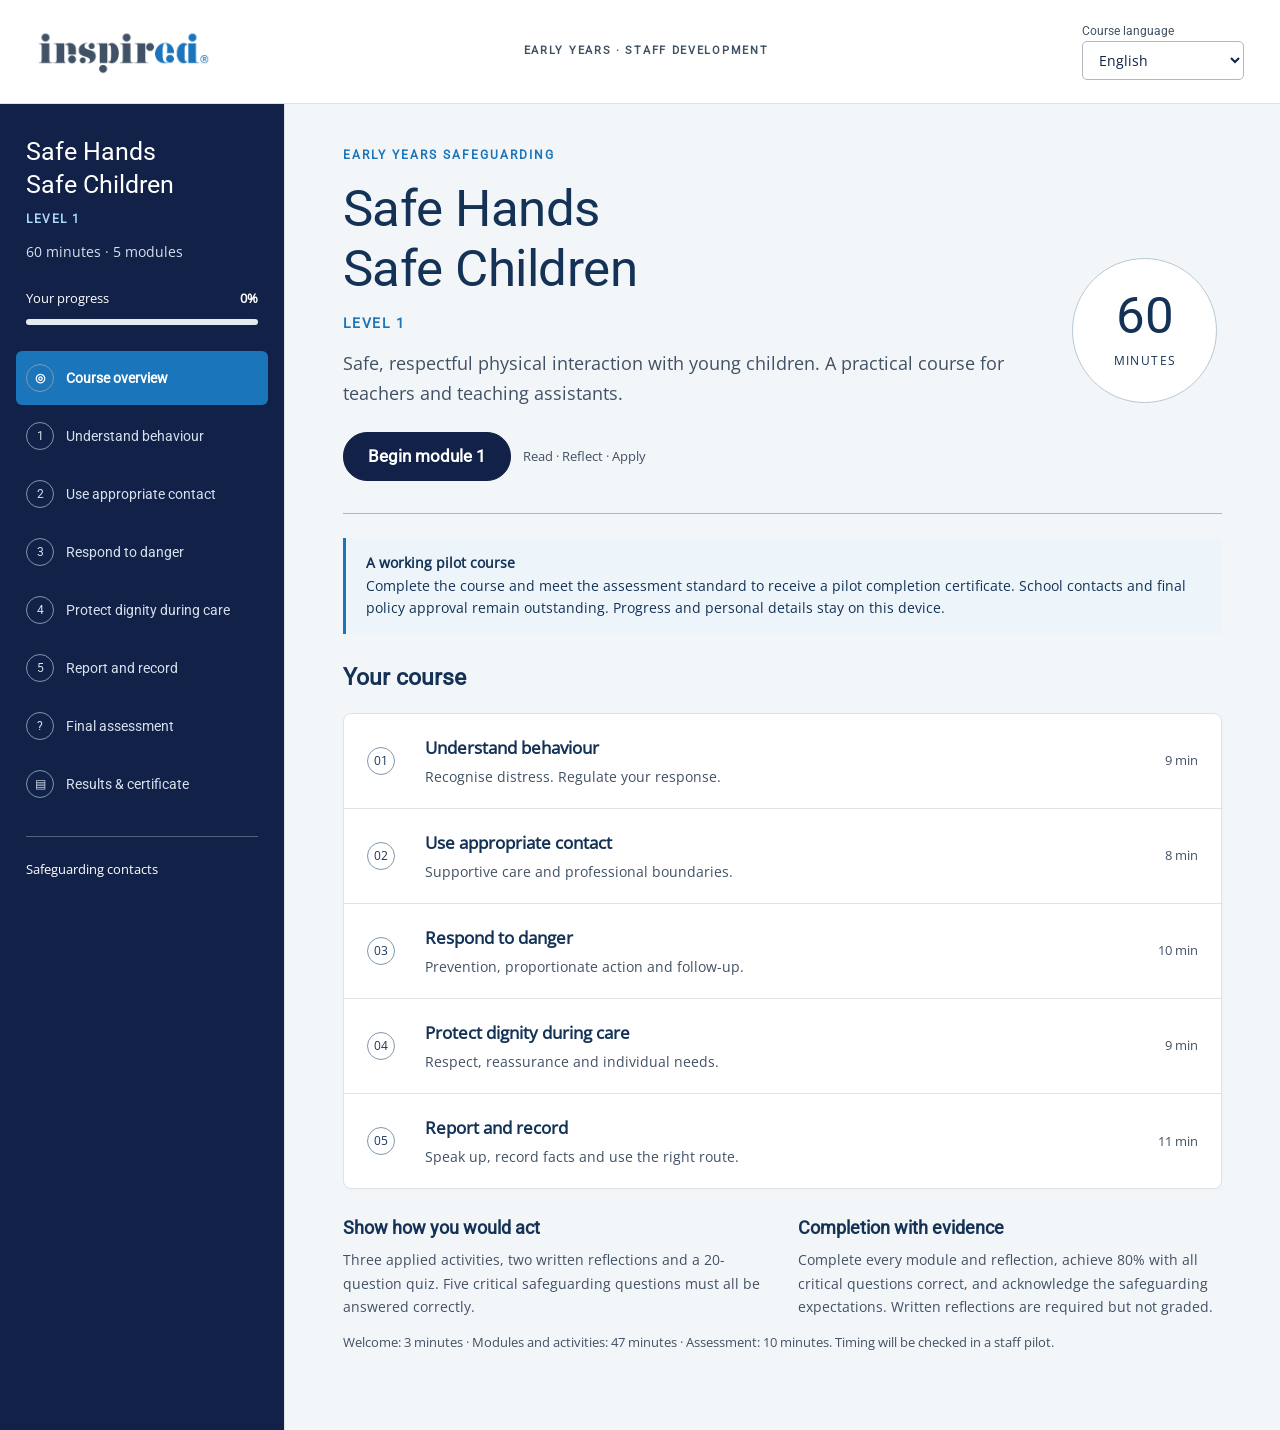
<file: index.html>
<!doctype html>
<html lang="en">
<head>
<meta charset="UTF-8">
<meta name="robots" content="noindex, nofollow">
<meta name="viewport" content="width=device-width, initial-scale=1">
<title>Safe Hands Safe Children – Level 1 · Inspired</title>
<meta name="description" content="Level 1: a one-hour Early Years course on respectful physical interaction, safeguarding and speaking up. Pilot course with automatic completion certificates.">
<link rel="icon" type="image/png" href="assets/brand/inspired-logo-colour.png">
<link rel="stylesheet" href="style.css">
<script src="course-data.js" defer></script>
<script src="course-data-fr.js" defer></script>
<script src="course-data-mfe.js" defer></script>
<script src="i18n.js" defer></script>
<script src="vendor/pdf-lib.min.js" defer></script>
<script src="certificate.js" defer></script>
<script src="app.js" defer></script>
</head>
<body>
<a class="skip" href="#main" data-i18n="skip">Skip to course</a>
<header>
<a class="brand" href="#home" aria-label="Inspired Education"><img src="assets/brand/inspired-logo-colour.png" alt="Inspired Education" width="193" height="71"></a>
<div class="header-title" data-i18n="headerTitle">EARLY YEARS · STAFF DEVELOPMENT</div>
<div class="language-control"><label for="language" data-i18n="language">Course language</label><select id="language"><option value="en" lang="en">English</option><option value="fr" lang="fr">Français</option><option value="mfe" lang="mfe">Kreol Morisien</option></select></div>
</header>
<div class="layout">
<aside>
<div class="course-name"><span data-i18n="courseLine1">Safe Hands</span><br><span data-i18n="courseLine2">Safe Children</span><span class="course-level" data-i18n="courseLevel">Level 1</span></div>
<div class="side-meta" data-i18n="sideMeta">60 minutes · 5 modules</div>
<div class="progress-label"><span data-i18n="progress">Your progress</span><strong id="percent">0%</strong></div>
<progress id="progress" max="5" value="0"></progress>
<nav id="nav" aria-label="Course navigation"></nav>
<div class="side-bottom"><a href="#contacts" data-i18n="contactsNav">Safeguarding contacts</a></div>
</aside>
<main id="main" tabindex="-1"></main>
</div>
<div id="toast" role="status" aria-live="polite"></div>
</body>
</html>
</file>
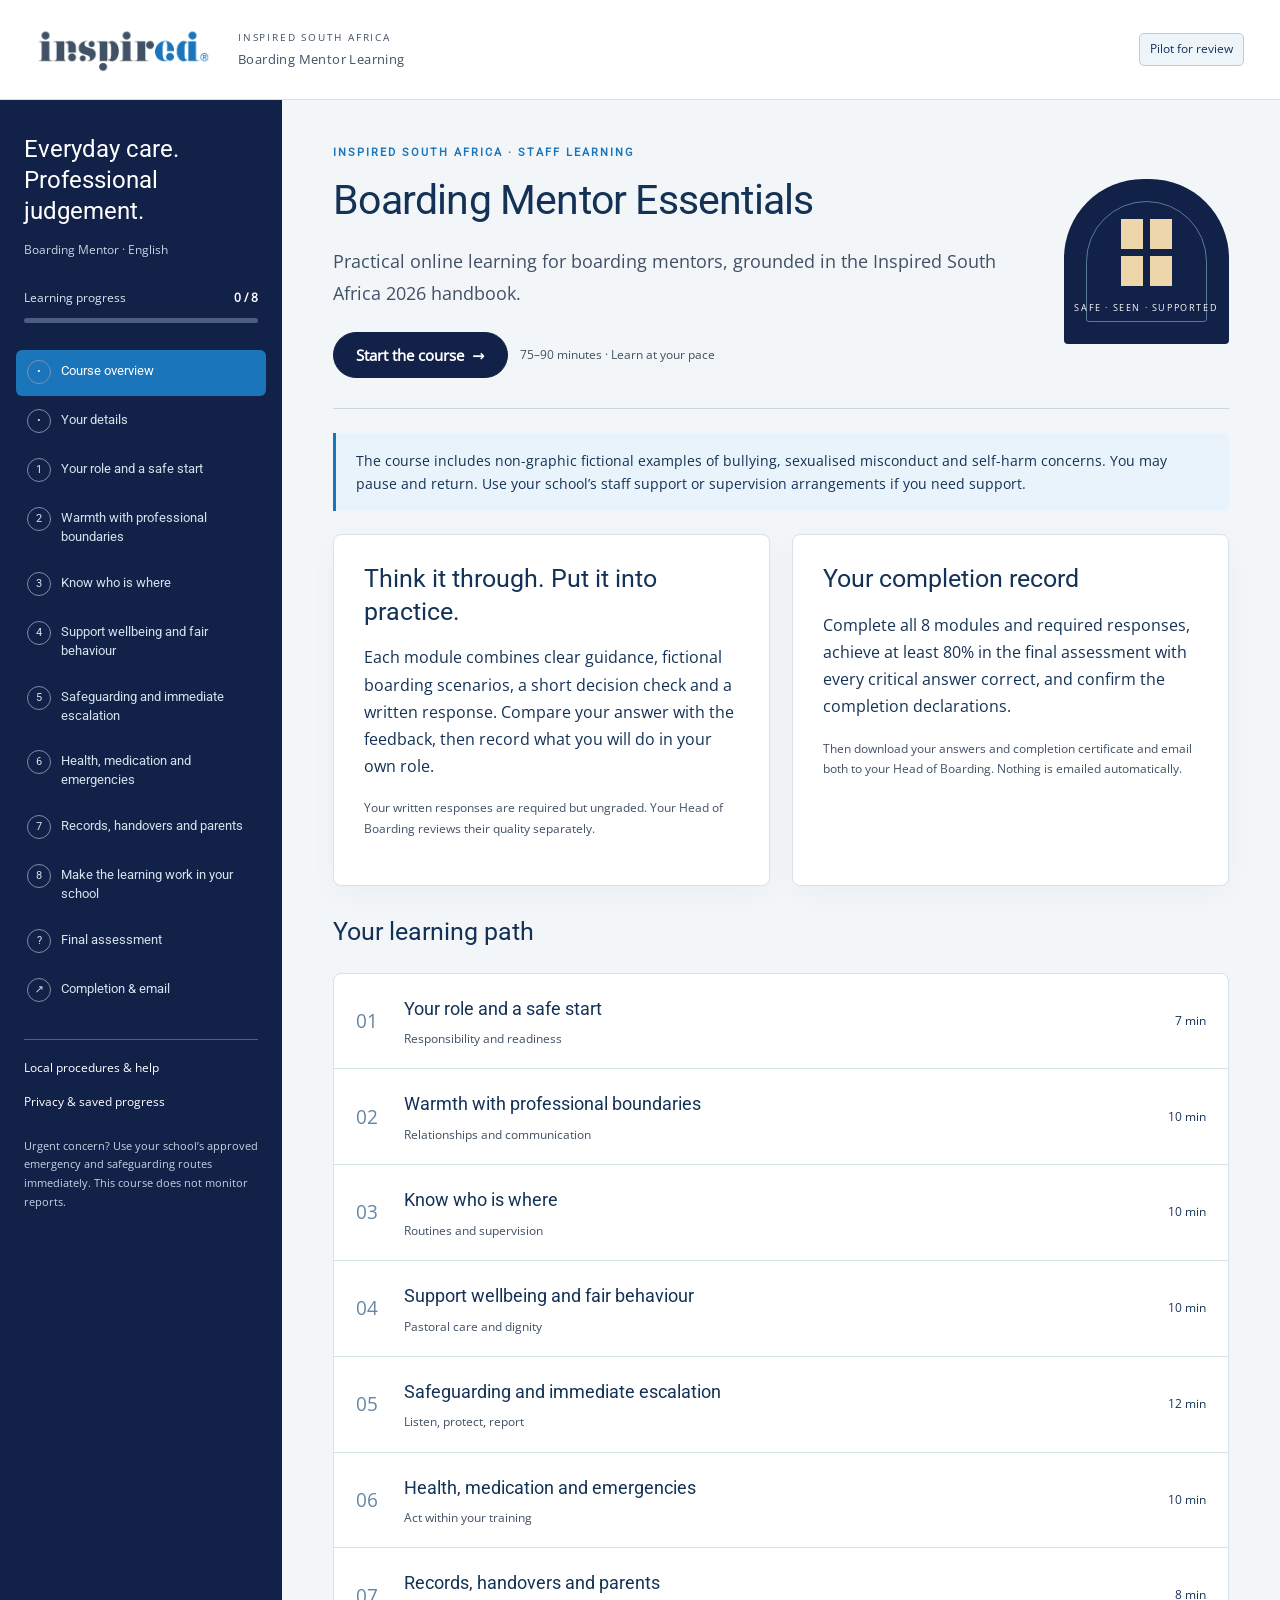
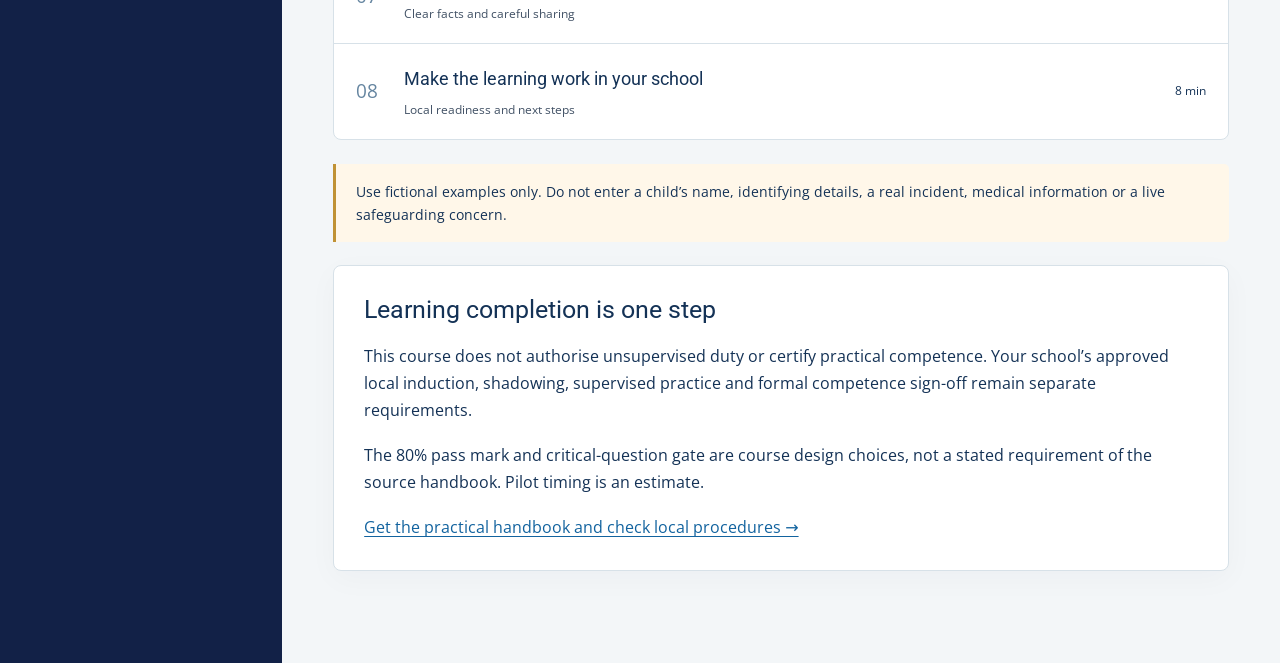
<file: boarding-mentors/index.html>
<!doctype html>
<html lang="en">
<head>
<meta charset="utf-8">
<meta name="viewport" content="width=device-width,initial-scale=1">
<meta name="robots" content="noindex,nofollow">
<meta name="theme-color" content="#122147">
<meta name="description" content="Inspired South Africa Boarding Mentor learning course: practical scenarios, reflection and a completion record.">
<title>Boarding Mentor | Inspired Education</title>
<link rel="stylesheet" href="style.css">
<script defer src="course-data.js"></script>
<script defer src="vendor/pdf-lib.min.js"></script>
<script defer src="certificate.js"></script>
<script defer src="app.js?v=062e404a7911"></script>
</head>
<body>
<a class="skip" href="#main">Skip to course content</a>
<header class="site-header"><a href="#home" aria-label="Boarding Mentor course home" class="brand"><img src="assets/brand/inspired-logo-colour.png" alt="Inspired Education" width="174" height="64"></a><div class="header-label">INSPIRED SOUTH AFRICA<br><strong>Boarding Mentor Learning</strong></div><span class="pilot-badge">Pilot for review</span></header>
<div class="shell">
<aside><div class="side-title">Everyday care.<br>Professional judgement.</div><p class="side-caption">Boarding Mentor · English</p><div class="progress-label"><span>Learning progress</span><strong id="progress-label">0 / 8</strong></div><progress id="progress" value="0" max="8" aria-label="Modules complete"></progress><details id="nav-disclosure" open><summary>Course navigation</summary><nav id="navigation" aria-label="Course navigation"></nav></details><div class="side-links"><a href="#local-guide">Local procedures &amp; help</a><a href="#privacy">Privacy &amp; saved progress</a></div><p class="side-note">Urgent concern? Use your school’s approved emergency and safeguarding routes immediately. This course does not monitor reports.</p></aside>
<main id="main" tabindex="-1"><p>Loading your course…</p></main>
</div>
<div id="toast" role="status" aria-live="polite"></div>
<div id="save-warning" class="storage-warning" role="alert" hidden></div>
<dialog id="reset-dialog" aria-labelledby="reset-title"><h2 id="reset-title">Clear this course’s saved work?</h2><p>This removes your details, responses, attempts and certificate reference from this browser. Download your answers and certificate first. It does not remove files you already downloaded or emails you sent.</p><div class="actions"><button id="reset-cancel" class="secondary">Keep my work</button><button id="reset-confirm" class="danger">Clear saved work</button></div></dialog>
<noscript><p class="noscript">JavaScript is needed to run the activities and create your completion record. Please enable it in this browser.</p></noscript>
</body>
</html>
</file>
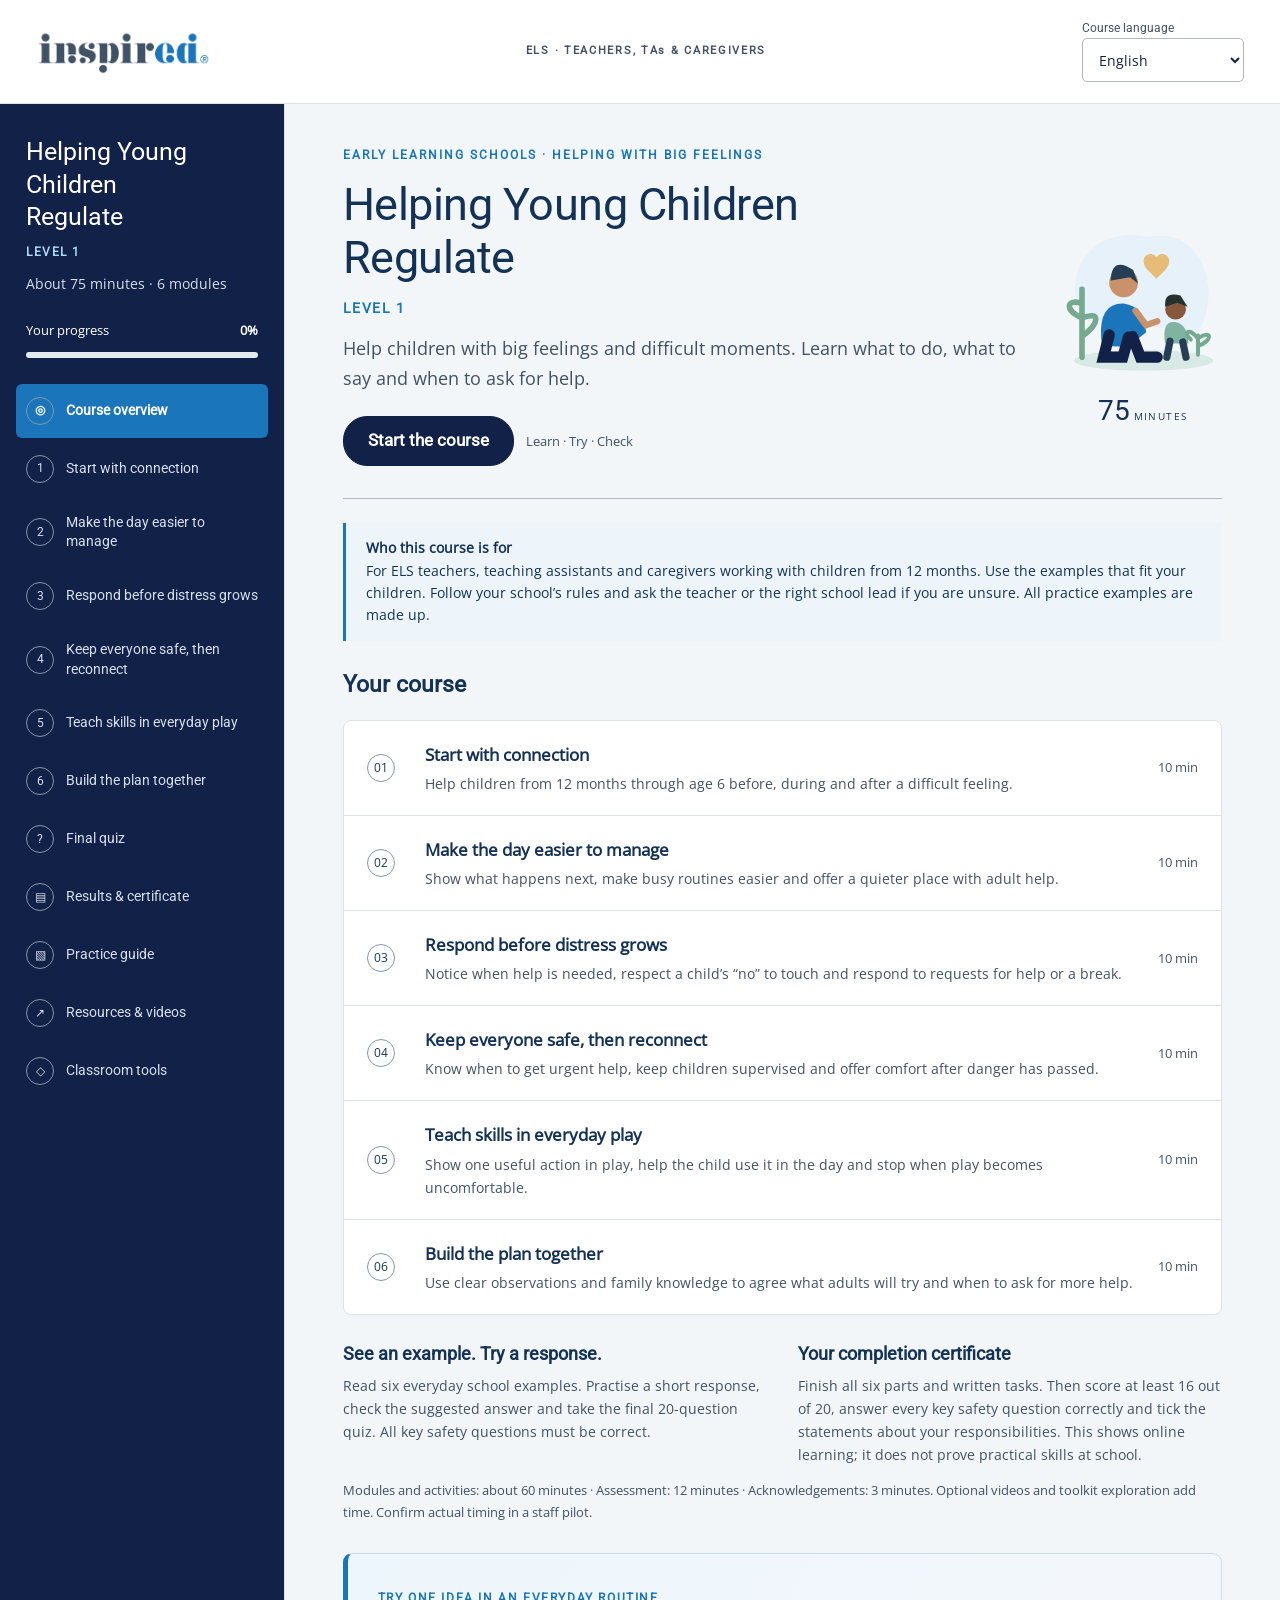
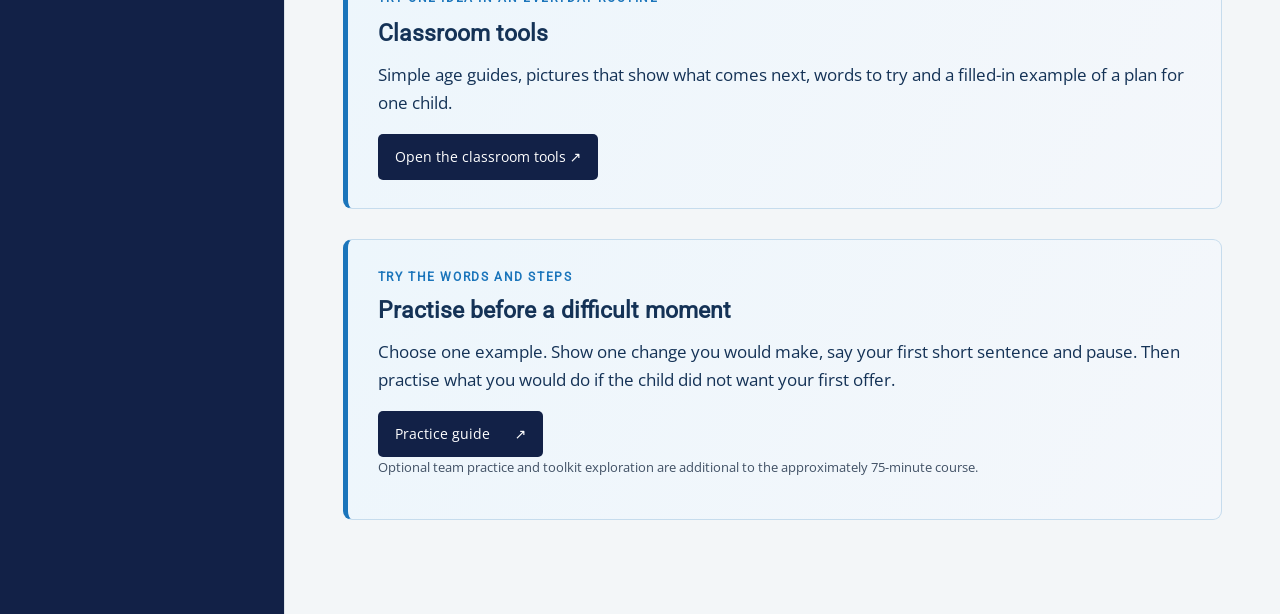
<file: co-regulation/index.html>
<!doctype html>
<html lang="en">
<head>
<meta charset="UTF-8">
<meta name="robots" content="noindex, nofollow">
<meta name="viewport" content="width=device-width, initial-scale=1">
<title>Helping Young Children Regulate – Level 1 · Inspired</title>
<meta name="description" content="An expanded 75-minute ELS staff course with age-adapted co-regulation, practical classroom tools and a completion certificate.">
<link rel="icon" type="image/png" href="assets/brand/inspired-logo-colour.png">
<link rel="stylesheet" href="style.css?v=1.1.2">
<script src="course-data.js?v=1.1.2" defer></script>
<script src="course-data-fr.js?v=1.1.2" defer></script>
<script src="course-data-mfe.js?v=1.1.2" defer></script>
<script src="course-extras.js?v=1.1.2" defer></script>
<script src="i18n.js?v=1.1.2" defer></script>
<script src="vendor/pdf-lib.min.js" defer></script>
<script src="certificate.js?v=1.1.2" defer></script>
<script src="extras.js?v=1.1.2" defer></script>
<script src="legacy-data.js?v=1.1.2" defer></script>
<script src="toolkit-data.js?v=1.1.2" defer></script>
<script src="toolkit.js?v=1.1.2" defer></script>
<script src="app.js?v=1.1.2" defer></script>
</head>
<body>
<a class="skip" href="#main" data-i18n="skip">Skip to course</a>
<header>
<a class="brand" href="#home" aria-label="Inspired Education"><img src="assets/brand/inspired-logo-colour.png" alt="Inspired Education" width="193" height="71"></a>
<div class="header-title" data-i18n="headerTitle">ELS · TEACHERS, TAs & CAREGIVERS</div>
<div class="language-control"><label for="language" data-i18n="language">Course language</label><select id="language"><option value="en" lang="en">English</option><option value="fr" lang="fr">Français</option><option value="mfe" lang="mfe">Kreol Morisien</option></select></div>
</header>
<div class="layout">
<aside>
<div class="course-name"><span data-i18n="courseLine1">Helping Young Children</span><br><span data-i18n="courseLine2">Regulate</span><span class="course-level" data-i18n="courseLevel">Level 1</span></div>
<div class="side-meta" data-i18n="sideMeta">About 75 minutes · 6 modules</div>
<div class="progress-label"><span data-i18n="progress">Your progress</span><strong id="percent">0%</strong></div>
<progress id="progress" max="6" value="0"></progress>
<nav id="nav" aria-label="Course navigation"></nav>

</aside>
<main id="main" tabindex="-1"></main>
</div>
<noscript>This course needs JavaScript to save your progress and display the modules. Please enable JavaScript in your browser.</noscript>
<div id="toast" role="status" aria-live="polite"></div>
</body>
</html>
</file>
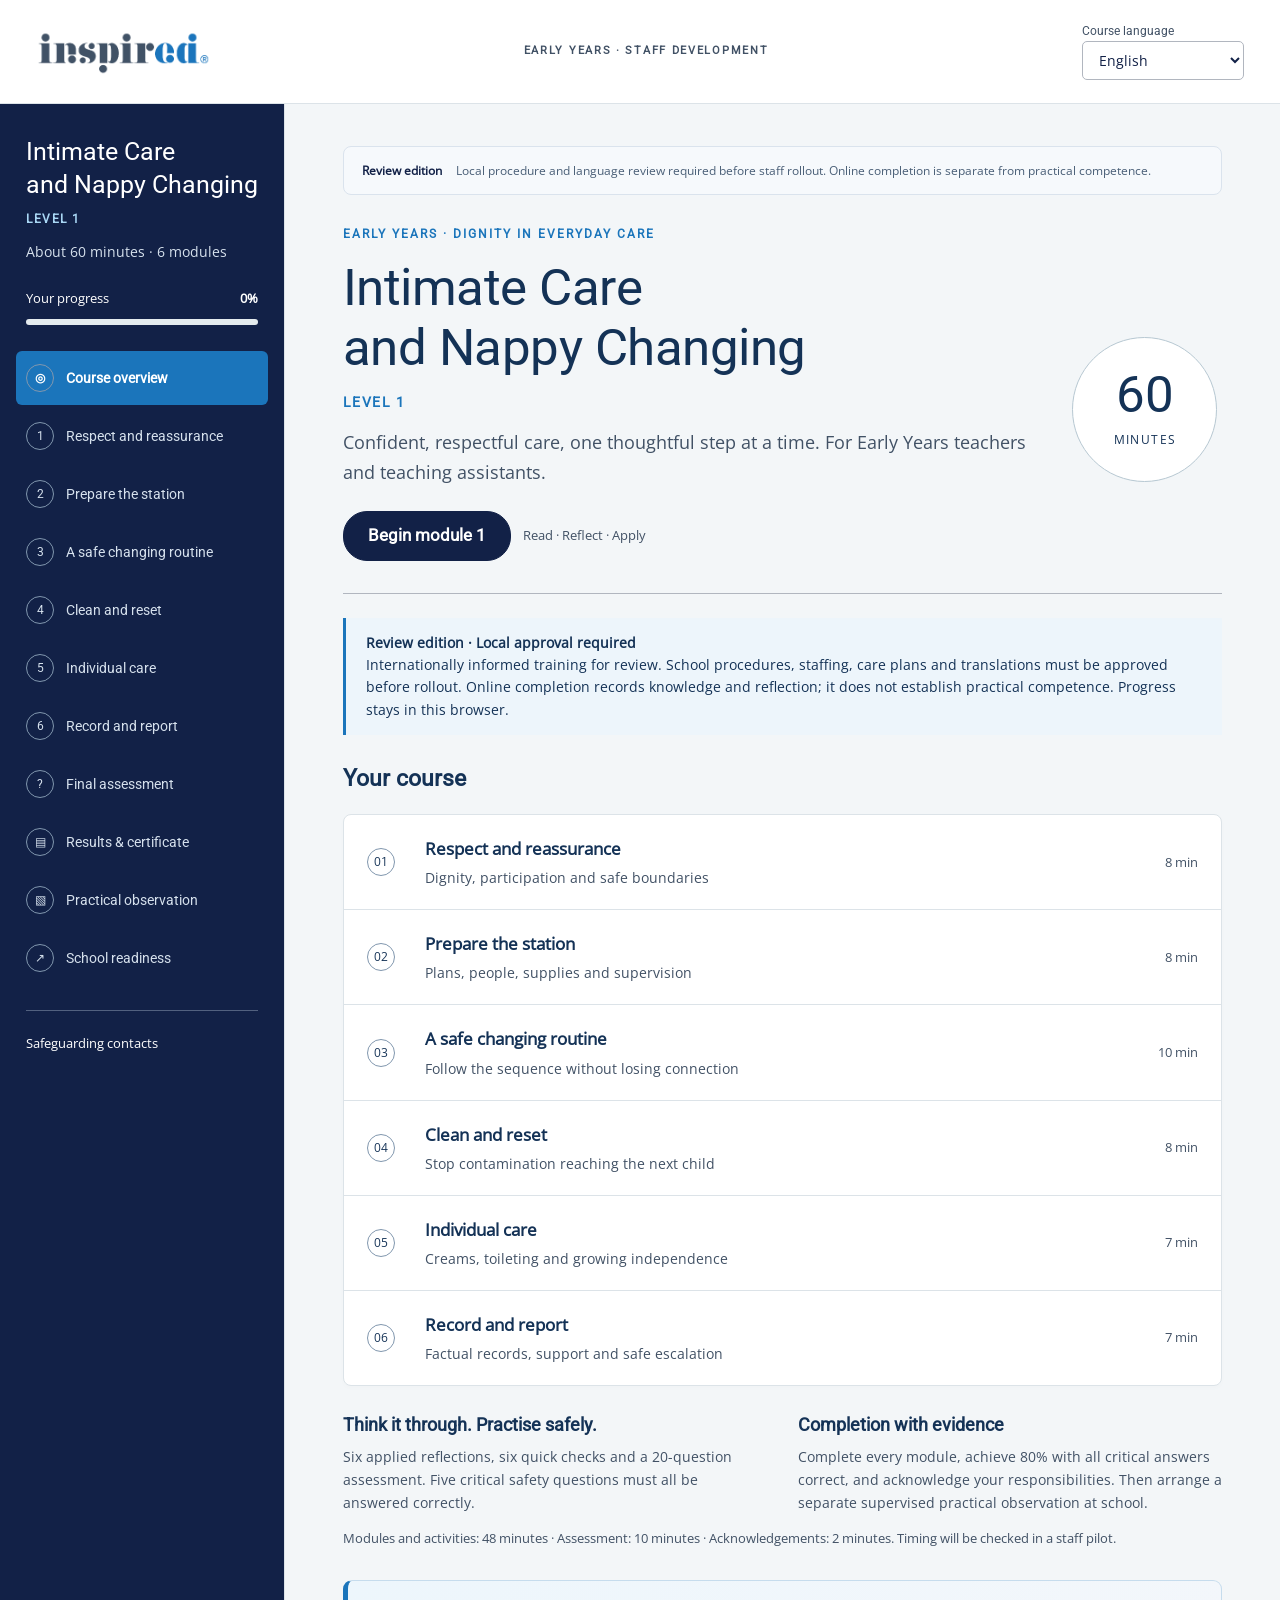
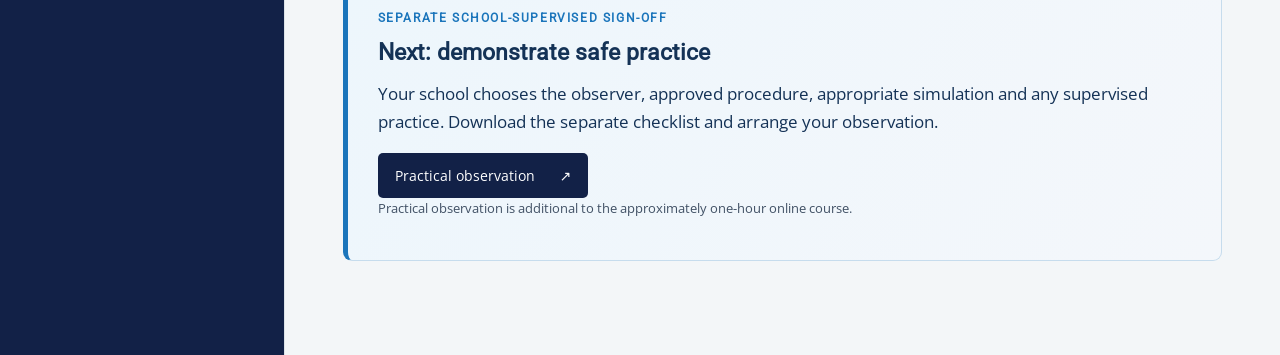
<file: intimate-care/index.html>
<!doctype html>
<html lang="en">
<head>
<meta charset="UTF-8">
<meta name="robots" content="noindex, nofollow">
<meta name="viewport" content="width=device-width, initial-scale=1">
<title>Intimate Care and Nappy Changing – Level 1 · Inspired</title>
<meta name="description" content="A one-hour intimate-care knowledge course. Six modules, illustrated explainers and a separate practical observation checklist. Review edition.">
<link rel="icon" type="image/png" href="assets/brand/inspired-logo-colour.png">
<link rel="stylesheet" href="style.css">
<script src="course-data.js" defer></script>
<script src="course-data-fr.js" defer></script>
<script src="course-data-mfe.js" defer></script>
<script src="course-extras.js" defer></script>
<script src="i18n.js" defer></script>
<script src="vendor/pdf-lib.min.js" defer></script>
<script src="certificate.js" defer></script>
<script src="extras.js" defer></script>
<script src="app.js" defer></script>
</head>
<body>
<a class="skip" href="#main" data-i18n="skip">Skip to course</a>
<header>
<a class="brand" href="#home" aria-label="Inspired Education"><img src="assets/brand/inspired-logo-colour.png" alt="Inspired Education" width="193" height="71"></a>
<div class="header-title" data-i18n="headerTitle">EARLY YEARS · STAFF DEVELOPMENT</div>
<div class="language-control"><label for="language" data-i18n="language">Course language</label><select id="language"><option value="en" lang="en">English</option><option value="fr" lang="fr">Français</option><option value="mfe" lang="mfe">Kreol Morisien</option></select></div>
</header>
<div class="layout">
<aside>
<div class="course-name"><span data-i18n="courseLine1">Intimate Care</span><br><span data-i18n="courseLine2">and Nappy Changing</span><span class="course-level" data-i18n="courseLevel">Level 1</span></div>
<div class="side-meta" data-i18n="sideMeta">About 60 minutes · 6 modules</div>
<div class="progress-label"><span data-i18n="progress">Your progress</span><strong id="percent">0%</strong></div>
<progress id="progress" max="6" value="0"></progress>
<nav id="nav" aria-label="Course navigation"></nav>
<div class="side-bottom"><a href="#contacts" data-i18n="contactsNav">Safeguarding contacts</a></div>
</aside>
<main id="main" tabindex="-1"></main>
</div>
<noscript>This course needs JavaScript to save your progress and display the modules. Please enable JavaScript in your browser.</noscript>
<div id="toast" role="status" aria-live="polite"></div>
</body>
</html>
</file>
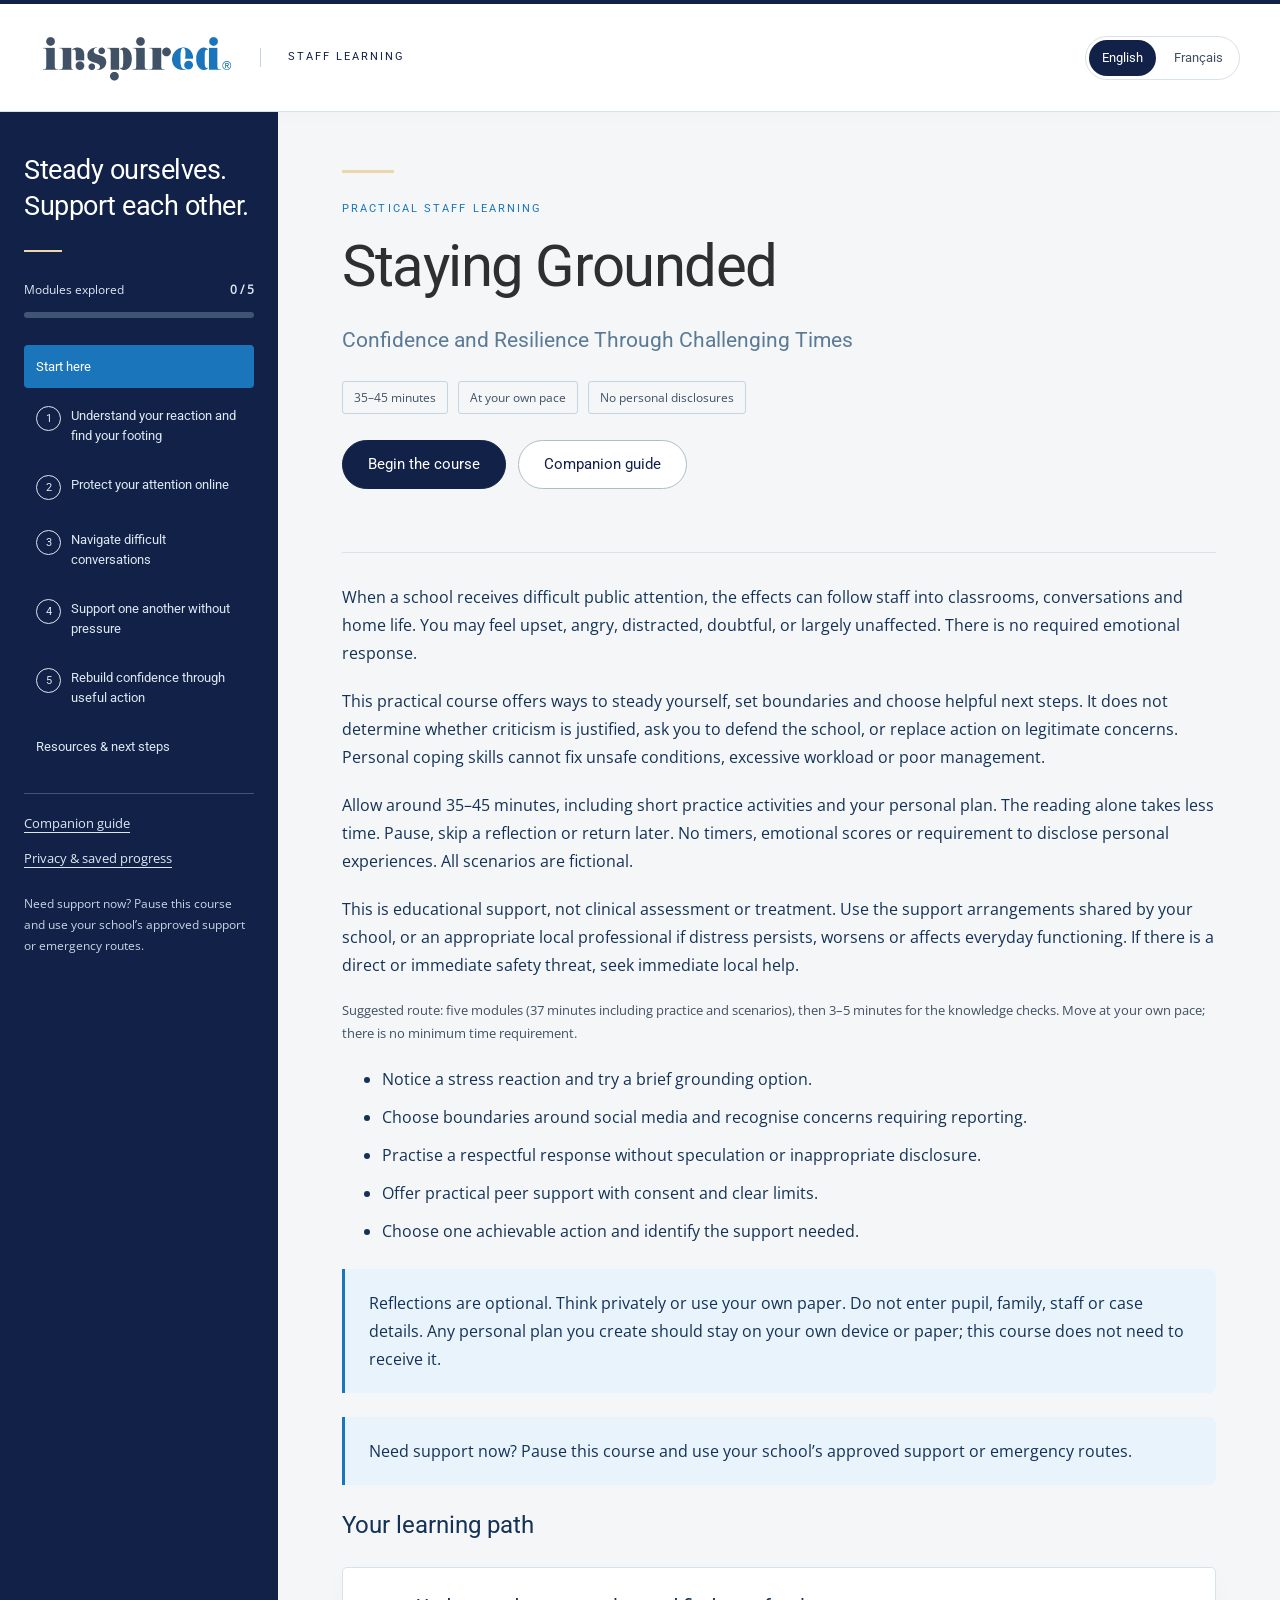
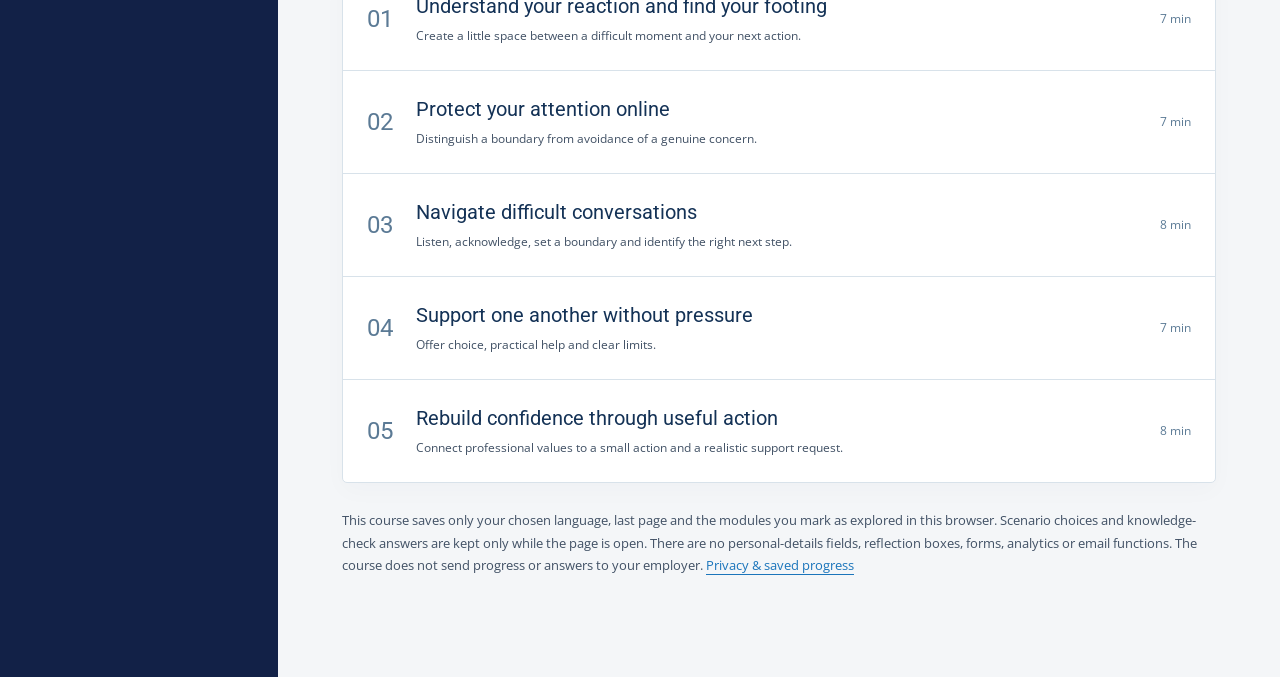
<file: staff-resilience/index.html>
<!doctype html>
<html lang="en"><head><meta charset="utf-8"><meta name="viewport" content="width=device-width,initial-scale=1"><meta name="robots" content="noindex,nofollow"><meta name="theme-color" content="#122147"><meta name="description" content="A practical English and French staff learning course on resilience, supportive teams and sustainable working practices."><title>Staff resilience | Résilience du personnel</title><link rel="stylesheet" href="style.css?v=20261015-brand1"><script defer src="course-data.js"></script><script defer src="app.js?v=20261015-brand1"></script></head>
<body><a class="skip" href="#main" id="skip">Skip to content</a><header><a class="brand" href="#home"><img src="assets/inspired-logo-colour.png" alt="Inspired Education" width="193" height="71"><span id="brand-sub">STAFF LEARNING</span></a><div class="languages" aria-label="Language / Langue"><button data-lang="en" lang="en">English</button><button data-lang="fr" lang="fr">Français</button></div></header><div class="layout"><aside id="sidebar"></aside><main id="main" tabindex="-1"><h1>Staff resilience / Résilience du personnel</h1><p>Loading the course… / Chargement du parcours…</p><p><a href="guide-en.html">English companion guide</a> · <a href="guide-fr.html">Guide pratique en français</a></p></main></div><div id="storage-warning" role="status" hidden></div><dialog id="reset-dialog" aria-labelledby="reset-title"><h2 id="reset-title"></h2><p id="reset-description"></p><div class="actions"><button id="reset-cancel" class="secondary"></button><button id="reset-confirm"></button></div></dialog><noscript><p class="notice">Interactive activities need JavaScript. Read the <a href="guide-en.html">English guide</a> instead. Les activités interactives nécessitent JavaScript. Consultez le <a href="guide-fr.html">guide français</a>.</p></noscript></body></html>
</file>
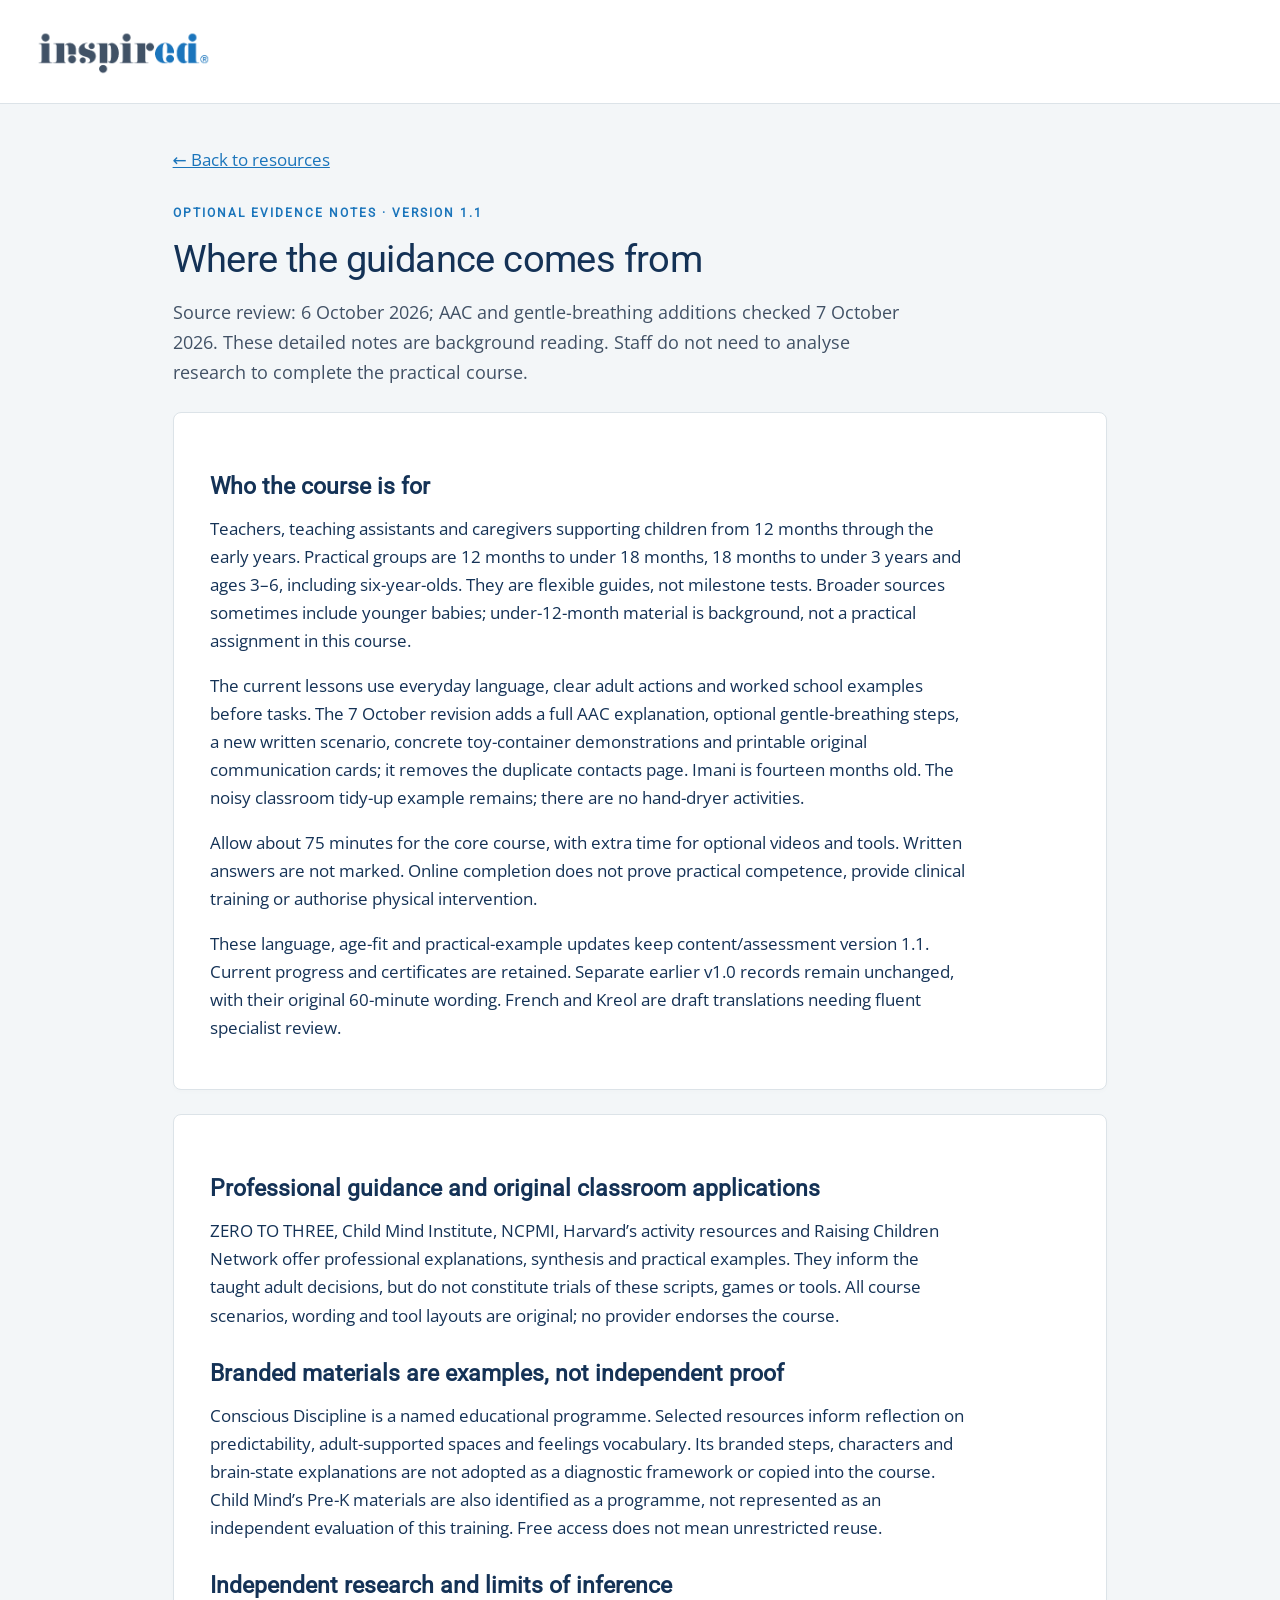
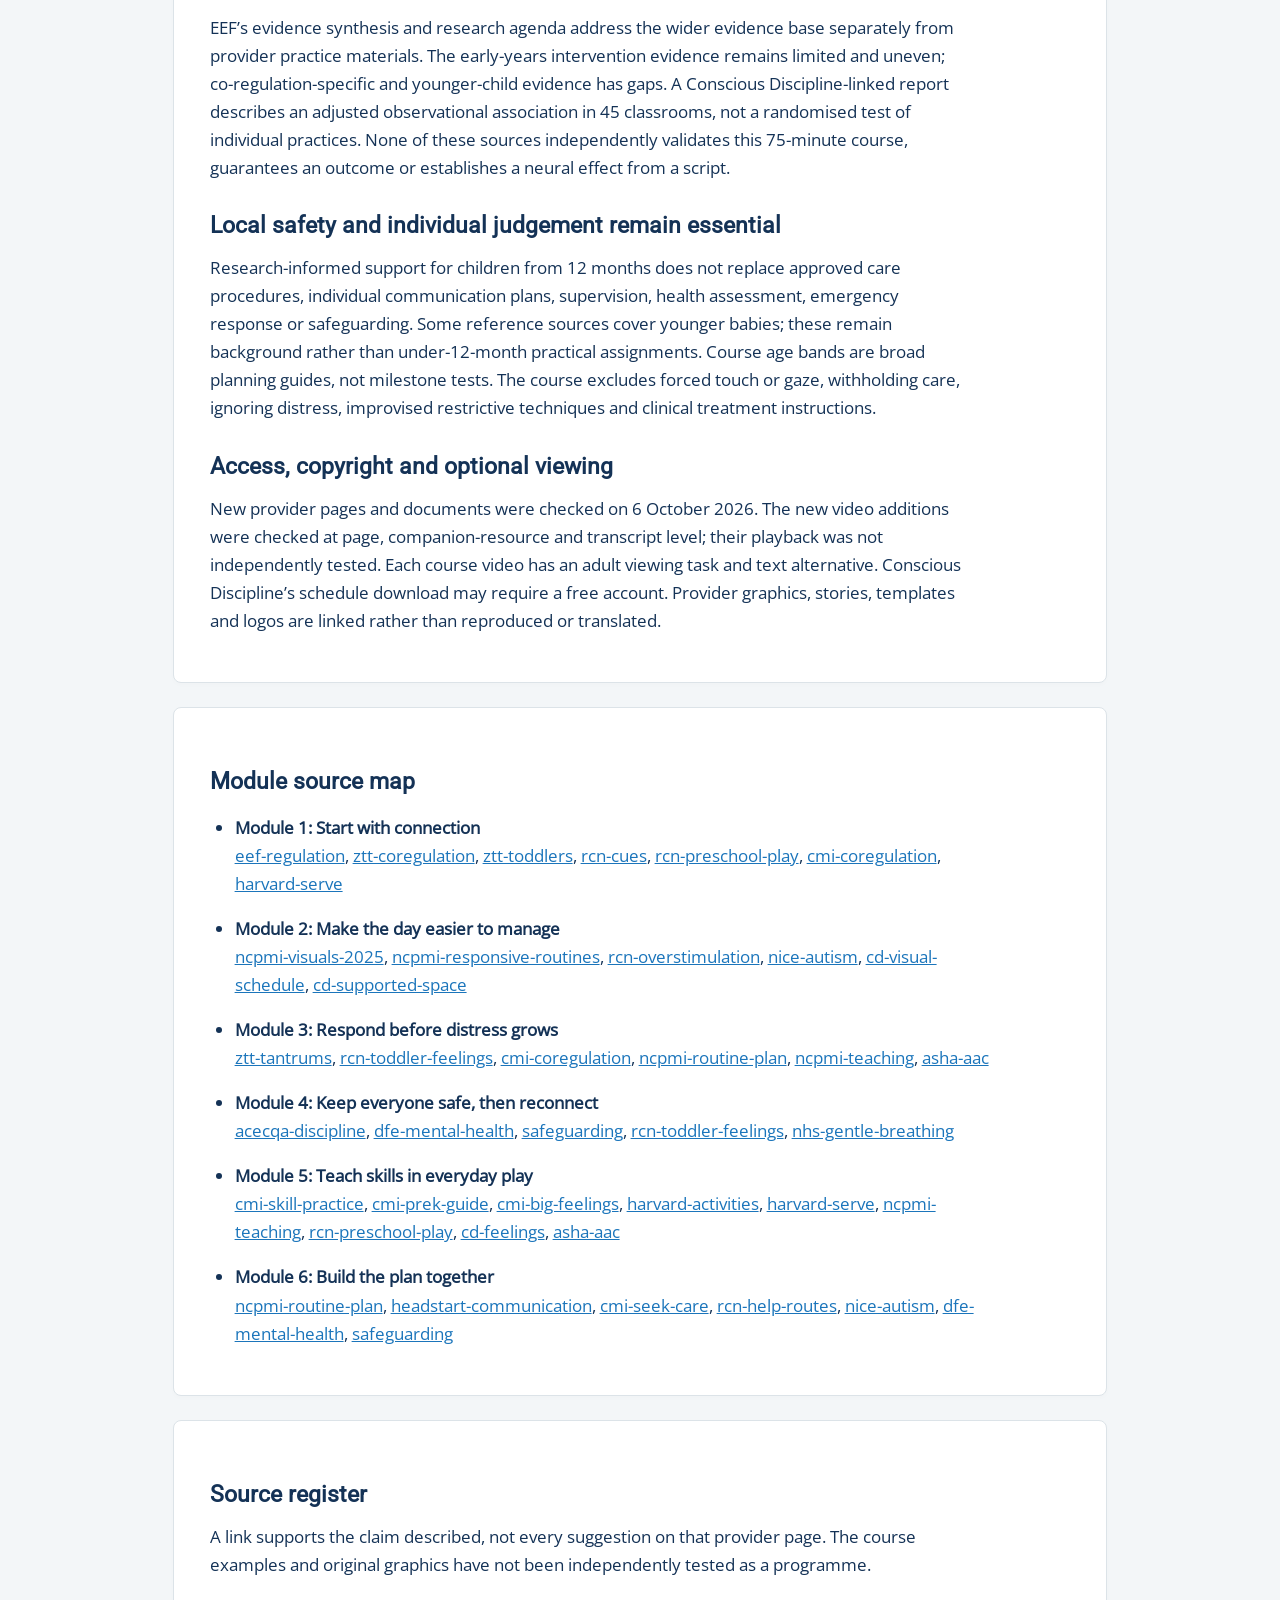
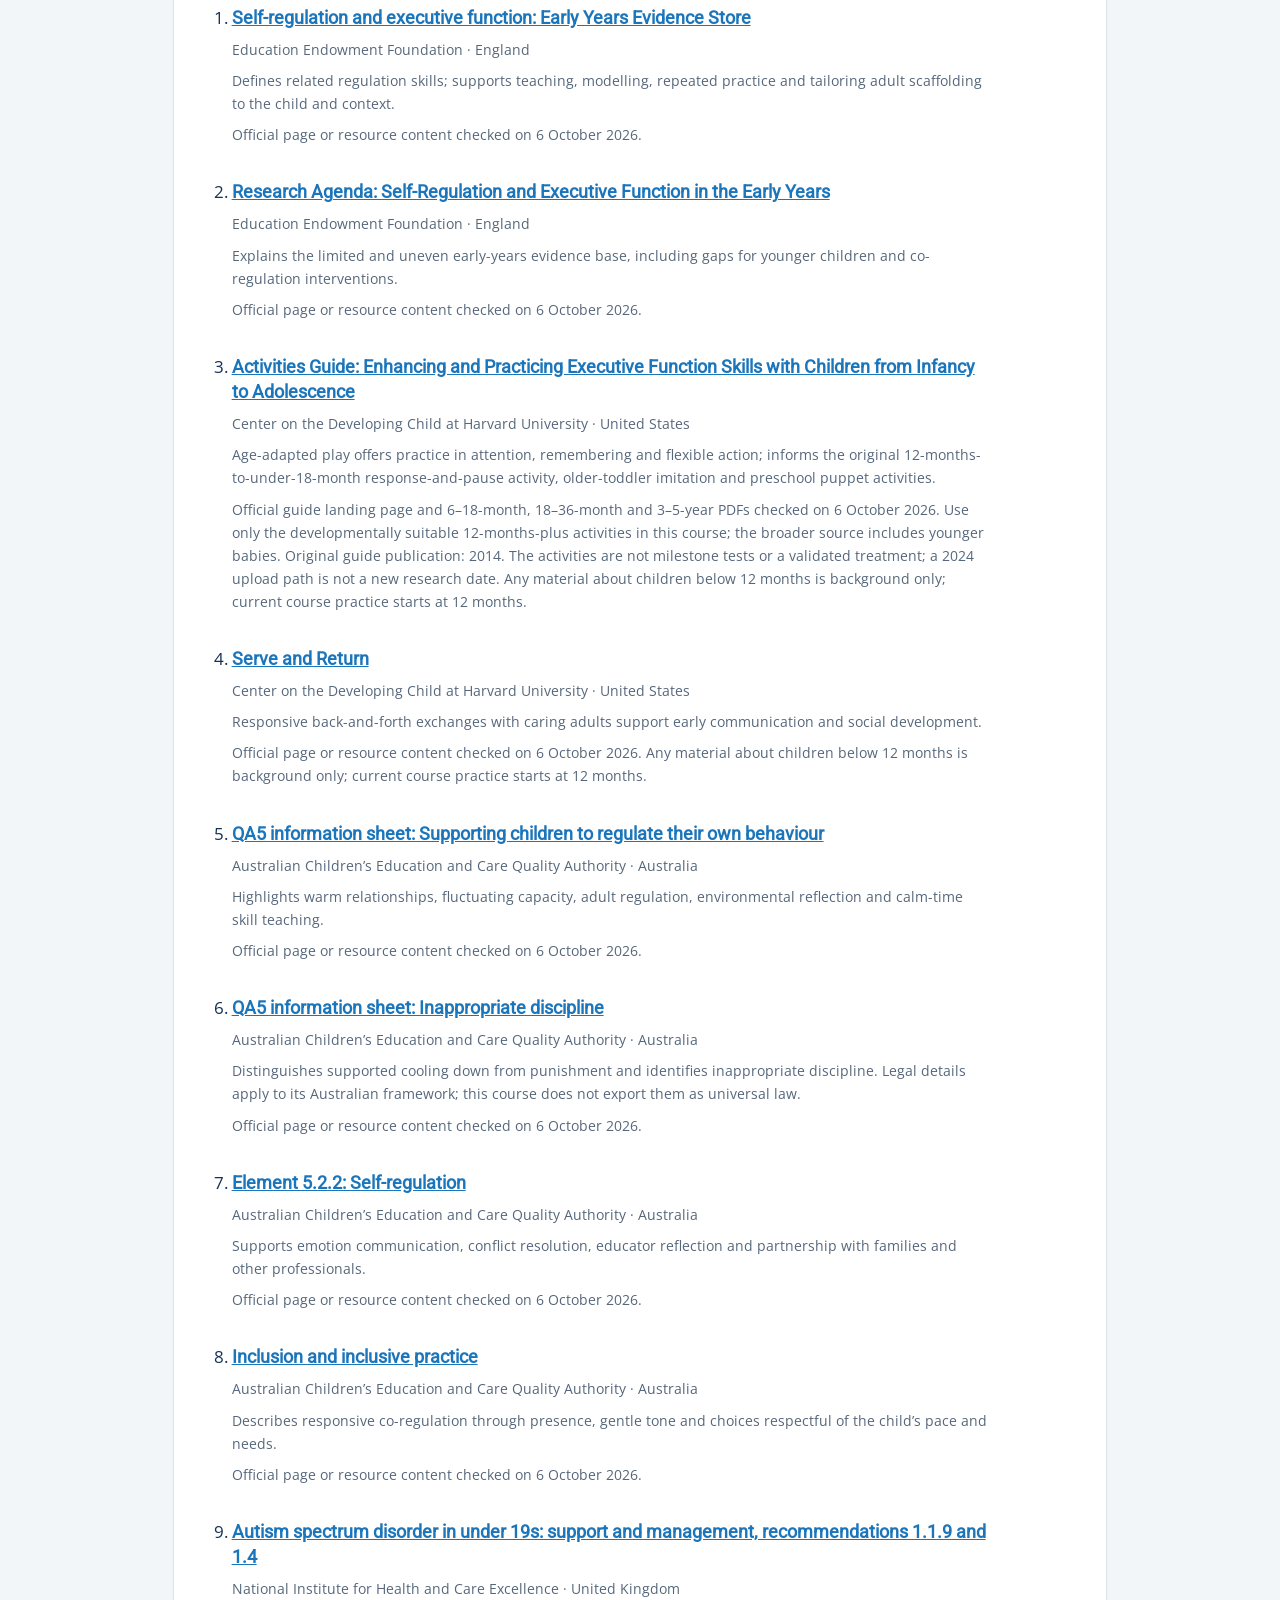
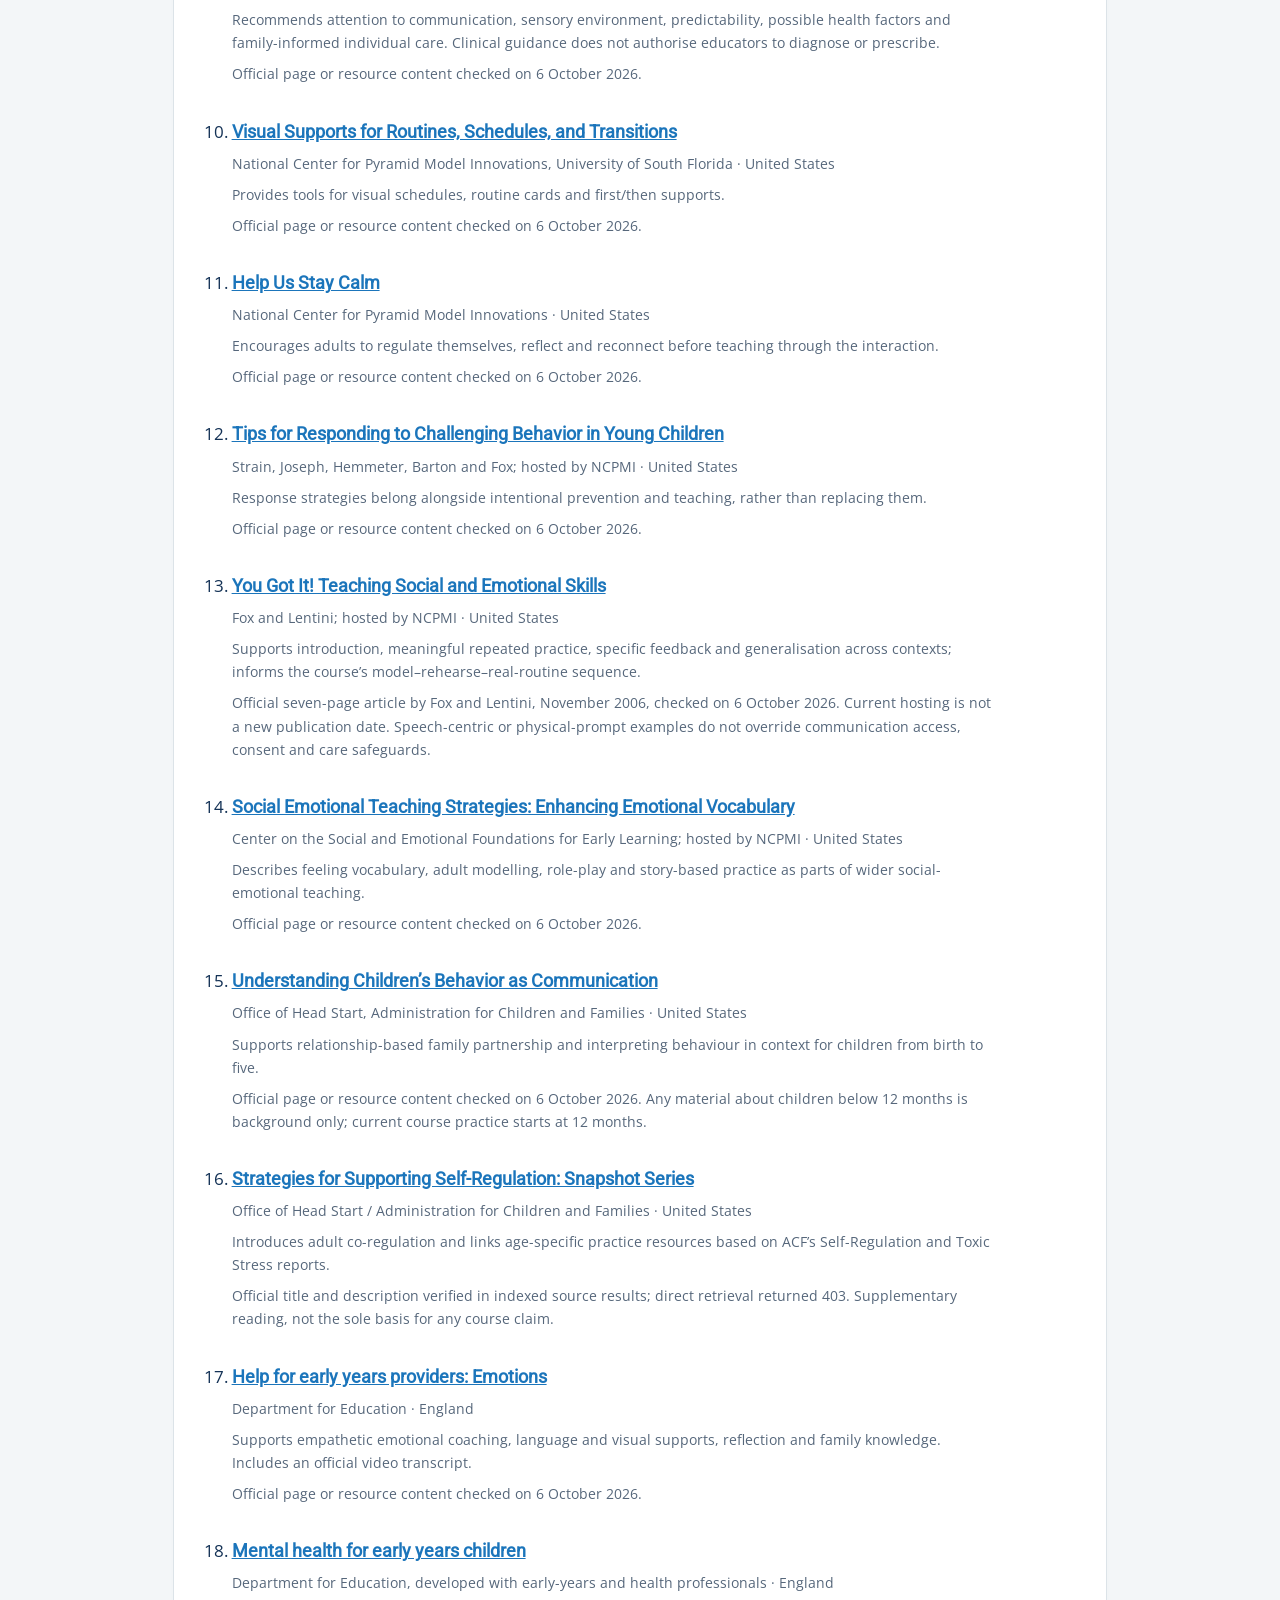
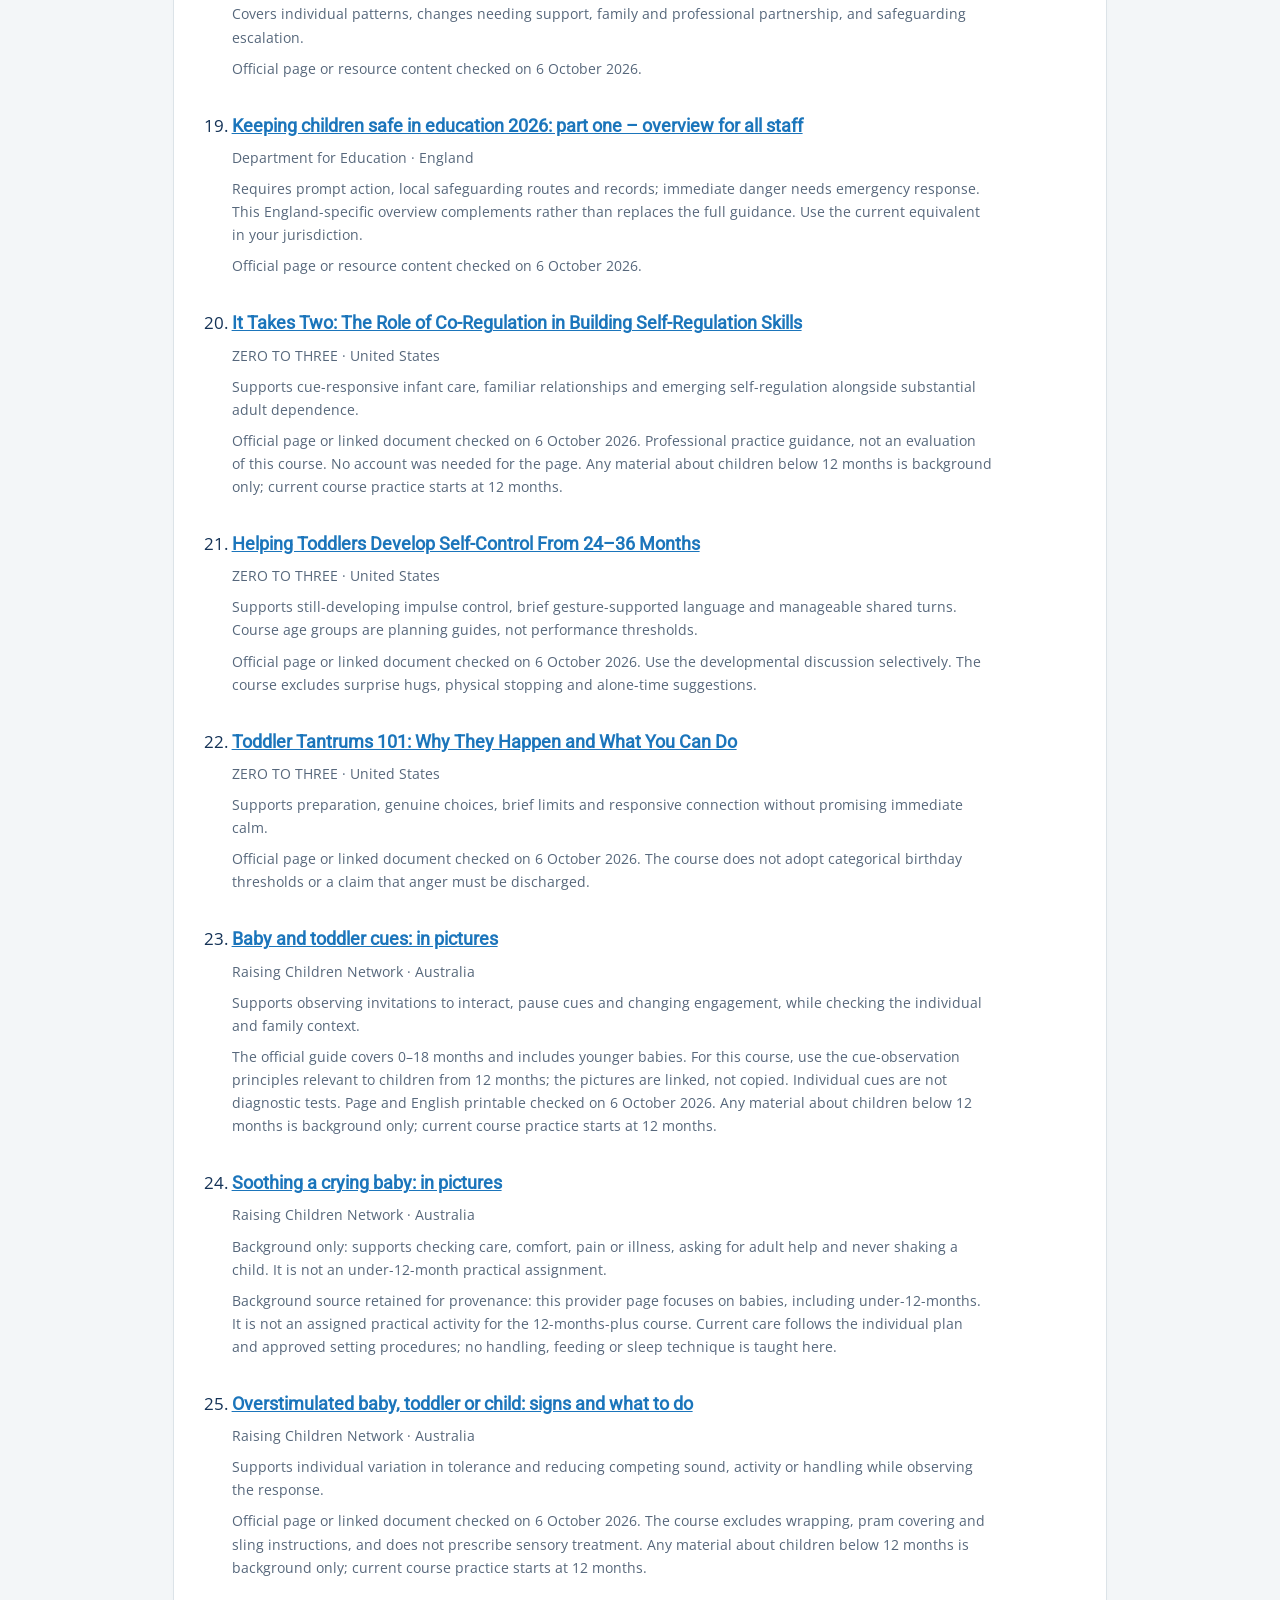
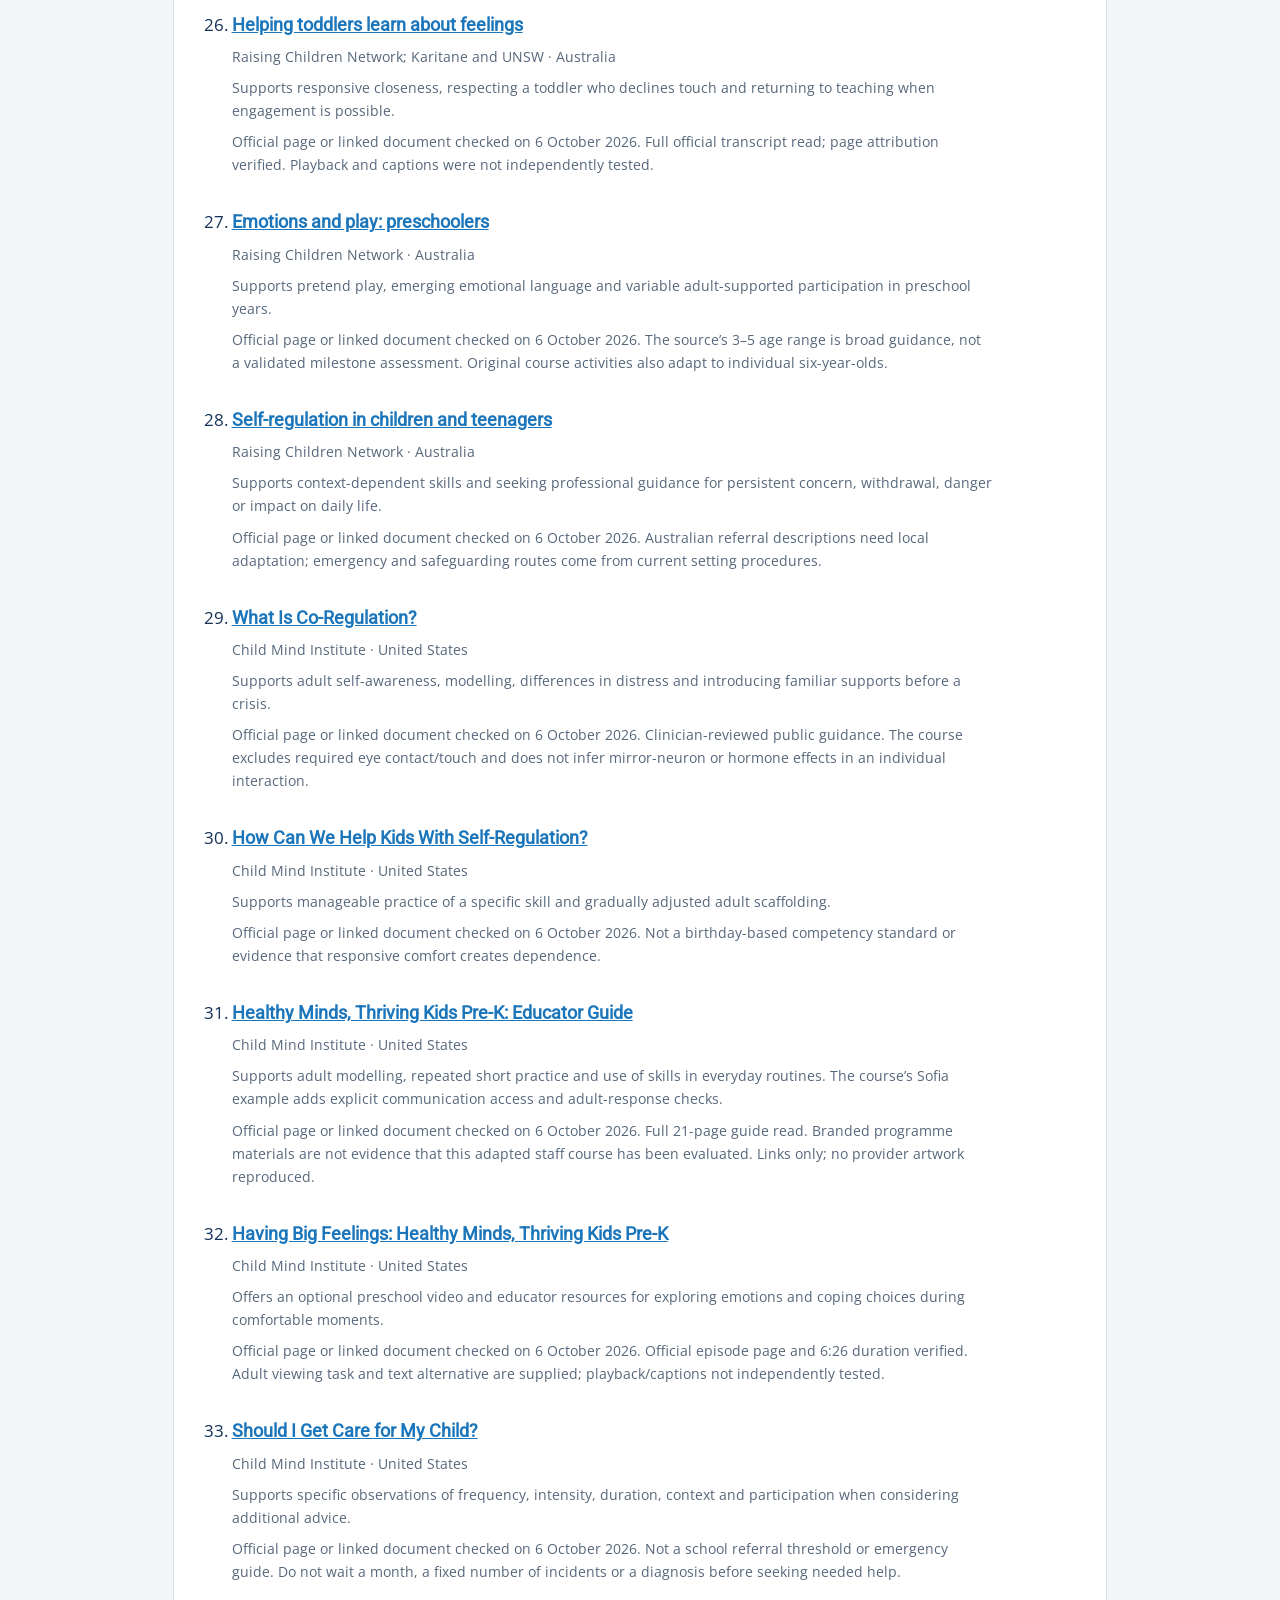
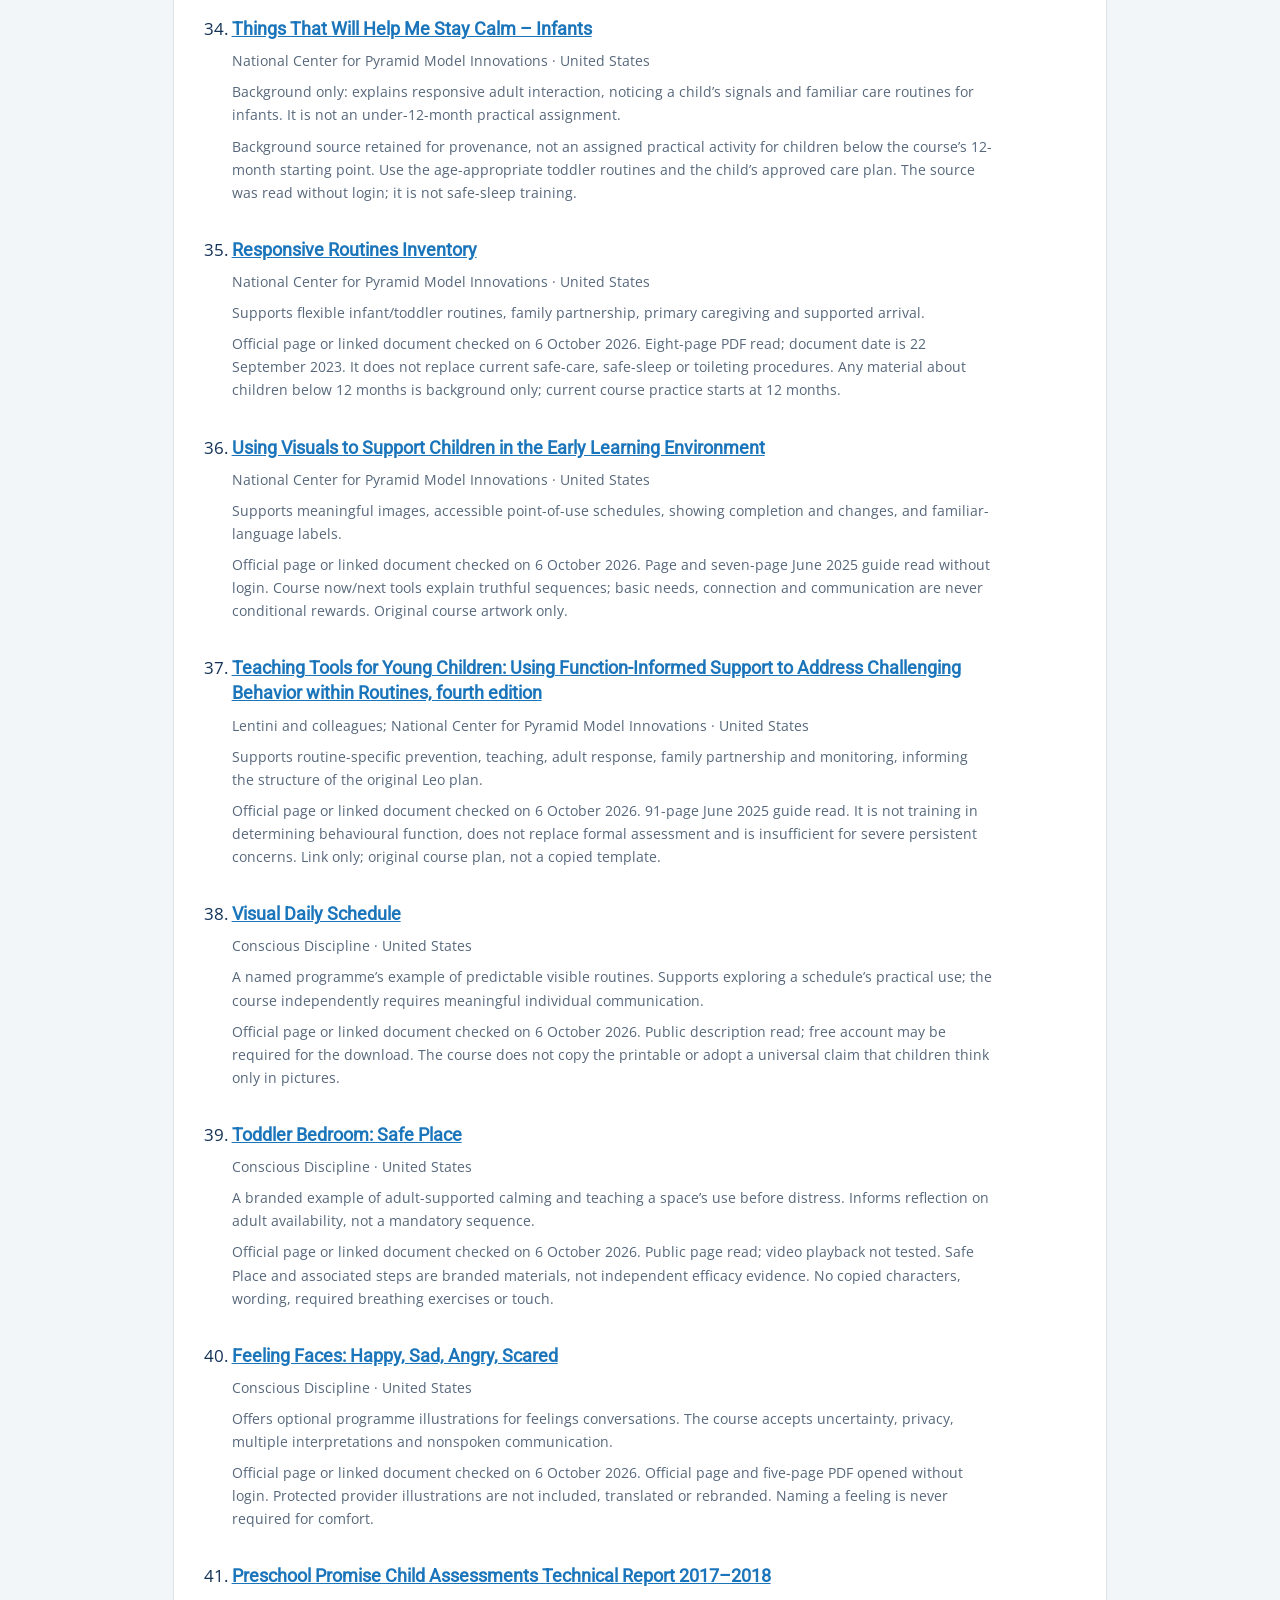
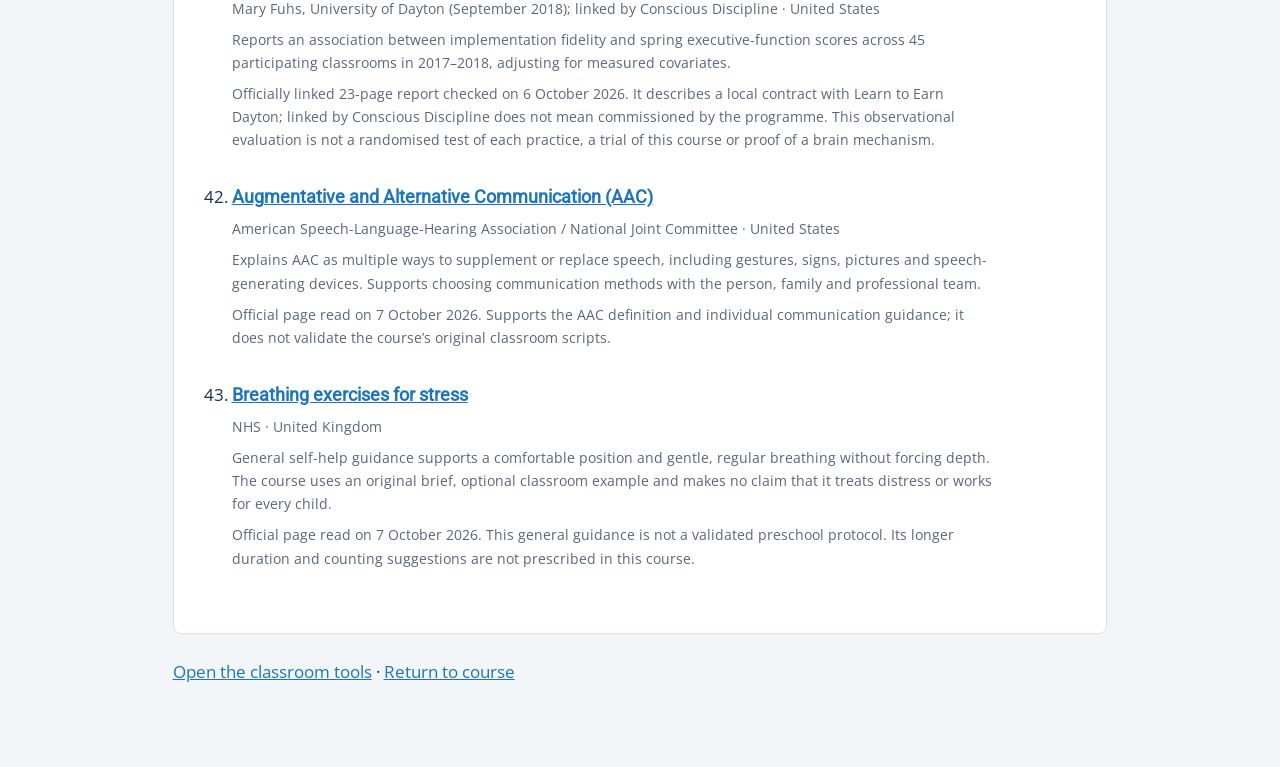
<file: co-regulation/course-notes.html>
<!doctype html><html lang="en"><head><meta charset="utf-8"><meta name="viewport" content="width=device-width,initial-scale=1"><meta name="robots" content="noindex,nofollow"><title>Evidence and scope · Co-regulation version 1.1</title><link rel="stylesheet" href="style.css?v=1.1.2"><style>main{max-width:1050px;margin:auto}.source-list h3{margin-bottom:6px}.source-list p{margin-bottom:8px}</style></head><body><header><a class="brand" href="./?v=1.1.2"><img src="assets/brand/inspired-logo-colour.png" alt="Inspired Education" width="174" height="64"></a></header><main><a href="./?v=1.1.2#resources">← Back to resources</a><div class="eyebrow" style="margin-top:30px">Optional evidence notes · Version 1.1</div><h1>Where the guidance comes from</h1><p class="lead">Source review: 6 October 2026; AAC and gentle-breathing additions checked 7 October 2026. These detailed notes are background reading. Staff do not need to analyse research to complete the practical course.</p><section class="paper"><h2>Who the course is for</h2><p>Teachers, teaching assistants and caregivers supporting children from 12 months through the early years. Practical groups are 12 months to under 18 months, 18 months to under 3 years and ages 3–6, including six-year-olds. They are flexible guides, not milestone tests. Broader sources sometimes include younger babies; under-12-month material is background, not a practical assignment in this course.</p><p>The current lessons use everyday language, clear adult actions and worked school examples before tasks. The 7 October revision adds a full AAC explanation, optional gentle-breathing steps, a new written scenario, concrete toy-container demonstrations and printable original communication cards; it removes the duplicate contacts page. Imani is fourteen months old. The noisy classroom tidy-up example remains; there are no hand-dryer activities.</p><p>Allow about 75 minutes for the core course, with extra time for optional videos and tools. Written answers are not marked. Online completion does not prove practical competence, provide clinical training or authorise physical intervention.</p><p>These language, age-fit and practical-example updates keep content/assessment version 1.1. Current progress and certificates are retained. Separate earlier v1.0 records remain unchanged, with their original 60-minute wording. French and Kreol are draft translations needing fluent specialist review.</p></section><section class="paper"><h2>Professional guidance and original classroom applications</h2><p>ZERO TO THREE, Child Mind Institute, NCPMI, Harvard’s activity resources and Raising Children Network offer professional explanations, synthesis and practical examples. They inform the taught adult decisions, but do not constitute trials of these scripts, games or tools. All course scenarios, wording and tool layouts are original; no provider endorses the course.</p><h2>Branded materials are examples, not independent proof</h2><p>Conscious Discipline is a named educational programme. Selected resources inform reflection on predictability, adult-supported spaces and feelings vocabulary. Its branded steps, characters and brain-state explanations are not adopted as a diagnostic framework or copied into the course. Child Mind’s Pre-K materials are also identified as a programme, not represented as an independent evaluation of this training. Free access does not mean unrestricted reuse.</p><h2>Independent research and limits of inference</h2><p>EEF’s evidence synthesis and research agenda address the wider evidence base separately from provider practice materials. The early-years intervention evidence remains limited and uneven; co-regulation-specific and younger-child evidence has gaps. A Conscious Discipline-linked report describes an adjusted observational association in 45 classrooms, not a randomised test of individual practices. None of these sources independently validates this 75-minute course, guarantees an outcome or establishes a neural effect from a script.</p><h2>Local safety and individual judgement remain essential</h2><p>Research-informed support for children from 12 months does not replace approved care procedures, individual communication plans, supervision, health assessment, emergency response or safeguarding. Some reference sources cover younger babies; these remain background rather than under-12-month practical assignments. Course age bands are broad planning guides, not milestone tests. The course excludes forced touch or gaze, withholding care, ignoring distress, improvised restrictive techniques and clinical treatment instructions.</p><h2>Access, copyright and optional viewing</h2><p>New provider pages and documents were checked on 6 October 2026. The new video additions were checked at page, companion-resource and transcript level; their playback was not independently tested. Each course video has an adult viewing task and text alternative. Conscious Discipline’s schedule download may require a free account. Provider graphics, stories, templates and logos are linked rather than reproduced or translated.</p></section><section class="paper"><h2>Module source map</h2><ul><li><strong>Module 1: Start with connection</strong><p><a href="#eef-regulation">eef-regulation</a>, <a href="#ztt-coregulation">ztt-coregulation</a>, <a href="#ztt-toddlers">ztt-toddlers</a>, <a href="#rcn-cues">rcn-cues</a>, <a href="#rcn-preschool-play">rcn-preschool-play</a>, <a href="#cmi-coregulation">cmi-coregulation</a>, <a href="#harvard-serve">harvard-serve</a></p></li><li><strong>Module 2: Make the day easier to manage</strong><p><a href="#ncpmi-visuals-2025">ncpmi-visuals-2025</a>, <a href="#ncpmi-responsive-routines">ncpmi-responsive-routines</a>, <a href="#rcn-overstimulation">rcn-overstimulation</a>, <a href="#nice-autism">nice-autism</a>, <a href="#cd-visual-schedule">cd-visual-schedule</a>, <a href="#cd-supported-space">cd-supported-space</a></p></li><li><strong>Module 3: Respond before distress grows</strong><p><a href="#ztt-tantrums">ztt-tantrums</a>, <a href="#rcn-toddler-feelings">rcn-toddler-feelings</a>, <a href="#cmi-coregulation">cmi-coregulation</a>, <a href="#ncpmi-routine-plan">ncpmi-routine-plan</a>, <a href="#ncpmi-teaching">ncpmi-teaching</a>, <a href="#asha-aac">asha-aac</a></p></li><li><strong>Module 4: Keep everyone safe, then reconnect</strong><p><a href="#acecqa-discipline">acecqa-discipline</a>, <a href="#dfe-mental-health">dfe-mental-health</a>, <a href="#safeguarding">safeguarding</a>, <a href="#rcn-toddler-feelings">rcn-toddler-feelings</a>, <a href="#nhs-gentle-breathing">nhs-gentle-breathing</a></p></li><li><strong>Module 5: Teach skills in everyday play</strong><p><a href="#cmi-skill-practice">cmi-skill-practice</a>, <a href="#cmi-prek-guide">cmi-prek-guide</a>, <a href="#cmi-big-feelings">cmi-big-feelings</a>, <a href="#harvard-activities">harvard-activities</a>, <a href="#harvard-serve">harvard-serve</a>, <a href="#ncpmi-teaching">ncpmi-teaching</a>, <a href="#rcn-preschool-play">rcn-preschool-play</a>, <a href="#cd-feelings">cd-feelings</a>, <a href="#asha-aac">asha-aac</a></p></li><li><strong>Module 6: Build the plan together</strong><p><a href="#ncpmi-routine-plan">ncpmi-routine-plan</a>, <a href="#headstart-communication">headstart-communication</a>, <a href="#cmi-seek-care">cmi-seek-care</a>, <a href="#rcn-help-routes">rcn-help-routes</a>, <a href="#nice-autism">nice-autism</a>, <a href="#dfe-mental-health">dfe-mental-health</a>, <a href="#safeguarding">safeguarding</a></p></li></ul></section><section class="paper"><h2>Source register</h2><p>A link supports the claim described, not every suggestion on that provider page. The course examples and original graphics have not been independently tested as a programme.</p><ol class="source-list"><li id="eef-regulation"><h3><a href="https://educationendowmentfoundation.org.uk/early-years/evidence-store/self-regulation-and-executive-function" target="_blank" rel="noopener noreferrer">Self-regulation and executive function: Early Years Evidence Store</a></h3><p>Education Endowment Foundation · England</p><p>Defines related regulation skills; supports teaching, modelling, repeated practice and tailoring adult scaffolding to the child and context.</p><p class="micro">Official page or resource content checked on 6 October 2026.</p></li><li id="eef-evidence"><h3><a href="https://educationendowmentfoundation.org.uk/projects-and-evaluation/research-agenda-themes-priority-areas/research-agenda-theme-self-regulation-and-executive-function-sref-in-the-early-years" target="_blank" rel="noopener noreferrer">Research Agenda: Self-Regulation and Executive Function in the Early Years</a></h3><p>Education Endowment Foundation · England</p><p>Explains the limited and uneven early-years evidence base, including gaps for younger children and co-regulation interventions.</p><p class="micro">Official page or resource content checked on 6 October 2026.</p></li><li id="harvard-activities"><h3><a href="https://developingchild.harvard.edu/resources/handouts-tools/activities-guide-enhancing-and-practicing-executive-function-skills/" target="_blank" rel="noopener noreferrer">Activities Guide: Enhancing and Practicing Executive Function Skills with Children from Infancy to Adolescence</a></h3><p>Center on the Developing Child at Harvard University · United States</p><p>Age-adapted play offers practice in attention, remembering and flexible action; informs the original 12-months-to-under-18-month response-and-pause activity, older-toddler imitation and preschool puppet activities.</p><p class="micro">Official guide landing page and 6–18-month, 18–36-month and 3–5-year PDFs checked on 6 October 2026. Use only the developmentally suitable 12-months-plus activities in this course; the broader source includes younger babies. Original guide publication: 2014. The activities are not milestone tests or a validated treatment; a 2024 upload path is not a new research date. Any material about children below 12 months is background only; current course practice starts at 12 months.</p></li><li id="harvard-serve"><h3><a href="https://developingchild.harvard.edu/key-concept/serve-and-return/" target="_blank" rel="noopener noreferrer">Serve and Return</a></h3><p>Center on the Developing Child at Harvard University · United States</p><p>Responsive back-and-forth exchanges with caring adults support early communication and social development.</p><p class="micro">Official page or resource content checked on 6 October 2026. Any material about children below 12 months is background only; current course practice starts at 12 months.</p></li><li id="acecqa-regulation"><h3><a href="https://www.acecqa.gov.au/qa5-information-sheet-supporting-children-regulate-their-own-behaviour" target="_blank" rel="noopener noreferrer">QA5 information sheet: Supporting children to regulate their own behaviour</a></h3><p>Australian Children’s Education and Care Quality Authority · Australia</p><p>Highlights warm relationships, fluctuating capacity, adult regulation, environmental reflection and calm-time skill teaching.</p><p class="micro">Official page or resource content checked on 6 October 2026.</p></li><li id="acecqa-discipline"><h3><a href="https://www.acecqa.gov.au/qa5-information-sheet-inappropriate-discipline" target="_blank" rel="noopener noreferrer">QA5 information sheet: Inappropriate discipline</a></h3><p>Australian Children’s Education and Care Quality Authority · Australia</p><p>Distinguishes supported cooling down from punishment and identifies inappropriate discipline. Legal details apply to its Australian framework; this course does not export them as universal law.</p><p class="micro">Official page or resource content checked on 6 October 2026.</p></li><li id="acecqa-self-regulation"><h3><a href="https://www.acecqa.gov.au/element-522-self-regulation" target="_blank" rel="noopener noreferrer">Element 5.2.2: Self-regulation</a></h3><p>Australian Children’s Education and Care Quality Authority · Australia</p><p>Supports emotion communication, conflict resolution, educator reflection and partnership with families and other professionals.</p><p class="micro">Official page or resource content checked on 6 October 2026.</p></li><li id="acecqa-inclusion"><h3><a href="https://www.acecqa.gov.au/latest-news/inclusion-and-inclusive-practice" target="_blank" rel="noopener noreferrer">Inclusion and inclusive practice</a></h3><p>Australian Children’s Education and Care Quality Authority · Australia</p><p>Describes responsive co-regulation through presence, gentle tone and choices respectful of the child’s pace and needs.</p><p class="micro">Official page or resource content checked on 6 October 2026.</p></li><li id="nice-autism"><h3><a href="https://www.nice.org.uk/guidance/cg170/chapter/recommendations" target="_blank" rel="noopener noreferrer">Autism spectrum disorder in under 19s: support and management, recommendations 1.1.9 and 1.4</a></h3><p>National Institute for Health and Care Excellence · United Kingdom</p><p>Recommends attention to communication, sensory environment, predictability, possible health factors and family-informed individual care. Clinical guidance does not authorise educators to diagnose or prescribe.</p><p class="micro">Official page or resource content checked on 6 October 2026.</p></li><li id="ncpmi-visuals"><h3><a href="https://www.challengingbehavior.org/document/visual-supports-for-routines-schedules-and-transitions/" target="_blank" rel="noopener noreferrer">Visual Supports for Routines, Schedules, and Transitions</a></h3><p>National Center for Pyramid Model Innovations, University of South Florida · United States</p><p>Provides tools for visual schedules, routine cards and first/then supports.</p><p class="micro">Official page or resource content checked on 6 October 2026.</p></li><li id="ncpmi-calm"><h3><a href="https://www.challengingbehavior.org/docs/Stay-Calm_Infographic.pdf" target="_blank" rel="noopener noreferrer">Help Us Stay Calm</a></h3><p>National Center for Pyramid Model Innovations · United States</p><p>Encourages adults to regulate themselves, reflect and reconnect before teaching through the interaction.</p><p class="micro">Official page or resource content checked on 6 October 2026.</p></li><li id="ncpmi-response"><h3><a href="https://challengingbehavior.org/wp-content/uploads/2025/02/2017-01-PEP-Tips.pdf" target="_blank" rel="noopener noreferrer">Tips for Responding to Challenging Behavior in Young Children</a></h3><p>Strain, Joseph, Hemmeter, Barton and Fox; hosted by NCPMI · United States</p><p>Response strategies belong alongside intentional prevention and teaching, rather than replacing them.</p><p class="micro">Official page or resource content checked on 6 October 2026.</p></li><li id="ncpmi-teaching"><h3><a href="https://challengingbehavior.org/docs/YouGotIt_Teaching-Social-Emotional-Skills.pdf" target="_blank" rel="noopener noreferrer">You Got It! Teaching Social and Emotional Skills</a></h3><p>Fox and Lentini; hosted by NCPMI · United States</p><p>Supports introduction, meaningful repeated practice, specific feedback and generalisation across contexts; informs the course’s model–rehearse–real-routine sequence.</p><p class="micro">Official seven-page article by Fox and Lentini, November 2006, checked on 6 October 2026. Current hosting is not a new publication date. Speech-centric or physical-prompt examples do not override communication access, consent and care safeguards.</p></li><li id="ncpmi-emotions"><h3><a href="https://challengingbehavior.org/docs/ttyc/TTYC_A_EnhancingEmotVoc.pdf" target="_blank" rel="noopener noreferrer">Social Emotional Teaching Strategies: Enhancing Emotional Vocabulary</a></h3><p>Center on the Social and Emotional Foundations for Early Learning; hosted by NCPMI · United States</p><p>Describes feeling vocabulary, adult modelling, role-play and story-based practice as parts of wider social-emotional teaching.</p><p class="micro">Official page or resource content checked on 6 October 2026.</p></li><li id="headstart-communication"><h3><a href="https://headstart.gov/mental-health/article/understanding-childrens-behavior-communication" target="_blank" rel="noopener noreferrer">Understanding Children’s Behavior as Communication</a></h3><p>Office of Head Start, Administration for Children and Families · United States</p><p>Supports relationship-based family partnership and interpreting behaviour in context for children from birth to five.</p><p class="micro">Official page or resource content checked on 6 October 2026. Any material about children below 12 months is background only; current course practice starts at 12 months.</p></li><li id="acf-snapshots"><h3><a href="https://headstart.gov/mental-health/article/strategies-supporting-self-regulation-snapshot-series" target="_blank" rel="noopener noreferrer">Strategies for Supporting Self-Regulation: Snapshot Series</a></h3><p>Office of Head Start / Administration for Children and Families · United States</p><p>Introduces adult co-regulation and links age-specific practice resources based on ACF’s Self-Regulation and Toxic Stress reports.</p><p class="micro">Official title and description verified in indexed source results; direct retrieval returned 403. Supplementary reading, not the sole basis for any course claim.</p></li><li id="dfe-emotions"><h3><a href="https://help-for-early-years-providers.education.gov.uk/areas-of-learning/personal-social-and-emotional-development/emotions" target="_blank" rel="noopener noreferrer">Help for early years providers: Emotions</a></h3><p>Department for Education · England</p><p>Supports empathetic emotional coaching, language and visual supports, reflection and family knowledge. Includes an official video transcript.</p><p class="micro">Official page or resource content checked on 6 October 2026.</p></li><li id="dfe-mental-health"><h3><a href="https://help-for-early-years-providers.education.gov.uk/health-and-wellbeing/mental-health-for-early-years-children" target="_blank" rel="noopener noreferrer">Mental health for early years children</a></h3><p>Department for Education, developed with early-years and health professionals · England</p><p>Covers individual patterns, changes needing support, family and professional partnership, and safeguarding escalation.</p><p class="micro">Official page or resource content checked on 6 October 2026.</p></li><li id="safeguarding"><h3><a href="https://www.gov.uk/government/publications/keeping-children-safe-in-education--2/part-one-overview-for-all-staff" target="_blank" rel="noopener noreferrer">Keeping children safe in education 2026: part one – overview for all staff</a></h3><p>Department for Education · England</p><p>Requires prompt action, local safeguarding routes and records; immediate danger needs emergency response. This England-specific overview complements rather than replaces the full guidance. Use the current equivalent in your jurisdiction.</p><p class="micro">Official page or resource content checked on 6 October 2026.</p></li><li id="ztt-coregulation"><h3><a href="https://www.zerotothree.org/resource/it-takes-two-the-role-of-co-regulation-in-building-self-regulation-skills/" target="_blank" rel="noopener noreferrer">It Takes Two: The Role of Co-Regulation in Building Self-Regulation Skills</a></h3><p>ZERO TO THREE · United States</p><p>Supports cue-responsive infant care, familiar relationships and emerging self-regulation alongside substantial adult dependence.</p><p class="micro">Official page or linked document checked on 6 October 2026. Professional practice guidance, not an evaluation of this course. No account was needed for the page. Any material about children below 12 months is background only; current course practice starts at 12 months.</p></li><li id="ztt-toddlers"><h3><a href="https://www.zerotothree.org/resource/developing-self-control-from-24-36-months/" target="_blank" rel="noopener noreferrer">Helping Toddlers Develop Self-Control From 24–36 Months</a></h3><p>ZERO TO THREE · United States</p><p>Supports still-developing impulse control, brief gesture-supported language and manageable shared turns. Course age groups are planning guides, not performance thresholds.</p><p class="micro">Official page or linked document checked on 6 October 2026. Use the developmental discussion selectively. The course excludes surprise hugs, physical stopping and alone-time suggestions.</p></li><li id="ztt-tantrums"><h3><a href="https://www.zerotothree.org/resource/toddler-tantrums-101-why-they-happen-and-what-you-can-do/" target="_blank" rel="noopener noreferrer">Toddler Tantrums 101: Why They Happen and What You Can Do</a></h3><p>ZERO TO THREE · United States</p><p>Supports preparation, genuine choices, brief limits and responsive connection without promising immediate calm.</p><p class="micro">Official page or linked document checked on 6 October 2026. The course does not adopt categorical birthday thresholds or a claim that anger must be discharged.</p></li><li id="rcn-cues"><h3><a href="https://raisingchildren.net.au/babies/parenting-in-pictures/baby-toddler-cues" target="_blank" rel="noopener noreferrer">Baby and toddler cues: in pictures</a></h3><p>Raising Children Network · Australia</p><p>Supports observing invitations to interact, pause cues and changing engagement, while checking the individual and family context.</p><p class="micro">The official guide covers 0–18 months and includes younger babies. For this course, use the cue-observation principles relevant to children from 12 months; the pictures are linked, not copied. Individual cues are not diagnostic tests. Page and English printable checked on 6 October 2026. Any material about children below 12 months is background only; current course practice starts at 12 months.</p></li><li id="rcn-baby-care"><h3><a href="https://raisingchildren.net.au/babies/behaviour/crying/soothing-a-crying-baby" target="_blank" rel="noopener noreferrer">Soothing a crying baby: in pictures</a></h3><p>Raising Children Network · Australia</p><p>Background only: supports checking care, comfort, pain or illness, asking for adult help and never shaking a child. It is not an under-12-month practical assignment.</p><p class="micro">Background source retained for provenance: this provider page focuses on babies, including under-12-months. It is not an assigned practical activity for the 12-months-plus course. Current care follows the individual plan and approved setting procedures; no handling, feeding or sleep technique is taught here.</p></li><li id="rcn-overstimulation"><h3><a href="https://raisingchildren.net.au/toddlers/behaviour/common-concerns/overstimulation" target="_blank" rel="noopener noreferrer">Overstimulated baby, toddler or child: signs and what to do</a></h3><p>Raising Children Network · Australia</p><p>Supports individual variation in tolerance and reducing competing sound, activity or handling while observing the response.</p><p class="micro">Official page or linked document checked on 6 October 2026. The course excludes wrapping, pram covering and sling instructions, and does not prescribe sensory treatment. Any material about children below 12 months is background only; current course practice starts at 12 months.</p></li><li id="rcn-toddler-feelings"><h3><a href="https://raisingchildren.net.au/toddlers/videos/supporting-toddler-feelings" target="_blank" rel="noopener noreferrer">Helping toddlers learn about feelings</a></h3><p>Raising Children Network; Karitane and UNSW · Australia</p><p>Supports responsive closeness, respecting a toddler who declines touch and returning to teaching when engagement is possible.</p><p class="micro">Official page or linked document checked on 6 October 2026. Full official transcript read; page attribution verified. Playback and captions were not independently tested.</p></li><li id="rcn-preschool-play"><h3><a href="https://raisingchildren.net.au/preschoolers/play-learning/play-preschooler-development/emotions-play-preschoolers" target="_blank" rel="noopener noreferrer">Emotions and play: preschoolers</a></h3><p>Raising Children Network · Australia</p><p>Supports pretend play, emerging emotional language and variable adult-supported participation in preschool years.</p><p class="micro">Official page or linked document checked on 6 October 2026. The source’s 3–5 age range is broad guidance, not a validated milestone assessment. Original course activities also adapt to individual six-year-olds.</p></li><li id="rcn-help-routes"><h3><a href="https://raisingchildren.net.au/toddlers/development/toddlers-social-emotional-development/self-regulation" target="_blank" rel="noopener noreferrer">Self-regulation in children and teenagers</a></h3><p>Raising Children Network · Australia</p><p>Supports context-dependent skills and seeking professional guidance for persistent concern, withdrawal, danger or impact on daily life.</p><p class="micro">Official page or linked document checked on 6 October 2026. Australian referral descriptions need local adaptation; emergency and safeguarding routes come from current setting procedures.</p></li><li id="cmi-coregulation"><h3><a href="https://childmind.org/article/what-is-co-regulation/" target="_blank" rel="noopener noreferrer">What Is Co-Regulation?</a></h3><p>Child Mind Institute · United States</p><p>Supports adult self-awareness, modelling, differences in distress and introducing familiar supports before a crisis.</p><p class="micro">Official page or linked document checked on 6 October 2026. Clinician-reviewed public guidance. The course excludes required eye contact/touch and does not infer mirror-neuron or hormone effects in an individual interaction.</p></li><li id="cmi-skill-practice"><h3><a href="https://childmind.org/article/can-help-kids-self-regulation/" target="_blank" rel="noopener noreferrer">How Can We Help Kids With Self-Regulation?</a></h3><p>Child Mind Institute · United States</p><p>Supports manageable practice of a specific skill and gradually adjusted adult scaffolding.</p><p class="micro">Official page or linked document checked on 6 October 2026. Not a birthday-based competency standard or evidence that responsive comfort creates dependence.</p></li><li id="cmi-prek-guide"><h3><a href="https://childmind.org/wp-content/uploads/2024/03/hmtkprek-educator-guide-eng.pdf" target="_blank" rel="noopener noreferrer">Healthy Minds, Thriving Kids Pre-K: Educator Guide</a></h3><p>Child Mind Institute · United States</p><p>Supports adult modelling, repeated short practice and use of skills in everyday routines. The course’s Sofia example adds explicit communication access and adult-response checks.</p><p class="micro">Official page or linked document checked on 6 October 2026. Full 21-page guide read. Branded programme materials are not evidence that this adapted staff course has been evaluated. Links only; no provider artwork reproduced.</p></li><li id="cmi-big-feelings"><h3><a href="https://childmind.org/healthyminds/pre-k-having-big-feelings-video/" target="_blank" rel="noopener noreferrer">Having Big Feelings: Healthy Minds, Thriving Kids Pre-K</a></h3><p>Child Mind Institute · United States</p><p>Offers an optional preschool video and educator resources for exploring emotions and coping choices during comfortable moments.</p><p class="micro">Official page or linked document checked on 6 October 2026. Official episode page and 6:26 duration verified. Adult viewing task and text alternative are supplied; playback/captions not independently tested.</p></li><li id="cmi-seek-care"><h3><a href="https://childmind.org/article/should-i-get-care-for-my-child/" target="_blank" rel="noopener noreferrer">Should I Get Care for My Child?</a></h3><p>Child Mind Institute · United States</p><p>Supports specific observations of frequency, intensity, duration, context and participation when considering additional advice.</p><p class="micro">Official page or linked document checked on 6 October 2026. Not a school referral threshold or emergency guide. Do not wait a month, a fixed number of incidents or a diagnosis before seeking needed help.</p></li><li id="ncpmi-infant"><h3><a href="https://challengingbehavior.org/document/things-that-will-help-me-stay-calm-infants-pdf/" target="_blank" rel="noopener noreferrer">Things That Will Help Me Stay Calm – Infants</a></h3><p>National Center for Pyramid Model Innovations · United States</p><p>Background only: explains responsive adult interaction, noticing a child’s signals and familiar care routines for infants. It is not an under-12-month practical assignment.</p><p class="micro">Background source retained for provenance, not an assigned practical activity for children below the course’s 12-month starting point. Use the age-appropriate toddler routines and the child’s approved care plan. The source was read without login; it is not safe-sleep training.</p></li><li id="ncpmi-responsive-routines"><h3><a href="https://challengingbehavior.org/wp-content/uploads/2023/04/responsive_routines_inventory.pdf" target="_blank" rel="noopener noreferrer">Responsive Routines Inventory</a></h3><p>National Center for Pyramid Model Innovations · United States</p><p>Supports flexible infant/toddler routines, family partnership, primary caregiving and supported arrival.</p><p class="micro">Official page or linked document checked on 6 October 2026. Eight-page PDF read; document date is 22 September 2023. It does not replace current safe-care, safe-sleep or toileting procedures. Any material about children below 12 months is background only; current course practice starts at 12 months.</p></li><li id="ncpmi-visuals-2025"><h3><a href="https://www.challengingbehavior.org/document/using-visuals-to-support-children-in-the-early-learning-environment/" target="_blank" rel="noopener noreferrer">Using Visuals to Support Children in the Early Learning Environment</a></h3><p>National Center for Pyramid Model Innovations · United States</p><p>Supports meaningful images, accessible point-of-use schedules, showing completion and changes, and familiar-language labels.</p><p class="micro">Official page or linked document checked on 6 October 2026. Page and seven-page June 2025 guide read without login. Course now/next tools explain truthful sequences; basic needs, connection and communication are never conditional rewards. Original course artwork only.</p></li><li id="ncpmi-routine-plan"><h3><a href="https://challengingbehavior.org/wp-content/uploads/2025/06/ttyc_guide.pdf" target="_blank" rel="noopener noreferrer">Teaching Tools for Young Children: Using Function-Informed Support to Address Challenging Behavior within Routines, fourth edition</a></h3><p>Lentini and colleagues; National Center for Pyramid Model Innovations · United States</p><p>Supports routine-specific prevention, teaching, adult response, family partnership and monitoring, informing the structure of the original Leo plan.</p><p class="micro">Official page or linked document checked on 6 October 2026. 91-page June 2025 guide read. It is not training in determining behavioural function, does not replace formal assessment and is insufficient for severe persistent concerns. Link only; original course plan, not a copied template.</p></li><li id="cd-visual-schedule"><h3><a href="https://consciousdiscipline.com/resources/visual-daily-schedule/" target="_blank" rel="noopener noreferrer">Visual Daily Schedule</a></h3><p>Conscious Discipline · United States</p><p>A named programme’s example of predictable visible routines. Supports exploring a schedule’s practical use; the course independently requires meaningful individual communication.</p><p class="micro">Official page or linked document checked on 6 October 2026. Public description read; free account may be required for the download. The course does not copy the printable or adopt a universal claim that children think only in pictures.</p></li><li id="cd-supported-space"><h3><a href="https://consciousdiscipline.com/memberships/free-resources/shuberts-home/toddler-bedroom/safe-place/" target="_blank" rel="noopener noreferrer">Toddler Bedroom: Safe Place</a></h3><p>Conscious Discipline · United States</p><p>A branded example of adult-supported calming and teaching a space’s use before distress. Informs reflection on adult availability, not a mandatory sequence.</p><p class="micro">Official page or linked document checked on 6 October 2026. Public page read; video playback not tested. Safe Place and associated steps are branded materials, not independent efficacy evidence. No copied characters, wording, required breathing exercises or touch.</p></li><li id="cd-feelings"><h3><a href="https://consciousdiscipline.com/resources/feeling-faces/" target="_blank" rel="noopener noreferrer">Feeling Faces: Happy, Sad, Angry, Scared</a></h3><p>Conscious Discipline · United States</p><p>Offers optional programme illustrations for feelings conversations. The course accepts uncertainty, privacy, multiple interpretations and nonspoken communication.</p><p class="micro">Official page or linked document checked on 6 October 2026. Official page and five-page PDF opened without login. Protected provider illustrations are not included, translated or rebranded. Naming a feeling is never required for comfort.</p></li><li id="cd-evaluation"><h3><a href="https://consciousdiscipline.s3.us-west-1.amazonaws.com/Articles/Preschool-Promise-FINAL-Technical-Report.pdf" target="_blank" rel="noopener noreferrer">Preschool Promise Child Assessments Technical Report 2017–2018</a></h3><p>Mary Fuhs, University of Dayton (September 2018); linked by Conscious Discipline · United States</p><p>Reports an association between implementation fidelity and spring executive-function scores across 45 participating classrooms in 2017–2018, adjusting for measured covariates.</p><p class="micro">Officially linked 23-page report checked on 6 October 2026. It describes a local contract with Learn to Earn Dayton; linked by Conscious Discipline does not mean commissioned by the programme. This observational evaluation is not a randomised test of each practice, a trial of this course or proof of a brain mechanism.</p></li><li id="asha-aac"><h3><a href="https://www.asha.org/njc/aac/" target="_blank" rel="noopener noreferrer">Augmentative and Alternative Communication (AAC)</a></h3><p>American Speech-Language-Hearing Association / National Joint Committee · United States</p><p>Explains AAC as multiple ways to supplement or replace speech, including gestures, signs, pictures and speech-generating devices. Supports choosing communication methods with the person, family and professional team.</p><p class="micro">Official page read on 7 October 2026. Supports the AAC definition and individual communication guidance; it does not validate the course’s original classroom scripts.</p></li><li id="nhs-gentle-breathing"><h3><a href="https://www.nhs.uk/mental-health/self-help/guides-tools-and-activities/breathing-exercises-for-stress/" target="_blank" rel="noopener noreferrer">Breathing exercises for stress</a></h3><p>NHS · United Kingdom</p><p>General self-help guidance supports a comfortable position and gentle, regular breathing without forcing depth. The course uses an original brief, optional classroom example and makes no claim that it treats distress or works for every child.</p><p class="micro">Official page read on 7 October 2026. This general guidance is not a validated preschool protocol. Its longer duration and counting suggestions are not prescribed in this course.</p></li></ol></section><p><a href="./?v=1.1.2#toolkit">Open the classroom tools</a> · <a href="./?v=1.1.2#home">Return to course</a></p></main></body></html>
</file>
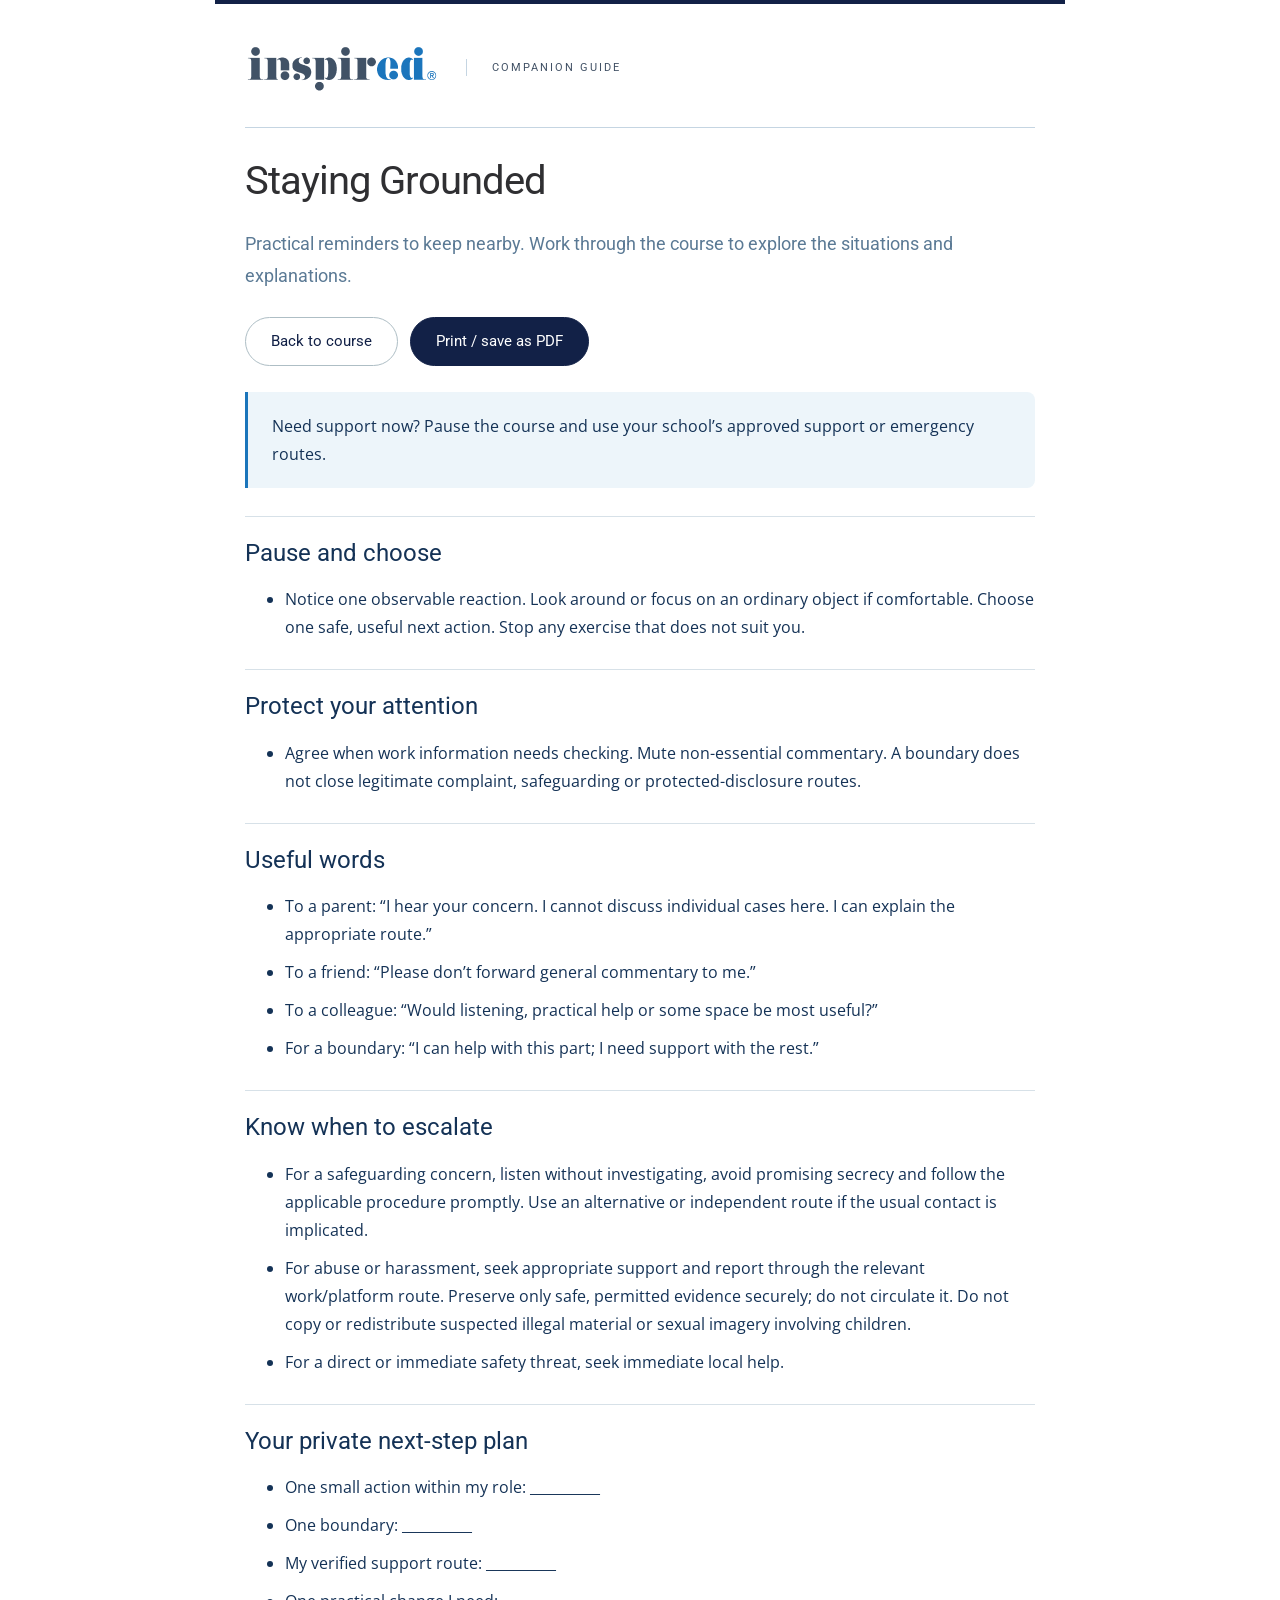
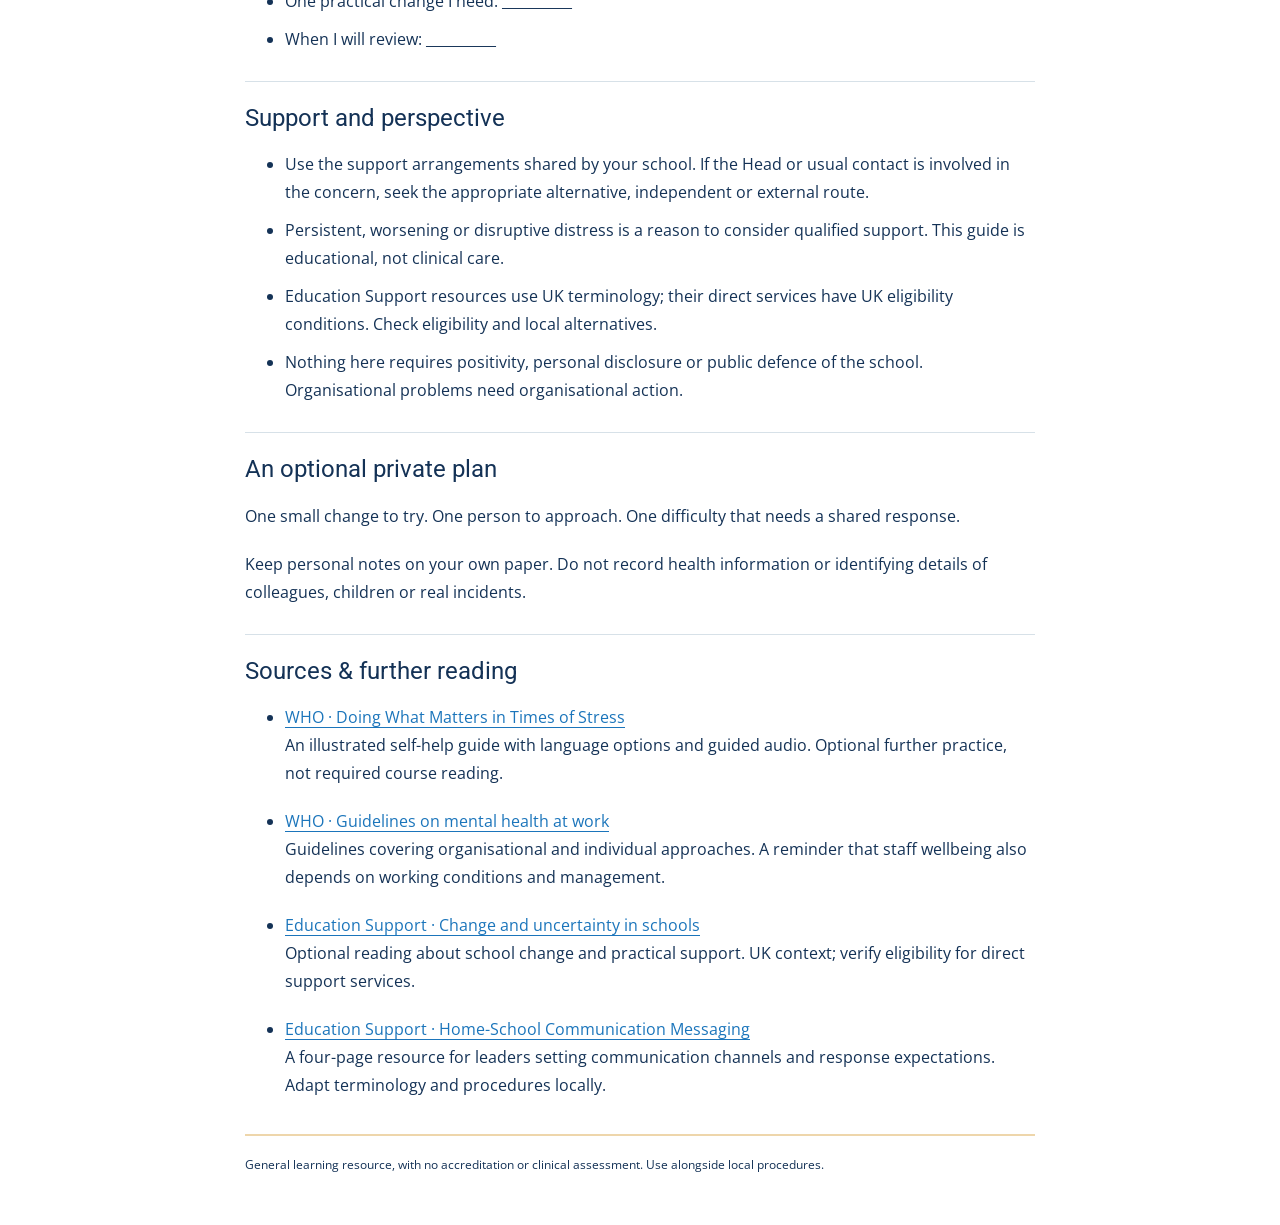
<file: staff-resilience/guide-en.html>
<!doctype html><html lang="en"><head><meta charset="utf-8"><meta name="viewport" content="width=device-width,initial-scale=1"><meta name="robots" content="noindex,nofollow"><title>Companion guide · Staying Grounded</title><style>@font-face{font-family:Roboto;src:url('[data-uri]') format('woff2');font-weight:400;font-style:normal;font-display:swap}
@font-face{font-family:'Open Sans';src:url('[data-uri]') format('woff2');font-weight:400;font-style:normal;font-display:swap}
:root{--navy:#122147;--ink:#143256;--teal:#1b75bb;--mint:#e9f2f9;--sand:#fbf6ed;--line:#d8e2ea;--bg:#f4f6f8;--muted:#415165}*{box-sizing:border-box}html{scroll-behavior:smooth}body{margin:0;background:var(--bg);color:var(--ink);font:16px/1.75 'Open Sans',system-ui,sans-serif}h1,h2,h3,p{margin-top:0}h1{font-size:clamp(2.25rem,4vw,3.7rem);font-weight:500;line-height:1.1;letter-spacing:-.04em;max-width:850px;margin-bottom:24px}h2{font-size:1.5rem;font-weight:600;line-height:1.35;margin-bottom:16px}h3{font-size:1.1rem}p,li{overflow-wrap:anywhere}p{margin-bottom:20px}li+li{margin-top:10px}a{color:var(--teal);text-underline-offset:4px}button,.button{font:600 .94rem/1.5 system-ui;display:inline-flex;align-items:center;justify-content:center;gap:8px;min-height:46px;background:var(--teal);color:white;padding:11px 21px;border:1px solid var(--teal);border-radius:7px;text-decoration:none;cursor:pointer}button:hover,.button:hover{background:#155e96}button.secondary,.button.secondary{background:white;color:var(--navy);border-color:#aebec5}button.secondary:hover,.button.secondary:hover{background:#edf2f1}button:disabled{opacity:.6;cursor:default}button:focus-visible,a:focus-visible,summary:focus-visible{outline:3px solid #c78f23;outline-offset:4px}.skip{position:absolute;left:16px;top:-100px;background:white;padding:12px;z-index:9}.skip:focus{top:10px}header{height:96px;display:flex;align-items:center;justify-content:space-between;padding:20px 40px;background:white;border-bottom:1px solid var(--line);gap:20px}.brand{font-family:Roboto,system-ui,sans-serif;font-size:24px;letter-spacing:3px;color:var(--navy);text-decoration:none}.brand span{font:10px/1.5 system-ui;display:block;letter-spacing:2px}.languages{display:flex;gap:5px}.languages button{border:0;background:white;color:var(--muted);font-size:13px;padding:8px 13px}.languages button[aria-pressed=true]{background:var(--navy);color:white}.layout{display:grid;grid-template-columns:280px minmax(0,1fr);max-width:1600px;margin:auto}aside{padding:35px 24px;background:var(--navy);color:white;min-height:calc(100vh - 96px)}.aside-title{font:26px/1.3 Roboto,system-ui,sans-serif;margin-bottom:27px}.progress-label{display:flex;justify-content:space-between;font-size:12px;color:#dce8f2;gap:10px}progress{display:block;width:100%;height:6px;border:0;margin:12px 0 27px;accent-color:#78c1f1}progress::-webkit-progress-bar{background:#405473;border-radius:4px}progress::-webkit-progress-value{background:#78c1f1;border-radius:4px}nav{display:grid;gap:6px}nav a{display:flex;align-items:flex-start;gap:10px;padding:12px;color:#dce8f2;text-decoration:none;font-size:13px;line-height:1.5;border-radius:7px}nav a:hover{background:#263c5b}nav a[aria-current=page]{background:#1b75bb;color:#122147}.num{flex-shrink:0;border:1px solid currentColor;border-radius:50%;display:grid;place-items:center;width:25px;height:25px;font-size:11px}.aside-links{border-top:1px solid #405473;margin-top:24px;padding-top:18px;display:grid;gap:12px}.aside-links a{color:#dce8f2;font-size:13px}.aside-note{font-size:12px;color:#c5d5e4;margin-top:24px}#nav-details>summary{display:none}main{width:100%;max-width:1080px;padding:48px clamp(24px,5vw,72px) 80px;outline:none;min-width:0}.eyebrow{font-size:11px;text-transform:uppercase;letter-spacing:2px;color:var(--teal);font-weight:750;margin-bottom:16px}.lead{font-size:1.14rem;color:var(--muted)}.hero{position:relative;border-bottom:1px solid var(--line);padding-bottom:30px;margin-bottom:30px}.hero:before{content:'';display:block;width:54px;height:6px;border-radius:4px;background:var(--teal);margin-bottom:28px}.chips{display:flex;gap:8px;flex-wrap:wrap;margin:25px 0}.chip{font-size:12px;background:#e7eff6;color:#143256;padding:5px 12px;border-radius:20px}.actions{display:flex;gap:12px;flex-wrap:wrap;margin:26px 0}.notice{padding:20px 24px;border-left:3px solid var(--teal);background:#e9f3fb;border-radius:0 8px 8px 0;margin:24px 0}.notice p:last-child{margin:0}.micro{font-size:13px;color:var(--muted)}.outline{border:1px solid var(--line);background:white;border-radius:10px;overflow:hidden;margin:26px 0}.module-link{display:grid;grid-template-columns:32px 1fr auto;gap:17px;align-items:center;padding:20px 22px;text-decoration:none;color:var(--ink);border-bottom:1px solid var(--line)}.module-link:last-child{border:0}.module-link:hover{background:#edf4fa}.module-link strong{font-size:17px;font-weight:600;display:block;line-height:1.4}.module-link small{font-size:12px;display:block;color:var(--muted);margin-top:5px}.module-link .duration{font-size:12px;white-space:nowrap}.module-link>.number{font:26px/1 Roboto,system-ui,sans-serif;color:var(--teal)}.section{margin-bottom:32px;padding-bottom:15px;border-bottom:1px solid var(--line)}.section ul{padding-left:23px}.scenario,.reflection,.paper{padding:28px;border:1px solid var(--line);border-radius:10px;margin:28px 0;background:white}.scenario{background:#edf5fa;border-color:#c4d9e6}.reflection{background:var(--sand);border-color:#e5d9c6}.scenario .situation{border-left:3px solid #5b7a95;padding-left:18px}.options{display:grid;gap:10px;margin:20px 0}.option{display:block;text-align:left;width:100%;font-weight:400;background:white;color:var(--ink);border:1px solid #a8becf;padding:15px 18px}.option:hover{background:#e1effa}.option[aria-pressed=true]{border:2px solid var(--teal);padding:14px 17px;background:#e1effa}.feedback{border-left:3px solid var(--teal);padding:17px 20px;background:white;border-radius:0 5px 5px 0;margin-top:20px}.feedback p:last-child{margin-bottom:0}.feedback h3{margin-bottom:8px}.takeaway{font:italic 21px/1.6 Roboto,system-ui,sans-serif;color:var(--teal);padding:16px 0}.footer-nav{border-top:1px solid var(--line);padding-top:8px;margin-top:30px}.footer-nav .actions{justify-content:space-between}.status-list{list-style:none;padding:0}.status-list li{padding:12px 0;border-bottom:1px solid var(--line);display:flex;justify-content:space-between;gap:20px}.status-list strong{color:var(--teal);font-size:13px;white-space:nowrap}.print-record{border:2px solid var(--teal);padding:35px;background:white;margin:25px 0}.print-record h2{font-size:29px}.print-record li{font-size:14px}dialog{width:min(92vw,560px);border:1px solid var(--line);border-radius:12px;padding:30px;color:var(--ink)}dialog::backdrop{background:#122147aa}#storage-warning{position:sticky;bottom:0;background:#fff0d3;padding:12px 25px;color:#69400c;border-top:2px solid #b78736;font-size:13px}.guide-body{max-width:850px;margin:auto;padding:50px 30px}.guide-body section{border-top:1px solid var(--line);padding-top:20px;margin-top:28px}.guide-body h1{font-size:40px}.guide-body footer{margin-top:35px;font-size:12px}.guide-body .guide-kicker{font-size:12px;letter-spacing:2px;color:var(--teal)}
@media(max-width:1050px){.layout{grid-template-columns:240px 1fr}aside{padding:30px 18px}main{padding:35px 28px 60px}}
@media(max-width:740px){header{height:auto;min-height:82px;padding:16px 20px;gap:10px}.brand{font-size:20px}.brand span{font-size:8px}.languages button{padding:8px 10px;font-size:12px}.layout{display:block}aside{min-height:0;padding:18px 20px}.aside-title,.aside-note{display:none}progress{margin:8px 0 16px}#nav-details>summary{display:block;cursor:pointer;font-size:14px}nav{padding-top:15px;grid-template-columns:1fr 1fr}nav a{font-size:12px;padding:9px 6px}.aside-links{display:flex;flex-wrap:wrap;gap:16px;margin-top:15px;padding-top:13px}.aside-links a{font-size:12px}main{padding:30px 20px 50px}h1{font-size:35px}h2{font-size:23px}.lead{font-size:17px}.scenario,.reflection,.paper{padding:22px 20px}.module-link{grid-template-columns:25px 1fr;padding:17px;gap:12px}.module-link .duration{grid-column:2}.module-link strong{font-size:16px}.footer-nav .actions{align-items:stretch;flex-direction:column}.status-list{font-size:14px}.status-list li{display:block}.status-list strong{display:block}.print-record{padding:23px}.guide-body{padding:25px 20px}.guide-body h1{font-size:32px}}
@media(prefers-reduced-motion:reduce){html{scroll-behavior:auto}}
@media print{header,aside,.skip,.actions,button,.button,#storage-warning,.no-print,dialog{display:none!important}.layout{display:block}main,.guide-body{padding:0;max-width:none}.print-record{margin:0;break-inside:avoid}.paper,.reflection,.scenario{break-inside:avoid;box-shadow:none}body{background:white;color:#172b3b;font-size:11pt}h1{font-size:30pt}h2{font-size:18pt}a{color:inherit}#main:has(.print-record)>:not(.print-record){display:none}.guide-body section{break-inside:avoid}h2,h3{break-after:avoid}@page{margin:18mm}}

/* Inspired Education: official website palette, typography and genuine wordmark. */
h1,h2,h3,button,.button,.eyebrow,nav,.module-link strong{font-family:Roboto,system-ui,sans-serif}h1{font-weight:400;letter-spacing:-.025em;line-height:1.14}h2,h3{font-weight:400}button,.button{border-radius:28px;font-weight:400;padding:12px 25px}header{min-height:108px;height:auto;padding:18px 40px;border-top:4px solid var(--navy);box-shadow:0 4px 20px #12214705}.brand{display:flex;align-items:center;gap:27px;font-family:Roboto,system-ui,sans-serif;letter-spacing:0}.brand img{display:block;width:193px;height:71px;object-fit:contain}.brand span{font:11px/1.65 Roboto,system-ui,sans-serif;letter-spacing:2px;padding-left:27px;border-left:1px solid #c7d3de;max-width:180px}.languages{border:1px solid #d8e2ea;border-radius:24px;padding:3px}.languages button{border-radius:20px;min-height:36px;font-family:Roboto,system-ui,sans-serif}.layout{grid-template-columns:278px minmax(0,1fr)}aside{min-height:calc(100vh - 108px);padding-top:40px}.aside-title{font-size:27px;font-weight:400;letter-spacing:-.5px;line-height:1.35}.aside-title:after{content:'';display:block;width:38px;height:2px;background:#eed6ab;margin-top:25px}nav a{border-radius:4px}nav a[aria-current=page]{color:white;background:#1b75bb}main{padding-top:50px}.hero{padding:8px 0 37px;margin-bottom:30px}.hero:before{width:52px;height:3px;background:#eed6ab;border-radius:0;margin-bottom:26px}.hero h1{max-width:850px;font-size:clamp(42px,4.5vw,65px)}.hero .lead{max-width:690px;font-size:21px;line-height:1.55;font-family:Roboto,system-ui,sans-serif;color:#5b7a95}.eyebrow{font-weight:400;letter-spacing:2.1px}.chips{gap:10px}.chip{background:transparent;border:1px solid #c5d5e2;border-radius:3px;color:#415165;padding:5px 11px}.outline{box-shadow:0 8px 24px #12214706;border-radius:5px}.module-link{padding:24px}.module-link>.number{font:24px/1 Roboto,sans-serif;color:#5b7a95}.module-link strong{font-size:20px;font-weight:400}.module-link .duration{color:#5b7a95}.paper,.scenario,.reflection{border-radius:5px;box-shadow:0 5px 22px #12214704}.scenario .eyebrow{color:#1b75bb}.reflection{border-top:3px solid #eed6ab;background:#fbf7f0}.option{border-radius:5px;font-family:'Open Sans',system-ui,sans-serif;font-size:14px;line-height:1.7}.feedback{border-left-color:#1b75bb}.takeaway{font-style:normal;font-family:Roboto,system-ui,sans-serif;font-size:24px;font-weight:400;border-left:2px solid #eed6ab;padding:10px 0 10px 23px;color:#143256}.print-record{border:1px solid #b4c9db;border-top:5px solid #1b75bb;padding:38px}.record-logo{display:block;width:193px;height:71px;object-fit:contain;margin:0 0 24px}.print-record .eyebrow{margin-top:26px}.guide-brand{display:flex;align-items:center;gap:28px;border-bottom:1px solid #c5d5e2;padding-bottom:24px;margin-bottom:30px}.guide-brand img{width:193px;height:71px;object-fit:contain}.guide-brand p{font:11px/1.6 Roboto,sans-serif;letter-spacing:2px;color:#415165;margin:0;border-left:1px solid #c5d5e2;padding-left:25px}.guide-body{border-top:4px solid #122147;padding-top:28px;background:white}.guide-body h1{font-family:Roboto,sans-serif;font-weight:400;color:#143256}.guide-body h2{font-family:Roboto,sans-serif;color:#143256}.guide-body footer{border-top:2px solid #eed6ab;padding-top:18px}.guide-body section{border-color:#d7e1e8}.guide-body .notice{background:#edf5fa}.guide-body .lead{color:#5b7a95;font-family:Roboto,sans-serif}
@media(max-width:1050px){.layout{grid-template-columns:245px 1fr}header{padding-left:25px;padding-right:25px}.brand{gap:20px}.brand span{padding-left:20px}.hero h1{font-size:46px}}
@media(max-width:740px){header{min-height:88px;padding:12px 18px;gap:12px}.brand img{width:145px;height:auto}.brand span{display:none}.languages button{font-size:12px;padding:6px 10px;min-height:36px}.layout{display:block}aside{min-height:0;padding:18px 20px}main{padding:30px 20px 50px}.hero{padding-top:0}.hero h1{font-size:39px;line-height:1.12}.hero .lead{font-size:19px}.hero:before{margin-bottom:21px}.module-link{padding:18px}.module-link strong{font-size:18px}.takeaway{font-size:22px}.guide-brand{gap:18px}.guide-brand img{width:145px;height:auto}.guide-brand p{font-size:9px;padding-left:18px}.guide-body{padding-top:20px}.guide-body h1{font-size:34px}.record-logo{width:165px;height:auto}}
@media print{.guide-body{border-top:0}.guide-brand{padding-bottom:12px;margin-bottom:20px}.guide-brand img{width:155px;height:auto}.record-logo{width:160px;height:auto}.print-record{padding:28px}.hero h1{font-size:30pt}}
button,.button{background:#122147;border-color:#122147}button:hover,.button:hover{background:#243e62}.option{background:white;color:#143256;border-color:#a8becf}.option:hover{background:#e1effa}.option[aria-pressed=true]{background:#e1effa;border-color:#1b75bb}.languages button{background:white;color:#415165}.languages button[aria-pressed=true]{background:#122147;color:white}h1,.guide-body h1{color:#2f2f32}
@media(max-width:380px){header{padding-left:14px;padding-right:14px;gap:8px}.brand img{width:122px}.languages button{padding:6px 8px;font-size:11px}.guide-brand{gap:12px}.guide-brand img{width:125px}.guide-brand p{padding-left:12px}}
</style></head><body class="guide-body"><div class="guide-brand"><img src="[data-uri]" alt="Inspired Education" width="193" height="71"><p>COMPANION GUIDE</p></div><h1>Staying Grounded</h1><p class="lead">Practical reminders to keep nearby. Work through the course to explore the situations and explanations.</p><div class="actions"><a class="button secondary" href="index.html#resources">Back to course</a><button onclick="window.print()">Print / save as PDF</button></div><p class="notice">Need support now? Pause the course and use your school’s approved support or emergency routes.</p><section><h2>Pause and choose</h2><ul><li>Notice one observable reaction. Look around or focus on an ordinary object if comfortable. Choose one safe, useful next action. Stop any exercise that does not suit you.</li></ul></section><section><h2>Protect your attention</h2><ul><li>Agree when work information needs checking. Mute non-essential commentary. A boundary does not close legitimate complaint, safeguarding or protected-disclosure routes.</li></ul></section><section><h2>Useful words</h2><ul><li>To a parent: “I hear your concern. I cannot discuss individual cases here. I can explain the appropriate route.”</li><li>To a friend: “Please don’t forward general commentary to me.”</li><li>To a colleague: “Would listening, practical help or some space be most useful?”</li><li>For a boundary: “I can help with this part; I need support with the rest.”</li></ul></section><section><h2>Know when to escalate</h2><ul><li>For a safeguarding concern, listen without investigating, avoid promising secrecy and follow the applicable procedure promptly. Use an alternative or independent route if the usual contact is implicated.</li><li>For abuse or harassment, seek appropriate support and report through the relevant work/platform route. Preserve only safe, permitted evidence securely; do not circulate it. Do not copy or redistribute suspected illegal material or sexual imagery involving children.</li><li>For a direct or immediate safety threat, seek immediate local help.</li></ul></section><section><h2>Your private next-step plan</h2><ul><li>One small action within my role: __________</li><li>One boundary: __________</li><li>My verified support route: __________</li><li>One practical change I need: __________</li><li>When I will review: __________</li></ul></section><section><h2>Support and perspective</h2><ul><li>Use the support arrangements shared by your school. If the Head or usual contact is involved in the concern, seek the appropriate alternative, independent or external route.</li><li>Persistent, worsening or disruptive distress is a reason to consider qualified support. This guide is educational, not clinical care.</li><li>Education Support resources use UK terminology; their direct services have UK eligibility conditions. Check eligibility and local alternatives.</li><li>Nothing here requires positivity, personal disclosure or public defence of the school. Organisational problems need organisational action.</li></ul></section><section><h2>An optional private plan</h2><p>One small change to try. One person to approach. One difficulty that needs a shared response.</p><p>Keep personal notes on your own paper. Do not record health information or identifying details of colleagues, children or real incidents.</p></section><section><h2>Sources & further reading</h2><ul><li><a href="https://www.who.int/PUBLICATIONS/I/ITEM/9789240003927">WHO · Doing What Matters in Times of Stress</a><p>An illustrated self-help guide with language options and guided audio. Optional further practice, not required course reading.</p></li><li><a href="https://www.who.int/publications-detail-redirect/9789240053052">WHO · Guidelines on mental health at work</a><p>Guidelines covering organisational and individual approaches. A reminder that staff wellbeing also depends on working conditions and management.</p></li><li><a href="https://www.educationsupport.org.uk/resources/for-individuals/articles/how-to-manage-change-and-uncertainty-in-schools-6-tips-for-teachers-and-staff/">Education Support · Change and uncertainty in schools</a><p>Optional reading about school change and practical support. UK context; verify eligibility for direct support services.</p></li><li><a href="https://www.educationsupport.org.uk/media/gq2a1d4z/edu_support_home-school_comms_aw1.pdf">Education Support · Home-School Communication Messaging</a><p>A four-page resource for leaders setting communication channels and response expectations. Adapt terminology and procedures locally.</p></li></ul></section><footer>General learning resource, with no accreditation or clinical assessment. Use alongside local procedures.</footer></body></html>
</file>
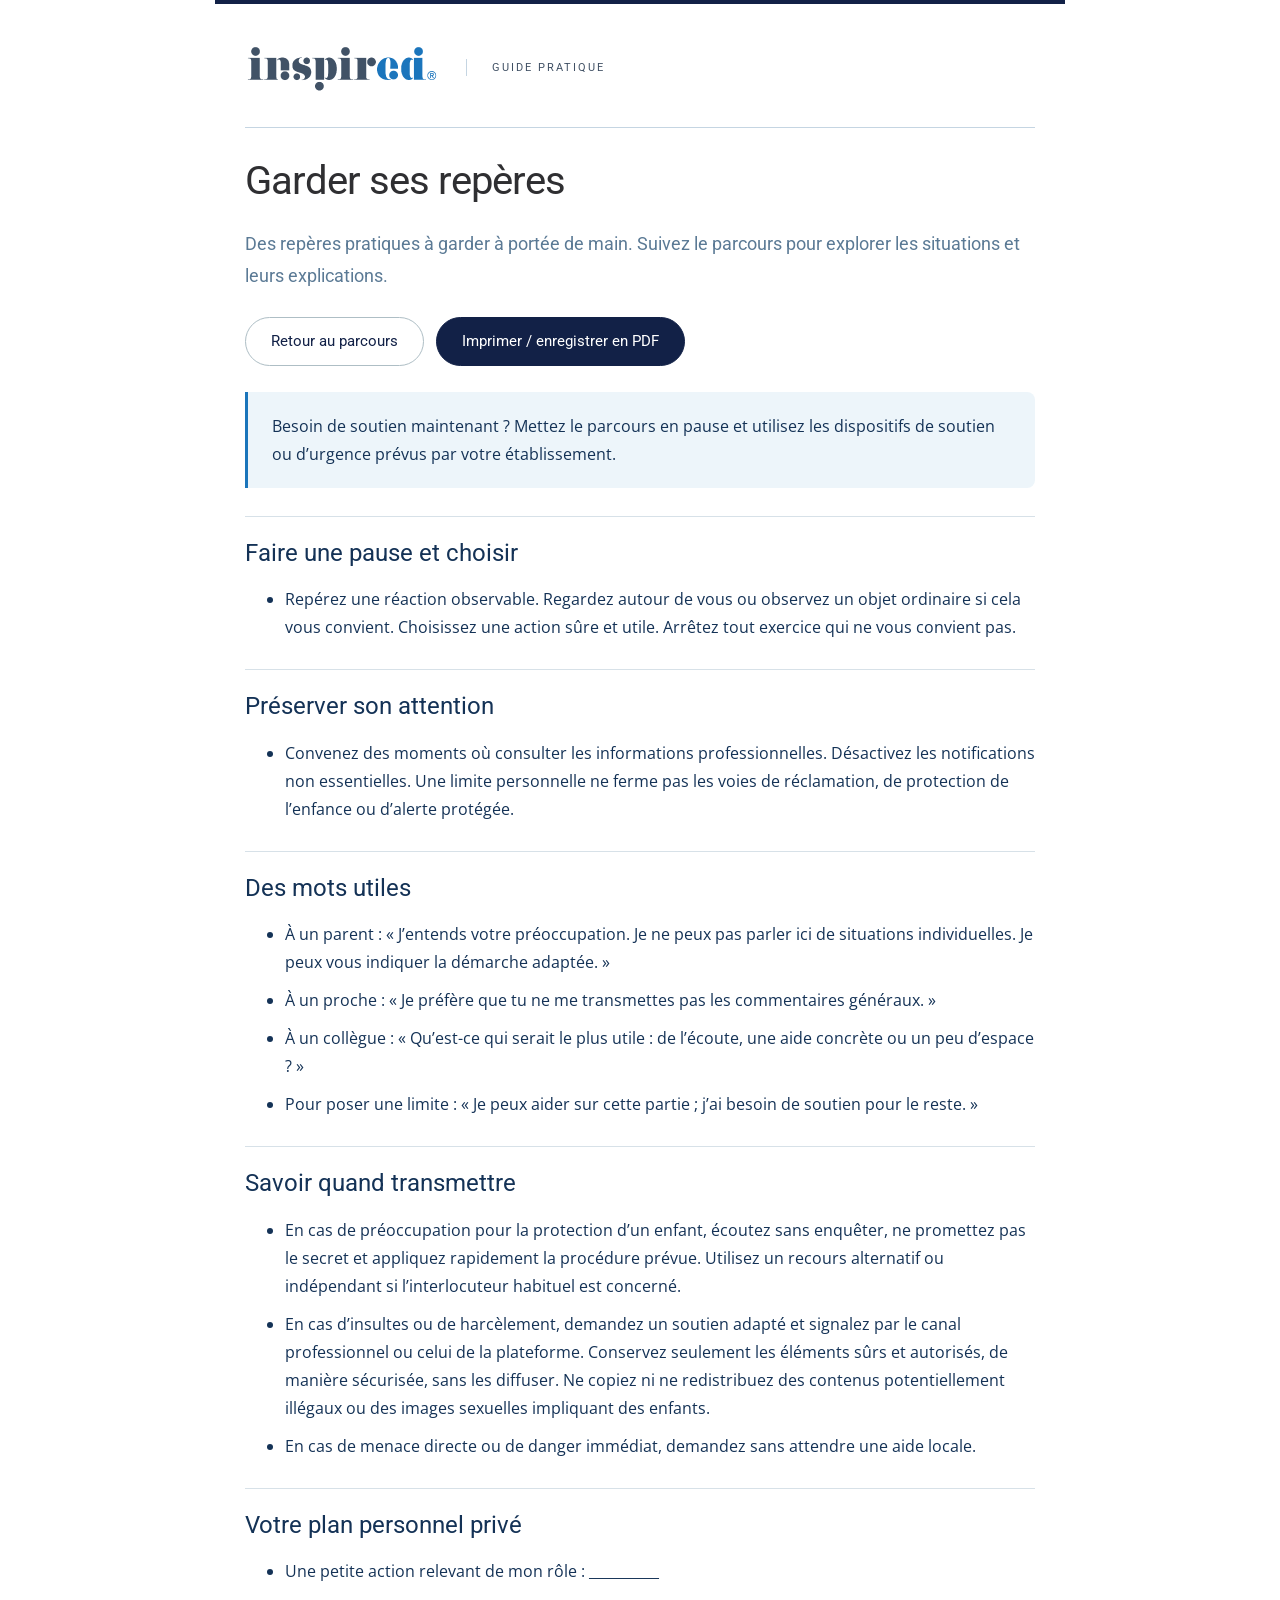
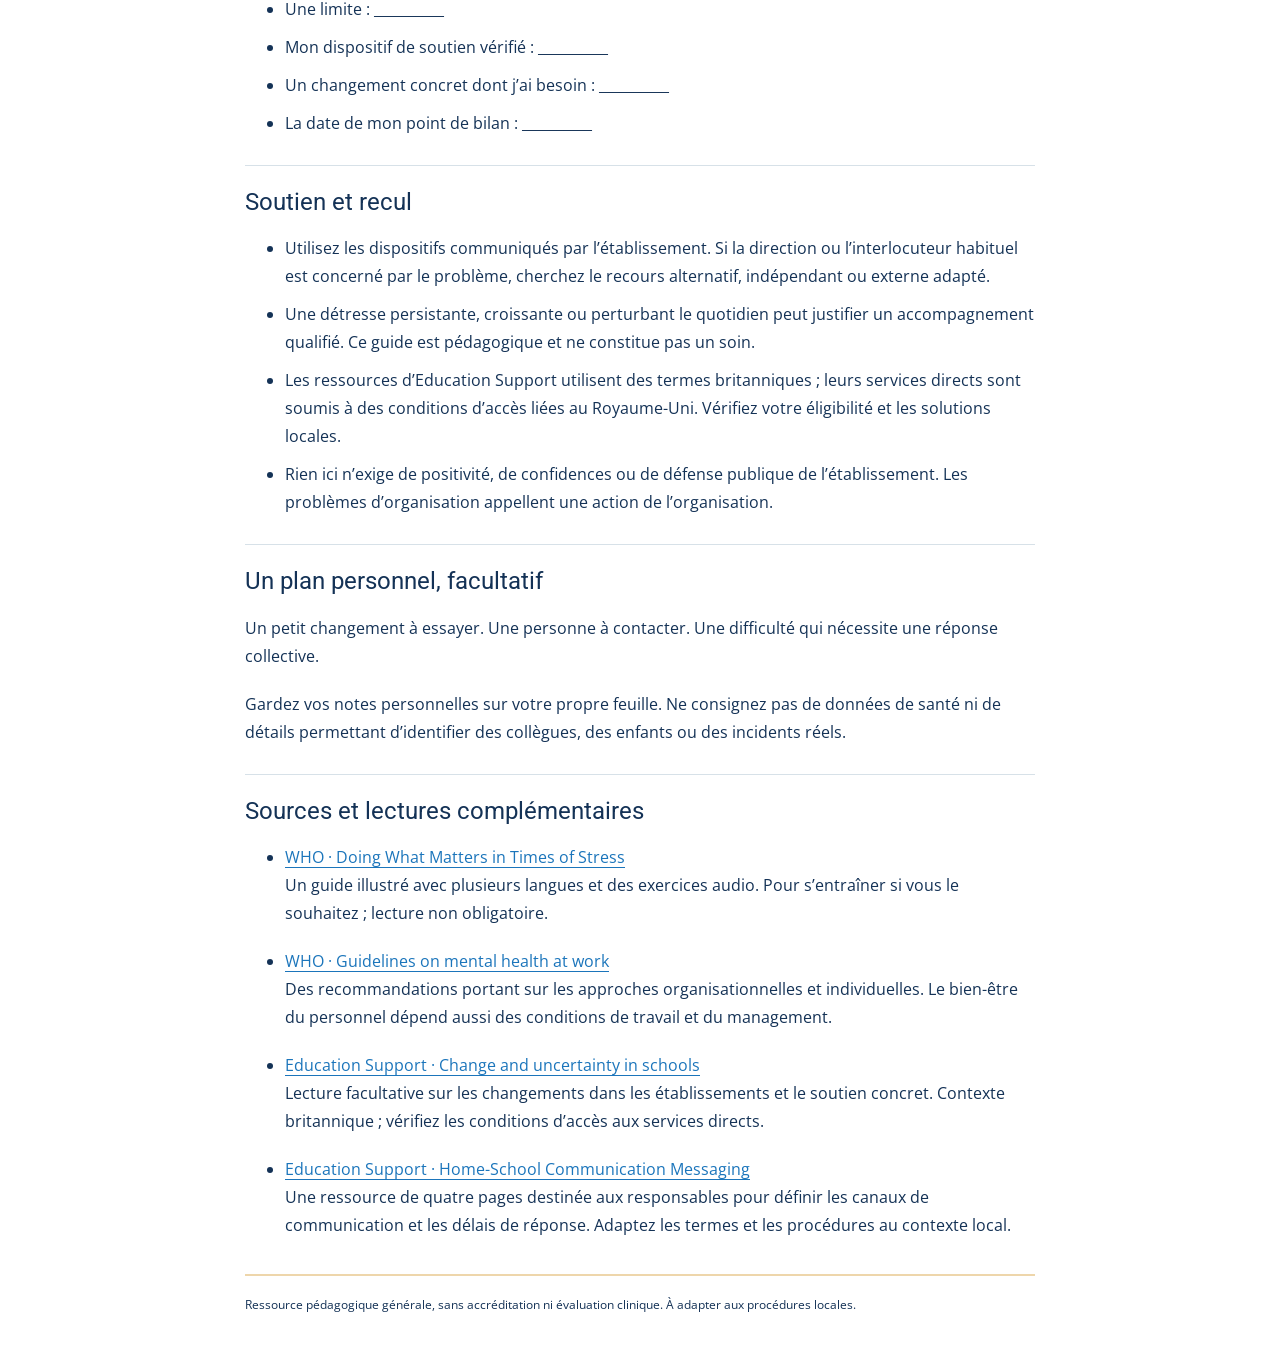
<file: staff-resilience/guide-fr.html>
<!doctype html><html lang="fr"><head><meta charset="utf-8"><meta name="viewport" content="width=device-width,initial-scale=1"><meta name="robots" content="noindex,nofollow"><title>Guide pratique · Garder ses repères</title><style>@font-face{font-family:Roboto;src:url('[data-uri]') format('woff2');font-weight:400;font-style:normal;font-display:swap}
@font-face{font-family:'Open Sans';src:url('[data-uri]') format('woff2');font-weight:400;font-style:normal;font-display:swap}
:root{--navy:#122147;--ink:#143256;--teal:#1b75bb;--mint:#e9f2f9;--sand:#fbf6ed;--line:#d8e2ea;--bg:#f4f6f8;--muted:#415165}*{box-sizing:border-box}html{scroll-behavior:smooth}body{margin:0;background:var(--bg);color:var(--ink);font:16px/1.75 'Open Sans',system-ui,sans-serif}h1,h2,h3,p{margin-top:0}h1{font-size:clamp(2.25rem,4vw,3.7rem);font-weight:500;line-height:1.1;letter-spacing:-.04em;max-width:850px;margin-bottom:24px}h2{font-size:1.5rem;font-weight:600;line-height:1.35;margin-bottom:16px}h3{font-size:1.1rem}p,li{overflow-wrap:anywhere}p{margin-bottom:20px}li+li{margin-top:10px}a{color:var(--teal);text-underline-offset:4px}button,.button{font:600 .94rem/1.5 system-ui;display:inline-flex;align-items:center;justify-content:center;gap:8px;min-height:46px;background:var(--teal);color:white;padding:11px 21px;border:1px solid var(--teal);border-radius:7px;text-decoration:none;cursor:pointer}button:hover,.button:hover{background:#155e96}button.secondary,.button.secondary{background:white;color:var(--navy);border-color:#aebec5}button.secondary:hover,.button.secondary:hover{background:#edf2f1}button:disabled{opacity:.6;cursor:default}button:focus-visible,a:focus-visible,summary:focus-visible{outline:3px solid #c78f23;outline-offset:4px}.skip{position:absolute;left:16px;top:-100px;background:white;padding:12px;z-index:9}.skip:focus{top:10px}header{height:96px;display:flex;align-items:center;justify-content:space-between;padding:20px 40px;background:white;border-bottom:1px solid var(--line);gap:20px}.brand{font-family:Roboto,system-ui,sans-serif;font-size:24px;letter-spacing:3px;color:var(--navy);text-decoration:none}.brand span{font:10px/1.5 system-ui;display:block;letter-spacing:2px}.languages{display:flex;gap:5px}.languages button{border:0;background:white;color:var(--muted);font-size:13px;padding:8px 13px}.languages button[aria-pressed=true]{background:var(--navy);color:white}.layout{display:grid;grid-template-columns:280px minmax(0,1fr);max-width:1600px;margin:auto}aside{padding:35px 24px;background:var(--navy);color:white;min-height:calc(100vh - 96px)}.aside-title{font:26px/1.3 Roboto,system-ui,sans-serif;margin-bottom:27px}.progress-label{display:flex;justify-content:space-between;font-size:12px;color:#dce8f2;gap:10px}progress{display:block;width:100%;height:6px;border:0;margin:12px 0 27px;accent-color:#78c1f1}progress::-webkit-progress-bar{background:#405473;border-radius:4px}progress::-webkit-progress-value{background:#78c1f1;border-radius:4px}nav{display:grid;gap:6px}nav a{display:flex;align-items:flex-start;gap:10px;padding:12px;color:#dce8f2;text-decoration:none;font-size:13px;line-height:1.5;border-radius:7px}nav a:hover{background:#263c5b}nav a[aria-current=page]{background:#1b75bb;color:#122147}.num{flex-shrink:0;border:1px solid currentColor;border-radius:50%;display:grid;place-items:center;width:25px;height:25px;font-size:11px}.aside-links{border-top:1px solid #405473;margin-top:24px;padding-top:18px;display:grid;gap:12px}.aside-links a{color:#dce8f2;font-size:13px}.aside-note{font-size:12px;color:#c5d5e4;margin-top:24px}#nav-details>summary{display:none}main{width:100%;max-width:1080px;padding:48px clamp(24px,5vw,72px) 80px;outline:none;min-width:0}.eyebrow{font-size:11px;text-transform:uppercase;letter-spacing:2px;color:var(--teal);font-weight:750;margin-bottom:16px}.lead{font-size:1.14rem;color:var(--muted)}.hero{position:relative;border-bottom:1px solid var(--line);padding-bottom:30px;margin-bottom:30px}.hero:before{content:'';display:block;width:54px;height:6px;border-radius:4px;background:var(--teal);margin-bottom:28px}.chips{display:flex;gap:8px;flex-wrap:wrap;margin:25px 0}.chip{font-size:12px;background:#e7eff6;color:#143256;padding:5px 12px;border-radius:20px}.actions{display:flex;gap:12px;flex-wrap:wrap;margin:26px 0}.notice{padding:20px 24px;border-left:3px solid var(--teal);background:#e9f3fb;border-radius:0 8px 8px 0;margin:24px 0}.notice p:last-child{margin:0}.micro{font-size:13px;color:var(--muted)}.outline{border:1px solid var(--line);background:white;border-radius:10px;overflow:hidden;margin:26px 0}.module-link{display:grid;grid-template-columns:32px 1fr auto;gap:17px;align-items:center;padding:20px 22px;text-decoration:none;color:var(--ink);border-bottom:1px solid var(--line)}.module-link:last-child{border:0}.module-link:hover{background:#edf4fa}.module-link strong{font-size:17px;font-weight:600;display:block;line-height:1.4}.module-link small{font-size:12px;display:block;color:var(--muted);margin-top:5px}.module-link .duration{font-size:12px;white-space:nowrap}.module-link>.number{font:26px/1 Roboto,system-ui,sans-serif;color:var(--teal)}.section{margin-bottom:32px;padding-bottom:15px;border-bottom:1px solid var(--line)}.section ul{padding-left:23px}.scenario,.reflection,.paper{padding:28px;border:1px solid var(--line);border-radius:10px;margin:28px 0;background:white}.scenario{background:#edf5fa;border-color:#c4d9e6}.reflection{background:var(--sand);border-color:#e5d9c6}.scenario .situation{border-left:3px solid #5b7a95;padding-left:18px}.options{display:grid;gap:10px;margin:20px 0}.option{display:block;text-align:left;width:100%;font-weight:400;background:white;color:var(--ink);border:1px solid #a8becf;padding:15px 18px}.option:hover{background:#e1effa}.option[aria-pressed=true]{border:2px solid var(--teal);padding:14px 17px;background:#e1effa}.feedback{border-left:3px solid var(--teal);padding:17px 20px;background:white;border-radius:0 5px 5px 0;margin-top:20px}.feedback p:last-child{margin-bottom:0}.feedback h3{margin-bottom:8px}.takeaway{font:italic 21px/1.6 Roboto,system-ui,sans-serif;color:var(--teal);padding:16px 0}.footer-nav{border-top:1px solid var(--line);padding-top:8px;margin-top:30px}.footer-nav .actions{justify-content:space-between}.status-list{list-style:none;padding:0}.status-list li{padding:12px 0;border-bottom:1px solid var(--line);display:flex;justify-content:space-between;gap:20px}.status-list strong{color:var(--teal);font-size:13px;white-space:nowrap}.print-record{border:2px solid var(--teal);padding:35px;background:white;margin:25px 0}.print-record h2{font-size:29px}.print-record li{font-size:14px}dialog{width:min(92vw,560px);border:1px solid var(--line);border-radius:12px;padding:30px;color:var(--ink)}dialog::backdrop{background:#122147aa}#storage-warning{position:sticky;bottom:0;background:#fff0d3;padding:12px 25px;color:#69400c;border-top:2px solid #b78736;font-size:13px}.guide-body{max-width:850px;margin:auto;padding:50px 30px}.guide-body section{border-top:1px solid var(--line);padding-top:20px;margin-top:28px}.guide-body h1{font-size:40px}.guide-body footer{margin-top:35px;font-size:12px}.guide-body .guide-kicker{font-size:12px;letter-spacing:2px;color:var(--teal)}
@media(max-width:1050px){.layout{grid-template-columns:240px 1fr}aside{padding:30px 18px}main{padding:35px 28px 60px}}
@media(max-width:740px){header{height:auto;min-height:82px;padding:16px 20px;gap:10px}.brand{font-size:20px}.brand span{font-size:8px}.languages button{padding:8px 10px;font-size:12px}.layout{display:block}aside{min-height:0;padding:18px 20px}.aside-title,.aside-note{display:none}progress{margin:8px 0 16px}#nav-details>summary{display:block;cursor:pointer;font-size:14px}nav{padding-top:15px;grid-template-columns:1fr 1fr}nav a{font-size:12px;padding:9px 6px}.aside-links{display:flex;flex-wrap:wrap;gap:16px;margin-top:15px;padding-top:13px}.aside-links a{font-size:12px}main{padding:30px 20px 50px}h1{font-size:35px}h2{font-size:23px}.lead{font-size:17px}.scenario,.reflection,.paper{padding:22px 20px}.module-link{grid-template-columns:25px 1fr;padding:17px;gap:12px}.module-link .duration{grid-column:2}.module-link strong{font-size:16px}.footer-nav .actions{align-items:stretch;flex-direction:column}.status-list{font-size:14px}.status-list li{display:block}.status-list strong{display:block}.print-record{padding:23px}.guide-body{padding:25px 20px}.guide-body h1{font-size:32px}}
@media(prefers-reduced-motion:reduce){html{scroll-behavior:auto}}
@media print{header,aside,.skip,.actions,button,.button,#storage-warning,.no-print,dialog{display:none!important}.layout{display:block}main,.guide-body{padding:0;max-width:none}.print-record{margin:0;break-inside:avoid}.paper,.reflection,.scenario{break-inside:avoid;box-shadow:none}body{background:white;color:#172b3b;font-size:11pt}h1{font-size:30pt}h2{font-size:18pt}a{color:inherit}#main:has(.print-record)>:not(.print-record){display:none}.guide-body section{break-inside:avoid}h2,h3{break-after:avoid}@page{margin:18mm}}

/* Inspired Education: official website palette, typography and genuine wordmark. */
h1,h2,h3,button,.button,.eyebrow,nav,.module-link strong{font-family:Roboto,system-ui,sans-serif}h1{font-weight:400;letter-spacing:-.025em;line-height:1.14}h2,h3{font-weight:400}button,.button{border-radius:28px;font-weight:400;padding:12px 25px}header{min-height:108px;height:auto;padding:18px 40px;border-top:4px solid var(--navy);box-shadow:0 4px 20px #12214705}.brand{display:flex;align-items:center;gap:27px;font-family:Roboto,system-ui,sans-serif;letter-spacing:0}.brand img{display:block;width:193px;height:71px;object-fit:contain}.brand span{font:11px/1.65 Roboto,system-ui,sans-serif;letter-spacing:2px;padding-left:27px;border-left:1px solid #c7d3de;max-width:180px}.languages{border:1px solid #d8e2ea;border-radius:24px;padding:3px}.languages button{border-radius:20px;min-height:36px;font-family:Roboto,system-ui,sans-serif}.layout{grid-template-columns:278px minmax(0,1fr)}aside{min-height:calc(100vh - 108px);padding-top:40px}.aside-title{font-size:27px;font-weight:400;letter-spacing:-.5px;line-height:1.35}.aside-title:after{content:'';display:block;width:38px;height:2px;background:#eed6ab;margin-top:25px}nav a{border-radius:4px}nav a[aria-current=page]{color:white;background:#1b75bb}main{padding-top:50px}.hero{padding:8px 0 37px;margin-bottom:30px}.hero:before{width:52px;height:3px;background:#eed6ab;border-radius:0;margin-bottom:26px}.hero h1{max-width:850px;font-size:clamp(42px,4.5vw,65px)}.hero .lead{max-width:690px;font-size:21px;line-height:1.55;font-family:Roboto,system-ui,sans-serif;color:#5b7a95}.eyebrow{font-weight:400;letter-spacing:2.1px}.chips{gap:10px}.chip{background:transparent;border:1px solid #c5d5e2;border-radius:3px;color:#415165;padding:5px 11px}.outline{box-shadow:0 8px 24px #12214706;border-radius:5px}.module-link{padding:24px}.module-link>.number{font:24px/1 Roboto,sans-serif;color:#5b7a95}.module-link strong{font-size:20px;font-weight:400}.module-link .duration{color:#5b7a95}.paper,.scenario,.reflection{border-radius:5px;box-shadow:0 5px 22px #12214704}.scenario .eyebrow{color:#1b75bb}.reflection{border-top:3px solid #eed6ab;background:#fbf7f0}.option{border-radius:5px;font-family:'Open Sans',system-ui,sans-serif;font-size:14px;line-height:1.7}.feedback{border-left-color:#1b75bb}.takeaway{font-style:normal;font-family:Roboto,system-ui,sans-serif;font-size:24px;font-weight:400;border-left:2px solid #eed6ab;padding:10px 0 10px 23px;color:#143256}.print-record{border:1px solid #b4c9db;border-top:5px solid #1b75bb;padding:38px}.record-logo{display:block;width:193px;height:71px;object-fit:contain;margin:0 0 24px}.print-record .eyebrow{margin-top:26px}.guide-brand{display:flex;align-items:center;gap:28px;border-bottom:1px solid #c5d5e2;padding-bottom:24px;margin-bottom:30px}.guide-brand img{width:193px;height:71px;object-fit:contain}.guide-brand p{font:11px/1.6 Roboto,sans-serif;letter-spacing:2px;color:#415165;margin:0;border-left:1px solid #c5d5e2;padding-left:25px}.guide-body{border-top:4px solid #122147;padding-top:28px;background:white}.guide-body h1{font-family:Roboto,sans-serif;font-weight:400;color:#143256}.guide-body h2{font-family:Roboto,sans-serif;color:#143256}.guide-body footer{border-top:2px solid #eed6ab;padding-top:18px}.guide-body section{border-color:#d7e1e8}.guide-body .notice{background:#edf5fa}.guide-body .lead{color:#5b7a95;font-family:Roboto,sans-serif}
@media(max-width:1050px){.layout{grid-template-columns:245px 1fr}header{padding-left:25px;padding-right:25px}.brand{gap:20px}.brand span{padding-left:20px}.hero h1{font-size:46px}}
@media(max-width:740px){header{min-height:88px;padding:12px 18px;gap:12px}.brand img{width:145px;height:auto}.brand span{display:none}.languages button{font-size:12px;padding:6px 10px;min-height:36px}.layout{display:block}aside{min-height:0;padding:18px 20px}main{padding:30px 20px 50px}.hero{padding-top:0}.hero h1{font-size:39px;line-height:1.12}.hero .lead{font-size:19px}.hero:before{margin-bottom:21px}.module-link{padding:18px}.module-link strong{font-size:18px}.takeaway{font-size:22px}.guide-brand{gap:18px}.guide-brand img{width:145px;height:auto}.guide-brand p{font-size:9px;padding-left:18px}.guide-body{padding-top:20px}.guide-body h1{font-size:34px}.record-logo{width:165px;height:auto}}
@media print{.guide-body{border-top:0}.guide-brand{padding-bottom:12px;margin-bottom:20px}.guide-brand img{width:155px;height:auto}.record-logo{width:160px;height:auto}.print-record{padding:28px}.hero h1{font-size:30pt}}
button,.button{background:#122147;border-color:#122147}button:hover,.button:hover{background:#243e62}.option{background:white;color:#143256;border-color:#a8becf}.option:hover{background:#e1effa}.option[aria-pressed=true]{background:#e1effa;border-color:#1b75bb}.languages button{background:white;color:#415165}.languages button[aria-pressed=true]{background:#122147;color:white}h1,.guide-body h1{color:#2f2f32}
@media(max-width:380px){header{padding-left:14px;padding-right:14px;gap:8px}.brand img{width:122px}.languages button{padding:6px 8px;font-size:11px}.guide-brand{gap:12px}.guide-brand img{width:125px}.guide-brand p{padding-left:12px}}
</style></head><body class="guide-body"><div class="guide-brand"><img src="[data-uri]" alt="Inspired Education" width="193" height="71"><p>GUIDE PRATIQUE</p></div><h1>Garder ses repères</h1><p class="lead">Des repères pratiques à garder à portée de main. Suivez le parcours pour explorer les situations et leurs explications.</p><div class="actions"><a class="button secondary" href="index.html#resources">Retour au parcours</a><button onclick="window.print()">Imprimer / enregistrer en PDF</button></div><p class="notice">Besoin de soutien maintenant ? Mettez le parcours en pause et utilisez les dispositifs de soutien ou d’urgence prévus par votre établissement.</p><section><h2>Faire une pause et choisir</h2><ul><li>Repérez une réaction observable. Regardez autour de vous ou observez un objet ordinaire si cela vous convient. Choisissez une action sûre et utile. Arrêtez tout exercice qui ne vous convient pas.</li></ul></section><section><h2>Préserver son attention</h2><ul><li>Convenez des moments où consulter les informations professionnelles. Désactivez les notifications non essentielles. Une limite personnelle ne ferme pas les voies de réclamation, de protection de l’enfance ou d’alerte protégée.</li></ul></section><section><h2>Des mots utiles</h2><ul><li>À un parent : « J’entends votre préoccupation. Je ne peux pas parler ici de situations individuelles. Je peux vous indiquer la démarche adaptée. »</li><li>À un proche : « Je préfère que tu ne me transmettes pas les commentaires généraux. »</li><li>À un collègue : « Qu’est-ce qui serait le plus utile : de l’écoute, une aide concrète ou un peu d’espace ? »</li><li>Pour poser une limite : « Je peux aider sur cette partie ; j’ai besoin de soutien pour le reste. »</li></ul></section><section><h2>Savoir quand transmettre</h2><ul><li>En cas de préoccupation pour la protection d’un enfant, écoutez sans enquêter, ne promettez pas le secret et appliquez rapidement la procédure prévue. Utilisez un recours alternatif ou indépendant si l’interlocuteur habituel est concerné.</li><li>En cas d’insultes ou de harcèlement, demandez un soutien adapté et signalez par le canal professionnel ou celui de la plateforme. Conservez seulement les éléments sûrs et autorisés, de manière sécurisée, sans les diffuser. Ne copiez ni ne redistribuez des contenus potentiellement illégaux ou des images sexuelles impliquant des enfants.</li><li>En cas de menace directe ou de danger immédiat, demandez sans attendre une aide locale.</li></ul></section><section><h2>Votre plan personnel privé</h2><ul><li>Une petite action relevant de mon rôle : __________</li><li>Une limite : __________</li><li>Mon dispositif de soutien vérifié : __________</li><li>Un changement concret dont j’ai besoin : __________</li><li>La date de mon point de bilan : __________</li></ul></section><section><h2>Soutien et recul</h2><ul><li>Utilisez les dispositifs communiqués par l’établissement. Si la direction ou l’interlocuteur habituel est concerné par le problème, cherchez le recours alternatif, indépendant ou externe adapté.</li><li>Une détresse persistante, croissante ou perturbant le quotidien peut justifier un accompagnement qualifié. Ce guide est pédagogique et ne constitue pas un soin.</li><li>Les ressources d’Education Support utilisent des termes britanniques ; leurs services directs sont soumis à des conditions d’accès liées au Royaume-Uni. Vérifiez votre éligibilité et les solutions locales.</li><li>Rien ici n’exige de positivité, de confidences ou de défense publique de l’établissement. Les problèmes d’organisation appellent une action de l’organisation.</li></ul></section><section><h2>Un plan personnel, facultatif</h2><p>Un petit changement à essayer. Une personne à contacter. Une difficulté qui nécessite une réponse collective.</p><p>Gardez vos notes personnelles sur votre propre feuille. Ne consignez pas de données de santé ni de détails permettant d’identifier des collègues, des enfants ou des incidents réels.</p></section><section><h2>Sources et lectures complémentaires</h2><ul><li><a href="https://www.who.int/PUBLICATIONS/I/ITEM/9789240003927">WHO · Doing What Matters in Times of Stress</a><p>Un guide illustré avec plusieurs langues et des exercices audio. Pour s’entraîner si vous le souhaitez ; lecture non obligatoire.</p></li><li><a href="https://www.who.int/publications-detail-redirect/9789240053052">WHO · Guidelines on mental health at work</a><p>Des recommandations portant sur les approches organisationnelles et individuelles. Le bien-être du personnel dépend aussi des conditions de travail et du management.</p></li><li><a href="https://www.educationsupport.org.uk/resources/for-individuals/articles/how-to-manage-change-and-uncertainty-in-schools-6-tips-for-teachers-and-staff/">Education Support · Change and uncertainty in schools</a><p>Lecture facultative sur les changements dans les établissements et le soutien concret. Contexte britannique ; vérifiez les conditions d’accès aux services directs.</p></li><li><a href="https://www.educationsupport.org.uk/media/gq2a1d4z/edu_support_home-school_comms_aw1.pdf">Education Support · Home-School Communication Messaging</a><p>Une ressource de quatre pages destinée aux responsables pour définir les canaux de communication et les délais de réponse. Adaptez les termes et les procédures au contexte local.</p></li></ul></section><footer>Ressource pédagogique générale, sans accréditation ni évaluation clinique. À adapter aux procédures locales.</footer></body></html>
</file>
<file: style.css>
@font-face{font-family:Roboto;src:url("assets/brand/roboto-regular-latin.woff2") format("woff2");font-weight:400;font-style:normal;font-display:swap}
@font-face{font-family:"Open Sans";src:url("assets/brand/open-sans-regular-latin.woff2") format("woff2");font-weight:400;font-style:normal;font-display:swap}
:root{--navy:#122147;--ink:#143256;--muted:#415165;--blue:#1b75bb;--gold:#1b75bb;--line:#dce3e8;--paper:#fff;--bg:#f3f6f8;--teal:#17645d;--soft:#e8f3f0}*{box-sizing:border-box}body{margin:0;color:var(--ink);font:17px/1.65 "Open Sans",system-ui,-apple-system,BlinkMacSystemFont,"Segoe UI",sans-serif;background:var(--bg)}button,input,textarea,select{font:inherit}button,a,input,textarea{touch-action:manipulation}a{color:var(--blue)}button{background:var(--navy);color:#fff;border:1px solid var(--navy);border-radius:6px;padding:11px 22px;font-weight:650;cursor:pointer;line-height:1.4}button:hover{background:#20495f}button:disabled{opacity:.5;cursor:not-allowed}button.secondary{color:var(--navy);background:white;border-color:#bdcbd4}button.text-button{background:transparent;color:var(--blue);border:0;padding:5px 0;font-size:14px;text-align:left}button:focus-visible,a:focus-visible,input:focus-visible,textarea:focus-visible,summary:focus-visible{outline:3px solid #ce9f41;outline-offset:3px}header{height:88px;background:#fff;border-bottom:1px solid var(--line);display:flex;align-items:center;gap:30px;padding:0 42px;position:relative;z-index:2}.brand{display:flex;align-items:center;gap:12px;text-decoration:none;color:var(--navy);font:22px/1.1 Roboto,sans-serif;letter-spacing:3px}.brand small{font:10px/2 system-ui;display:block;letter-spacing:5px}.brandmark{display:grid;place-items:center;border:1px solid var(--gold);font:italic 34px Roboto;width:40px;height:46px;color:var(--gold)}.header-title{margin-left:auto;font-size:12px;letter-spacing:1.7px;font-weight:700}.badge{border:1px solid #d7c79e;background:#fcf8eb;color:#705922;font-size:12px;letter-spacing:.4px;border-radius:4px;padding:5px 10px;white-space:nowrap}.layout{display:grid;grid-template-columns:285px minmax(0,1fr);max-width:1600px;margin:auto}aside{padding:32px 26px;min-height:calc(100vh - 88px);border-right:1px solid var(--line);background:white}.course-name{font:27px/1.2 Roboto,sans-serif}.side-meta{font-size:14px;color:var(--muted);margin:12px 0 25px}.progress-label{display:flex;justify-content:space-between;font-size:13px}progress{width:100%;height:6px;accent-color:var(--teal);display:block;margin:10px 0 26px;border:none}progress::-webkit-progress-bar{background:#e4ebee;border-radius:5px}progress::-webkit-progress-value{background:var(--teal);border-radius:5px}nav a{display:flex;align-items:center;gap:12px;padding:13px 10px;margin:4px -10px;border-radius:6px;text-decoration:none;color:var(--muted);font-size:14px;line-height:1.4}nav a.active{background:#edf3f6;color:var(--navy);font-weight:700}nav a:hover{background:#f4f7f9}.number{flex-shrink:0;width:28px;height:28px;border-radius:50%;display:grid;place-items:center;border:1px solid #ccd8df;font-size:12px}.done .number{color:white;background:var(--teal);border-color:var(--teal)}.side-bottom{border-top:1px solid var(--line);margin-top:25px;padding-top:22px;font-size:13px}.side-bottom a{display:block;margin-bottom:12px;text-decoration:none}.side-bottom p{line-height:1.6;color:var(--muted);font-size:12px}main{padding:42px clamp(25px,4.5vw,76px) 64px;max-width:1170px;min-width:0}h1,h2,h3,p{margin-top:0}h1{font:40px/1.2 Roboto,sans-serif;letter-spacing:-.6px;margin-bottom:16px;max-width:750px}h2{font-size:23px;line-height:1.35;margin:28px 0 13px}h3{font-size:18px;line-height:1.4}.eyebrow{font-size:12px;font-weight:750;letter-spacing:2px;color:var(--blue);text-transform:uppercase;margin-bottom:13px}.lead{font-size:18px;max-width:740px;color:var(--muted);line-height:1.65}.hero{display:grid;grid-template-columns:1fr 150px;gap:24px;align-items:center;border-bottom:1px solid var(--line);padding-bottom:26px}.time-seal{height:145px;width:145px;border-radius:50%;border:1px solid #b7c8d2;display:flex;align-items:center;justify-content:center;flex-direction:column;background:white}.time-seal strong{font:51px/1 Roboto,sans-serif}.time-seal span{font-size:12px;letter-spacing:1.4px;margin-top:10px}.actions{display:flex;align-items:center;gap:12px;flex-wrap:wrap;margin-top:23px}.micro{font-size:13px;color:var(--muted)}.notice{border-left:3px solid var(--gold);background:#fffaf0;padding:14px 20px;font-size:14px;line-height:1.6;margin:24px 0}.notice strong{display:block}.outline{display:grid;gap:0;margin-top:20px;border:1px solid var(--line);background:#fff;border-radius:8px;overflow:hidden}.module-row{display:grid;grid-template-columns:40px 1fr auto;gap:18px;align-items:center;padding:20px 23px;text-decoration:none;border-bottom:1px solid var(--line);color:var(--ink)}.module-row:last-child{border:0}.module-row:hover{background:#f8fafb}.module-row strong{display:block;font-size:17px}.module-row p{font-size:14px;color:var(--muted);margin:3px 0 0}.module-row .time{font-size:13px;color:var(--muted)}.overview-bottom{display:grid;grid-template-columns:1fr 1fr;gap:30px;margin-top:26px}.overview-bottom h3{margin:0 0 8px}.overview-bottom p{font-size:14px;color:var(--muted)}.paper{background:white;border:1px solid var(--line);border-radius:8px;padding:30px 36px;margin:24px 0}.paper p,.paper li{max-width:760px}.paper li{margin:8px 0}.paper ul{padding-left:25px}.policy{font-size:13px;color:var(--muted);border-top:1px solid var(--line);padding-top:15px;margin-top:24px}.section-label{font-size:12px;font-weight:750;text-transform:uppercase;letter-spacing:1.6px;color:var(--blue)}.activity{background:#edf4f6;border:1px solid #cddfe7;border-radius:8px;padding:28px 32px;margin:25px 0}.activity h2{margin-top:5px}textarea{width:100%;display:block;padding:14px;border:1px solid #aebfca;border-radius:5px;background:white;color:var(--ink);min-height:165px;resize:vertical;line-height:1.5;margin-top:10px}input[type=text],input[type=email]{width:100%;padding:11px;border:1px solid #aebfca;border-radius:5px;margin-top:6px}label{display:block}details{border-top:1px solid #bdd1dc;padding-top:14px;margin-top:20px}summary{cursor:pointer;font-weight:700}details>div{padding-top:18px}.feedback{background:var(--soft);padding:18px 22px;border-radius:5px;margin-top:15px;font-size:15px}.check-row{display:flex;gap:12px;align-items:flex-start;margin:15px 0}.check-row input{margin-top:7px;width:19px;height:19px;flex-shrink:0;accent-color:var(--teal)}.step-footer{display:flex;gap:16px;justify-content:space-between;align-items:center;border-top:1px solid var(--line);padding-top:20px;margin-top:28px}.tabs{display:flex;gap:8px;margin:25px 0}.tabs button{font-size:14px;padding:10px 16px}.tabs button[aria-pressed=false]{background:white;color:var(--muted);border-color:var(--line)}.quiz-item{border:1px solid var(--line);border-radius:7px;background:white;padding:25px 28px;margin:17px 0;min-width:0}.quiz-item legend{float:left;width:100%;font-weight:700;margin-bottom:16px;line-height:1.5}.quiz-item::after{content:"";display:block;clear:both}.option{display:flex;gap:12px;align-items:flex-start;background:#f6f8fa;border:1px solid transparent;padding:11px 13px;border-radius:4px;margin:8px 0;font-size:15px;clear:both;cursor:pointer}.option:has(input:checked){border-color:var(--blue);background:#edf4f7}.option input{margin-top:5px;accent-color:var(--blue)}.score{font:54px/1 Roboto,sans-serif;margin:15px 0}.result-grid{display:grid;grid-template-columns:1fr 1fr;gap:20px}.status-row{display:flex;justify-content:space-between;gap:20px;padding:14px 0;border-bottom:1px solid var(--line);font-size:15px}.status-row span:last-child{text-align:right;font-weight:650}.tag{font-size:12px;border-radius:4px;background:#eaf3f0;color:#16554d;padding:4px 9px}.pending{color:#805b16}.contact-grid{display:grid;grid-template-columns:1fr 1fr;gap:18px}.contact-card{background:#fff;border:1px solid var(--line);padding:24px;border-radius:6px}.contact-card p{font-size:14px;color:var(--muted)}#toast{position:fixed;bottom:25px;left:50%;transform:translateX(-50%);border-radius:5px;background:var(--navy);color:white;max-width:90vw;padding:12px 22px;font-size:14px;z-index:10;display:none}dialog{border:1px solid var(--line);border-radius:9px;padding:32px;max-width:500px;width:90%}dialog::backdrop{background:#0b293d88}.skip{position:absolute;top:-100px;left:10px;z-index:9;background:white;padding:12px}.skip:focus{top:10px}.lock{background:white;padding:32px;border:1px solid var(--line);border-radius:8px}.error{color:#a02c2c;font-size:14px}.hidden{display:none!important}@media(max-width:1000px){.header-title{display:none}.badge{margin-left:auto}.layout{grid-template-columns:240px 1fr}aside{padding:25px 20px}main{padding:30px 24px}h1{font-size:34px}.hero{grid-template-columns:1fr}.time-seal{display:none}.paper{padding:24px}.activity{padding:24px}}@media(max-width:700px){header{padding:0 20px;height:75px}.layout{display:block}aside{min-height:auto;padding:20px;border-right:0;border-bottom:1px solid var(--line)}.course-name,.side-meta{display:none}.side-bottom{display:flex;flex-wrap:wrap;gap:8px 20px;margin-top:15px;padding-top:12px}.side-bottom a{margin:0}.side-bottom p{width:100%;margin:0}.side-bottom .text-button{padding:0}nav{display:flex;overflow-x:auto;gap:8px;padding:0 3px}nav a{flex-shrink:0;max-width:160px;margin:0;font-size:12px;padding:7px}.progress-label{font-size:12px}progress{margin:6px 0 16px}main{padding:28px 20px}h1{font-size:32px}.overview-bottom,.result-grid,.contact-grid{grid-template-columns:1fr}.module-row{padding:18px 15px;gap:12px;grid-template-columns:28px 1fr auto}.module-row strong{font-size:15px}.module-row p{font-size:13px}.paper,.activity{padding:23px 20px}.step-footer{align-items:stretch;flex-direction:column}.quiz-item{padding:20px 18px}.status-row{font-size:14px}.tabs{flex-wrap:wrap}}@media print{header,aside,.actions,.tabs,.step-footer,.notice,#toast{display:none!important}.layout{display:block}main{padding:0;max-width:none}.paper{border:0;padding:10px 0}body{background:#fff;font-size:12px}.status-row{font-size:12px}}
.form-grid{display:grid;grid-template-columns:1fr 1fr;gap:22px;margin-bottom:22px}.form-grid label{font-size:15px;font-weight:650}.certificate-preview{background:white;border:2px solid var(--gold);text-align:center;padding:35px 24px;margin:25px 0;border-radius:3px}.certificate-preview h2{font:34px Roboto,sans-serif;margin:15px 0}.certificate-name{font:32px Roboto,sans-serif;color:var(--navy);margin:25px 0 12px;overflow-wrap:anywhere}@media(max-width:700px){.form-grid{grid-template-columns:1fr}}

/* Keep long participant details and email addresses inside narrow cards. */
main p,.status-row span,.form-grid label{overflow-wrap:anywhere}

/* Official Inspired palette and locally bundled typefaces. */
h1,h2,h3,button,.eyebrow,.section-label,.header-title,nav{font-family:Roboto,sans-serif}
header{height:auto;min-height:104px;gap:24px;padding:15px 36px}
.brand{display:block;flex-shrink:0;line-height:0;letter-spacing:normal}
.brand img{width:174px;height:auto;display:block}
.header-title{color:#415165;max-width:350px;font-size:11px}
.language-control{margin-left:auto;display:flex;flex-direction:column;gap:3px;flex-shrink:0}
.language-control label{font:12px Roboto,sans-serif;color:#415165}
.language-control select{padding:8px 30px 8px 12px;border:1px solid #b1b6bf;border-radius:5px;color:#122147;background:white;font-size:14px;min-width:126px}
select:focus-visible{outline:3px solid #1b75bb;outline-offset:3px}
button{border-radius:24px;padding:12px 24px}
button:hover{background:#143256}
.tabs button{border-radius:5px}
aside{background:#122147;color:white}
.course-name{font-family:Roboto,sans-serif;font-size:25px;line-height:1.3}
.side-meta,nav a{color:#d6e1ed}
nav a.active{color:white;background:#1b75bb}
nav a:hover{background:#263b61;color:white}
.number{border-color:#8197ae}
.side-bottom{border-color:#52617f}
.side-bottom a{color:white}
progress{accent-color:#71b8ea}progress::-webkit-progress-value{background:#71b8ea}
.hero{border-color:#b1b6bf;padding-bottom:32px}
.hero h1{font-size:clamp(34px,4vw,52px);line-height:1.18;letter-spacing:-.5px}
h1{font-size:38px;font-weight:400}
.notice{background:#edf5fb;border-color:#1b75bb}
.badge{background:#edf5fb;border-color:#b9d2e9;color:#143256}
.paper,.outline,.contact-card{box-shadow:0 2px 5px #12214704}
.score-total{font:24px Roboto,sans-serif;color:var(--muted)}
@media(max-width:1000px){header{padding:14px 24px}.header-title{display:none}.layout{grid-template-columns:255px minmax(0,1fr)}}
@media(max-width:700px){header{min-height:90px;padding:12px 18px;gap:12px}.brand img{width:145px}.language-control select{min-width:112px;padding:7px 22px 7px 10px}.language-control label{font-size:11px}.layout{display:block}.hero h1{font-size:34px}aside{padding:17px 18px}.course-name,.side-meta{display:none}nav a{max-width:175px}.side-bottom{margin-top:13px}.status-row{flex-wrap:wrap;gap:4px 14px}.status-row span:last-child{margin-left:auto}h1{font-size:31px}}
@media(max-width:360px){header{padding:12px}.brand img{width:123px}.language-control select{min-width:106px}main{padding:25px 15px}.paper,.activity{padding:20px 16px}.hero h1{font-size:30px}}

.course-level{display:block;font:700 14px/1.4 Roboto,sans-serif;letter-spacing:1.5px;text-transform:uppercase;margin-top:14px;color:#1b75bb}.course-name .course-level{color:#a9d7f5;font-size:12px;margin-top:10px}

/* Keep the unreviewed translation status visible, including on printed summaries. */
.translation-review{margin-top:0;background:#fff7e8;border-color:#9a6a19;color:#614611}
@media print{.translation-review.notice{display:block!important;background:white;color:#143256;border:1px solid #415165;padding:10px;break-inside:avoid}}
@media(max-width:360px){.language-control{min-width:0;flex-shrink:1}.language-control select{max-width:100%;min-width:0}.language-control label{max-width:145px;line-height:1.4}}
</file>
<file: boarding-mentors/style.css>
@font-face{font-family:Roboto;src:url('assets/brand/roboto-regular-latin.woff2') format('woff2');font-display:swap;font-style:normal;font-weight:400}
@font-face{font-family:'Open Sans';src:url('assets/brand/open-sans-regular-latin.woff2') format('woff2');font-display:swap;font-style:normal;font-weight:400}
:root{--navy:#122147;--ink:#143256;--blue:#1b75bb;--muted:#415165;--sand:#eed6ab;--bg:#f3f6f8;--line:#d7e1e8;--green:#14675a;--red:#a22a42;--shadow:0 8px 30px #12214708}
*{box-sizing:border-box}html{scroll-behavior:smooth}body{margin:0;background:var(--bg);color:var(--ink);font:16px/1.7 'Open Sans',system-ui,sans-serif}h1,h2,h3,h4,button,.eyebrow,nav{font-family:Roboto,system-ui,sans-serif}h1,h2,h3,h4,p{margin-top:0}h1{font-size:clamp(32px,3.2vw,48px);font-weight:400;letter-spacing:-.8px;line-height:1.16;margin-bottom:22px}h2{font-size:25px;font-weight:400;line-height:1.3;margin:30px 0 16px}h3{font-size:19px;line-height:1.4;margin-bottom:12px}p,li{overflow-wrap:anywhere}p{margin-bottom:18px}a{color:#12639f;text-underline-offset:3px}a:hover{text-decoration-thickness:2px}button,input,textarea,select{font:inherit}button,.button{display:inline-flex;align-items:center;justify-content:center;min-height:46px;border:1px solid var(--navy);border-radius:26px;padding:10px 22px;background:var(--navy);color:white;text-decoration:none;cursor:pointer;line-height:1.5;font-weight:700;font-size:15px;gap:8px}button:hover,.button:hover{background:#244267}button.secondary,.button.secondary{background:white;color:var(--navy);border-color:#a5b8c9}button.secondary:hover,.button.secondary:hover{background:#edf3f7}button.text{padding:6px 0;border:0;background:none;color:#12639f;border-radius:0;text-decoration:underline;min-height:36px}button:disabled{opacity:.5;cursor:not-allowed}button.danger{background:var(--red);border-color:var(--red)}:focus-visible{outline:3px solid #c09235;outline-offset:4px}.skip{position:absolute;top:-200px;left:12px;background:white;padding:12px;z-index:15}.skip:focus{top:12px}.site-header{min-height:100px;display:flex;align-items:center;gap:28px;padding:14px 36px;background:white;border-bottom:1px solid var(--line)}.brand{display:block;line-height:0;flex-shrink:0}.brand img{display:block;width:174px;height:auto}.header-label{font-size:10px;letter-spacing:1.8px;color:var(--muted);line-height:1.9}.header-label strong{font-size:13px;font-weight:400;letter-spacing:.4px}.pilot-badge{margin-left:auto;border:1px solid #b9cddf;border-radius:5px;background:#edf5fb;color:var(--ink);font-size:12px;padding:5px 10px;white-space:nowrap}.shell{display:grid;grid-template-columns:282px minmax(0,1fr);max-width:1680px;margin:auto}aside{background:var(--navy);color:white;padding:34px 24px;min-height:calc(100vh - 100px)}.side-title{font:24px/1.3 Roboto,sans-serif}.side-caption{font-size:12px;color:#c5d5e4;margin:12px 0 28px}.progress-label{display:flex;justify-content:space-between;gap:12px;font-size:12px;color:#d7e4f0}.progress-label strong{color:white}progress{width:100%;height:5px;border:0;display:block;margin:10px 0 27px;accent-color:#78c1f1}progress::-webkit-progress-bar{background:#4b5e80;border-radius:3px}progress::-webkit-progress-value{background:#78c1f1;border-radius:3px}nav a{display:flex;gap:10px;align-items:flex-start;padding:12px 11px;margin:3px -8px;border-radius:6px;color:#d5e2ed;text-decoration:none;font-size:13px;line-height:1.45}nav a:hover{background:#263e63;color:white}nav a[aria-current=page]{background:#1b75bb;color:white}.nav-number{border:1px solid #7990ac;border-radius:50%;display:grid;place-items:center;min-width:24px;height:24px;font-size:11px;margin-top:-2px}.nav-number.done{background:#78c1f1;color:var(--navy);border-color:#78c1f1}.side-links{margin-top:25px;border-top:1px solid #4f6180;padding-top:18px;display:grid;gap:14px;font-size:12px}.side-links a{color:white;text-decoration:none}.side-note{font-size:11px;color:#c4d2e1;line-height:1.7;margin:24px 0 0}#nav-disclosure{border:0;margin:0;padding:0}#nav-disclosure>summary{display:none}main{width:100%;max-width:1140px;padding:44px clamp(24px,4vw,70px) 70px;min-width:0;outline:none}.eyebrow{font-size:11px;letter-spacing:2px;text-transform:uppercase;font-weight:700;color:var(--blue);margin-bottom:14px}.lead{font-size:18px;line-height:1.75;color:var(--muted);max-width:760px}.hero{display:grid;grid-template-columns:1fr 165px;gap:28px;align-items:center;border-bottom:1px solid #c9d7e1;padding-bottom:30px;margin-bottom:24px}.hero-art{width:165px;aspect-ratio:1;position:relative;background:var(--navy);border-radius:48% 48% 4px 4px;overflow:hidden;display:grid;place-items:center;color:white}.hero-art::before{content:'';position:absolute;top:22px;left:22px;right:22px;bottom:22px;border:1px solid #5b7a95;border-radius:50% 50% 3px 3px}.hero-art .window{display:grid;grid-template-columns:22px 22px;gap:7px;transform:translateY(-9px)}.window i{height:30px;background:#eed6ab;display:block}.hero-art span{position:absolute;bottom:28px;font-size:9px;letter-spacing:1.6px}.actions{display:flex;gap:12px;align-items:center;flex-wrap:wrap;margin-top:23px}.notice{background:#e9f3fb;border-left:3px solid var(--blue);border-radius:0 5px 5px 0;padding:16px 20px;font-size:14px;line-height:1.65;margin:23px 0}.notice.warning{background:#fff7e9;border-color:#c09235}.notice.success{background:#e8f4ef;border-color:var(--green)}.notice p:last-child{margin-bottom:0}.micro{font-size:12px;line-height:1.7;color:var(--muted)}.paper{background:white;border:1px solid var(--line);border-radius:8px;padding:28px 30px;margin:22px 0;box-shadow:var(--shadow)}.paper>h2:first-child,.paper>h3:first-child{margin-top:0}.two-col{display:grid;grid-template-columns:1fr 1fr;gap:22px}.two-col>.paper{margin:0}.outline{border:1px solid var(--line);border-radius:8px;background:white;overflow:hidden;margin:24px 0}.module-card{padding:20px 22px;display:grid;grid-template-columns:34px minmax(0,1fr) auto;gap:14px;align-items:center;color:var(--ink);text-decoration:none;border-bottom:1px solid var(--line)}.module-card:last-child{border:0}.module-card:hover{background:#edf5fb}.module-card .num{font-size:19px;color:#6585a0}.module-card strong{font-family:Roboto,sans-serif;font-size:18px;font-weight:400;display:block}.module-card small{color:var(--muted);font-size:12px;line-height:1.6;display:block;margin-top:5px}.module-card .duration{font-size:12px;white-space:nowrap}.tag{display:inline-block;padding:3px 8px;border-radius:4px;background:#e6f2ed;color:var(--green);font-size:11px;font-weight:700}.step-rail{display:flex;gap:7px;flex-wrap:wrap;font-size:11px;color:var(--muted);margin-bottom:26px}.step-rail span{padding:5px 12px;background:#e4ebf1;border-radius:14px}.step-rail span:first-child{background:#dceefa;color:#145c91}.objectives{padding-left:22px;font-size:14px}.objectives li{margin:8px 0}.section{padding-bottom:20px;border-bottom:1px solid var(--line);margin-bottom:23px}.section:last-child{padding-bottom:0;border:0}.section h2{margin-top:0}.section li{margin:9px 0}.scenario{border:1px solid #c4d9e6;border-radius:8px;background:#edf5fa;padding:27px 30px;margin:25px 0}.scenario h2{margin-top:0}.scenario-intro{background:white;border-left:3px solid #5b7a95;border-radius:0 4px 4px 0;padding:17px 20px;line-height:1.75;font-size:15px}.scenario fieldset{margin-top:24px}.scenario label{font-size:14px}.reflection{background:#fbf7f0;border:1px solid #e5d8c2}.reflection h2{margin-top:0}label{display:block}.field-label{font-weight:700;font-size:14px;margin:18px 0 7px}input[type=text],input[type=email],textarea{display:block;width:100%;background:white;color:var(--ink);border:1px solid #93aabd;border-radius:5px;padding:12px 14px;line-height:1.55;min-width:0}input[type=text],input[type=email]{min-height:48px}textarea{min-height:160px;resize:vertical;font-size:15px}input[aria-invalid=true],textarea[aria-invalid=true]{border-color:var(--red)}.form-grid{display:grid;grid-template-columns:1fr 1fr;gap:20px}.form-grid label{font-size:14px;font-weight:700}.form-grid input{margin-top:7px}.check{display:flex;align-items:flex-start;gap:12px;margin:16px 0;font-size:14px}.check input{width:19px;height:19px;margin-top:3px;flex-shrink:0;accent-color:var(--blue)}fieldset{border:0;padding:0;margin:0;min-width:0}legend{font-size:15px;font-weight:700;margin-bottom:10px;padding:0;line-height:1.6}.option{display:flex;gap:12px;padding:12px 14px;background:white;border:1px solid var(--line);border-radius:5px;margin:9px 0;cursor:pointer;line-height:1.6}.option input{margin-top:4px;accent-color:var(--blue);flex-shrink:0}.option:has(input:checked){border-color:var(--blue);background:#e1effa}.option:has(input:disabled){cursor:default}.answer-status{font-size:11px;color:var(--muted);display:flex;justify-content:space-between;gap:10px;margin:6px 0}.feedback{background:#e4f2eb;border-left:3px solid var(--green);padding:16px 20px;border-radius:0 5px 5px 0;margin-top:20px;font-size:14px}.feedback.review{background:#fff6e7;border-color:#be8433}.feedback h3{font-size:16px}.feedback ul{padding-left:20px}.feedback li{margin:7px 0}.error{color:var(--red);font-size:14px}.error:not(:empty){padding:12px 0}.module-footer{border-top:1px solid #bfccd7;margin-top:27px;padding-top:20px}.module-footer .actions{justify-content:space-between}.quiz-item{background:white;border:1px solid var(--line);border-radius:7px;padding:23px 26px;margin:18px 0}.quiz-item legend{float:left;width:100%;margin-bottom:14px}.quiz-item::after{display:block;clear:both;content:''}.quiz-item .option{clear:both;background:#f5f8fa}.quiz-item .option:has(input:checked){background:#e1effa}.critical{display:inline-block;margin-bottom:9px;color:#87571a;background:#fff2da;font-size:10px;text-transform:uppercase;letter-spacing:.8px;padding:3px 7px;border-radius:4px}.score{font:56px/1.2 Roboto,sans-serif;margin:12px 0;color:var(--navy)}.status-list{list-style:none;margin:0;padding:0}.status-list li{display:flex;justify-content:space-between;gap:20px;padding:13px 0;border-bottom:1px solid var(--line);font-size:14px}.status-list li:last-child{border:0}.status-list strong{text-align:right;font-size:12px;white-space:nowrap}.ok{color:var(--green)}.pending{color:#935716}.certificate-preview{padding:32px;text-align:center;border:2px solid var(--blue);background:white;margin:25px 0;border-radius:5px}.certificate-preview .cert-name{font:32px/1.4 Roboto,sans-serif;margin:20px 0;overflow-wrap:anywhere}.certificate-preview h2{font-size:30px;margin-top:0}.download-status{font-size:12px;color:var(--muted);margin-top:10px}.email-summary{white-space:pre-wrap;background:#f5f8fa;padding:18px;border:1px solid var(--line);border-radius:5px;font-size:13px;line-height:1.8;overflow-wrap:anywhere}.numbered{padding-left:23px}.numbered li{margin:12px 0}details{border-top:1px solid var(--line);margin-top:20px;padding-top:15px}summary{cursor:pointer;font-size:14px;font-weight:700}details>div{padding-top:17px}dialog{width:min(92%,570px);border:1px solid var(--line);border-radius:10px;padding:30px;color:var(--ink)}dialog::backdrop{background:#12214799}#toast{position:fixed;bottom:22px;left:50%;transform:translateX(-50%);background:var(--navy);color:white;border-radius:6px;padding:13px 20px;max-width:min(90vw,650px);z-index:20;font-size:14px;display:none}.storage-warning{position:sticky;bottom:0;background:#fff1d5;border-top:2px solid #bf8431;padding:12px 24px;color:#6b3d10;font-size:13px;z-index:10}.noscript{padding:30px;background:#fff0d4}.section-source{color:var(--muted);font-size:11px;border-top:1px solid var(--line);padding-top:13px;margin-top:20px}.hidden{display:none!important}
@media(max-width:1050px){.shell{grid-template-columns:245px 1fr}aside{padding:29px 19px}main{padding:34px 26px 60px}.hero{grid-template-columns:1fr}.hero-art{display:none}.two-col{grid-template-columns:1fr}}
@media(max-width:740px){.site-header{padding:12px 18px;min-height:84px;gap:14px}.brand img{width:145px}.header-label{display:none}.pilot-badge{font-size:10px}.shell{display:block}aside{min-height:auto;padding:19px 21px}.side-title,.side-caption,.side-note{display:none}.progress-label{font-size:11px}progress{margin:8px 0 16px}#nav-disclosure>summary{display:block;font-size:14px;color:white;list-style:none}#nav-disclosure>summary::after{content:' +';float:right}#nav-disclosure[open]>summary::after{content:' −'}nav{padding-top:10px;display:grid;grid-template-columns:1fr 1fr;gap:3px 14px}nav a{font-size:12px;min-height:43px;margin:0;padding:10px 7px}.nav-number{min-width:22px;height:22px}.side-links{display:flex;gap:17px;flex-wrap:wrap;padding-top:12px;margin-top:14px;font-size:11px}main{padding:27px 19px 50px}h1{font-size:34px}h2{font-size:24px}.lead{font-size:16px}.hero{padding-bottom:22px;gap:0}.paper,.scenario{padding:22px 20px}.form-grid{grid-template-columns:1fr}.module-card{padding:17px 15px;grid-template-columns:25px minmax(0,1fr) auto;gap:9px}.module-card strong{font-size:16px}.module-card small{font-size:11px}.module-card .duration{font-size:10px}.module-card .num{font-size:16px}.quiz-item{padding:20px 17px}.option{padding:12px 10px}.certificate-preview{padding:25px 18px}.certificate-preview .cert-name{font-size:27px}.certificate-preview h2{font-size:26px}.step-rail{font-size:10px;gap:5px}.step-rail span{padding:4px 8px}.module-footer .actions{align-items:stretch;flex-direction:column}.status-list li{font-size:12px}.notice{padding:15px 17px;font-size:13px}.actions{gap:10px}button,.button{font-size:14px;padding:10px 19px}.answer-status{font-size:10px}.storage-warning{font-size:12px;padding:10px 16px}}
@media(prefers-reduced-motion:reduce){html{scroll-behavior:auto}}
@media print{.site-header,aside,.actions,button,.storage-warning,#toast{display:none!important}.shell{display:block}main{padding:0;max-width:none}.paper,.scenario,.quiz-item{box-shadow:none;break-inside:avoid}body{background:white;font-size:11px}h1{font-size:28px}.notice{break-inside:avoid}a{color:inherit}}

/* Main receives programmatic focus after navigation; controls retain visible focus. */
main:focus-visible{outline:none}
</file>
<file: co-regulation/style.css>
@font-face{font-family:Roboto;src:url("assets/brand/roboto-regular-latin.woff2") format("woff2");font-weight:400;font-style:normal;font-display:swap}
@font-face{font-family:"Open Sans";src:url("assets/brand/open-sans-regular-latin.woff2") format("woff2");font-weight:400;font-style:normal;font-display:swap}
:root{--navy:#122147;--ink:#143256;--muted:#415165;--blue:#1b75bb;--gold:#1b75bb;--line:#dce3e8;--paper:#fff;--bg:#f3f6f8;--teal:#17645d;--soft:#e8f3f0}*{box-sizing:border-box}body{margin:0;color:var(--ink);font:17px/1.65 "Open Sans",system-ui,-apple-system,BlinkMacSystemFont,"Segoe UI",sans-serif;background:var(--bg)}button,input,textarea,select{font:inherit}button,a,input,textarea{touch-action:manipulation}a{color:var(--blue)}button{background:var(--navy);color:#fff;border:1px solid var(--navy);border-radius:6px;padding:11px 22px;font-weight:650;cursor:pointer;line-height:1.4}button:hover{background:#20495f}button:disabled{opacity:.5;cursor:not-allowed}button.secondary{color:var(--navy);background:white;border-color:#bdcbd4}button.text-button{background:transparent;color:var(--blue);border:0;padding:5px 0;font-size:14px;text-align:left}button:focus-visible,a:focus-visible,input:focus-visible,textarea:focus-visible,summary:focus-visible{outline:3px solid #ce9f41;outline-offset:3px}header{height:88px;background:#fff;border-bottom:1px solid var(--line);display:flex;align-items:center;gap:30px;padding:0 42px;position:relative;z-index:2}.brand{display:flex;align-items:center;gap:12px;text-decoration:none;color:var(--navy);font:22px/1.1 Roboto,sans-serif;letter-spacing:3px}.brand small{font:10px/2 system-ui;display:block;letter-spacing:5px}.brandmark{display:grid;place-items:center;border:1px solid var(--gold);font:italic 34px Roboto;width:40px;height:46px;color:var(--gold)}.header-title{margin-left:auto;font-size:12px;letter-spacing:1.7px;font-weight:700}.badge{border:1px solid #d7c79e;background:#fcf8eb;color:#705922;font-size:12px;letter-spacing:.4px;border-radius:4px;padding:5px 10px;white-space:nowrap}.layout{display:grid;grid-template-columns:285px minmax(0,1fr);max-width:1600px;margin:auto}aside{padding:32px 26px;min-height:calc(100vh - 88px);border-right:1px solid var(--line);background:white}.course-name{font:27px/1.2 Roboto,sans-serif}.side-meta{font-size:14px;color:var(--muted);margin:12px 0 25px}.progress-label{display:flex;justify-content:space-between;font-size:13px}progress{width:100%;height:6px;accent-color:var(--teal);display:block;margin:10px 0 26px;border:none}progress::-webkit-progress-bar{background:#e4ebee;border-radius:5px}progress::-webkit-progress-value{background:var(--teal);border-radius:5px}nav a{display:flex;align-items:center;gap:12px;padding:13px 10px;margin:4px -10px;border-radius:6px;text-decoration:none;color:var(--muted);font-size:14px;line-height:1.4}nav a.active{background:#edf3f6;color:var(--navy);font-weight:700}nav a:hover{background:#f4f7f9}.number{flex-shrink:0;width:28px;height:28px;border-radius:50%;display:grid;place-items:center;border:1px solid #ccd8df;font-size:12px}.done .number{color:white;background:var(--teal);border-color:var(--teal)}.side-bottom{border-top:1px solid var(--line);margin-top:25px;padding-top:22px;font-size:13px}.side-bottom a{display:block;margin-bottom:12px;text-decoration:none}.side-bottom p{line-height:1.6;color:var(--muted);font-size:12px}main{padding:42px clamp(25px,4.5vw,76px) 64px;max-width:1170px;min-width:0}h1,h2,h3,p{margin-top:0}h1{font:40px/1.2 Roboto,sans-serif;letter-spacing:-.6px;margin-bottom:16px;max-width:750px}h2{font-size:23px;line-height:1.35;margin:28px 0 13px}h3{font-size:18px;line-height:1.4}.eyebrow{font-size:12px;font-weight:750;letter-spacing:2px;color:var(--blue);text-transform:uppercase;margin-bottom:13px}.lead{font-size:18px;max-width:740px;color:var(--muted);line-height:1.65}.hero{display:grid;grid-template-columns:1fr 150px;gap:24px;align-items:center;border-bottom:1px solid var(--line);padding-bottom:26px}.time-seal{height:145px;width:145px;border-radius:50%;border:1px solid #b7c8d2;display:flex;align-items:center;justify-content:center;flex-direction:column;background:white}.time-seal strong{font:51px/1 Roboto,sans-serif}.time-seal span{font-size:12px;letter-spacing:1.4px;margin-top:10px}.actions{display:flex;align-items:center;gap:12px;flex-wrap:wrap;margin-top:23px}.micro{font-size:13px;color:var(--muted)}.notice{border-left:3px solid var(--gold);background:#fffaf0;padding:14px 20px;font-size:14px;line-height:1.6;margin:24px 0}.notice strong{display:block}.outline{display:grid;gap:0;margin-top:20px;border:1px solid var(--line);background:#fff;border-radius:8px;overflow:hidden}.module-row{display:grid;grid-template-columns:40px 1fr auto;gap:18px;align-items:center;padding:20px 23px;text-decoration:none;border-bottom:1px solid var(--line);color:var(--ink)}.module-row:last-child{border:0}.module-row:hover{background:#f8fafb}.module-row strong{display:block;font-size:17px}.module-row p{font-size:14px;color:var(--muted);margin:3px 0 0}.module-row .time{font-size:13px;color:var(--muted)}.overview-bottom{display:grid;grid-template-columns:1fr 1fr;gap:30px;margin-top:26px}.overview-bottom h3{margin:0 0 8px}.overview-bottom p{font-size:14px;color:var(--muted)}.paper{background:white;border:1px solid var(--line);border-radius:8px;padding:30px 36px;margin:24px 0}.paper p,.paper li{max-width:760px}.paper li{margin:8px 0}.paper ul{padding-left:25px}.policy{font-size:13px;color:var(--muted);border-top:1px solid var(--line);padding-top:15px;margin-top:24px}.section-label{font-size:12px;font-weight:750;text-transform:uppercase;letter-spacing:1.6px;color:var(--blue)}.activity{background:#edf4f6;border:1px solid #cddfe7;border-radius:8px;padding:28px 32px;margin:25px 0}.activity h2{margin-top:5px}textarea{width:100%;display:block;padding:14px;border:1px solid #aebfca;border-radius:5px;background:white;color:var(--ink);min-height:165px;resize:vertical;line-height:1.5;margin-top:10px}input[type=text],input[type=email]{width:100%;padding:11px;border:1px solid #aebfca;border-radius:5px;margin-top:6px}label{display:block}details{border-top:1px solid #bdd1dc;padding-top:14px;margin-top:20px}summary{cursor:pointer;font-weight:700}details>div{padding-top:18px}.feedback{background:var(--soft);padding:18px 22px;border-radius:5px;margin-top:15px;font-size:15px}.check-row{display:flex;gap:12px;align-items:flex-start;margin:15px 0}.check-row input{margin-top:7px;width:19px;height:19px;flex-shrink:0;accent-color:var(--teal)}.step-footer{display:flex;gap:16px;justify-content:space-between;align-items:center;border-top:1px solid var(--line);padding-top:20px;margin-top:28px}.tabs{display:flex;gap:8px;margin:25px 0}.tabs button{font-size:14px;padding:10px 16px}.tabs button[aria-pressed=false]{background:white;color:var(--muted);border-color:var(--line)}.quiz-item{border:1px solid var(--line);border-radius:7px;background:white;padding:25px 28px;margin:17px 0;min-width:0}.quiz-item legend{float:left;width:100%;font-weight:700;margin-bottom:16px;line-height:1.5}.quiz-item::after{content:"";display:block;clear:both}.option{display:flex;gap:12px;align-items:flex-start;background:#f6f8fa;border:1px solid transparent;padding:11px 13px;border-radius:4px;margin:8px 0;font-size:15px;clear:both;cursor:pointer}.option:has(input:checked){border-color:var(--blue);background:#edf4f7}.option input{margin-top:5px;accent-color:var(--blue)}.score{font:54px/1 Roboto,sans-serif;margin:15px 0}.result-grid{display:grid;grid-template-columns:1fr 1fr;gap:20px}.status-row{display:flex;justify-content:space-between;gap:20px;padding:14px 0;border-bottom:1px solid var(--line);font-size:15px}.status-row span:last-child{text-align:right;font-weight:650}.tag{font-size:12px;border-radius:4px;background:#eaf3f0;color:#16554d;padding:4px 9px}.pending{color:#805b16}.contact-grid{display:grid;grid-template-columns:1fr 1fr;gap:18px}.contact-card{background:#fff;border:1px solid var(--line);padding:24px;border-radius:6px}.contact-card p{font-size:14px;color:var(--muted)}#toast{position:fixed;bottom:25px;left:50%;transform:translateX(-50%);border-radius:5px;background:var(--navy);color:white;max-width:90vw;padding:12px 22px;font-size:14px;z-index:10;display:none}dialog{border:1px solid var(--line);border-radius:9px;padding:32px;max-width:500px;width:90%}dialog::backdrop{background:#0b293d88}.skip{position:absolute;top:-100px;left:10px;z-index:9;background:white;padding:12px}.skip:focus{top:10px}.lock{background:white;padding:32px;border:1px solid var(--line);border-radius:8px}.error{color:#a02c2c;font-size:14px}.hidden{display:none!important}@media(max-width:1000px){.header-title{display:none}.badge{margin-left:auto}.layout{grid-template-columns:240px 1fr}aside{padding:25px 20px}main{padding:30px 24px}h1{font-size:34px}.hero{grid-template-columns:1fr}.time-seal{display:none}.paper{padding:24px}.activity{padding:24px}}@media(max-width:700px){header{padding:0 20px;height:75px}.layout{display:block}aside{min-height:auto;padding:20px;border-right:0;border-bottom:1px solid var(--line)}.course-name,.side-meta{display:none}.side-bottom{display:flex;flex-wrap:wrap;gap:8px 20px;margin-top:15px;padding-top:12px}.side-bottom a{margin:0}.side-bottom p{width:100%;margin:0}.side-bottom .text-button{padding:0}nav{display:flex;overflow-x:auto;gap:8px;padding:0 3px}nav a{flex-shrink:0;max-width:160px;margin:0;font-size:12px;padding:7px}.progress-label{font-size:12px}progress{margin:6px 0 16px}main{padding:28px 20px}h1{font-size:32px}.overview-bottom,.result-grid,.contact-grid{grid-template-columns:1fr}.module-row{padding:18px 15px;gap:12px;grid-template-columns:28px 1fr auto}.module-row strong{font-size:15px}.module-row p{font-size:13px}.paper,.activity{padding:23px 20px}.step-footer{align-items:stretch;flex-direction:column}.quiz-item{padding:20px 18px}.status-row{font-size:14px}.tabs{flex-wrap:wrap}}@media print{header,aside,.actions,.tabs,.step-footer,.notice,#toast{display:none!important}.layout{display:block}main{padding:0;max-width:none}.paper{border:0;padding:10px 0}body{background:#fff;font-size:12px}.status-row{font-size:12px}}
.form-grid{display:grid;grid-template-columns:1fr 1fr;gap:22px;margin-bottom:22px}.form-grid label{font-size:15px;font-weight:650}.certificate-preview{background:white;border:2px solid var(--gold);text-align:center;padding:35px 24px;margin:25px 0;border-radius:3px}.certificate-preview h2{font:34px Roboto,sans-serif;margin:15px 0}.certificate-name{font:32px Roboto,sans-serif;color:var(--navy);margin:25px 0 12px;overflow-wrap:anywhere}@media(max-width:700px){.form-grid{grid-template-columns:1fr}}

/* Keep long participant details and email addresses inside narrow cards. */
main p,.status-row span,.form-grid label{overflow-wrap:anywhere}

/* Official Inspired palette and locally bundled typefaces. */
h1,h2,h3,button,.eyebrow,.section-label,.header-title,nav{font-family:Roboto,sans-serif}
header{height:auto;min-height:104px;gap:24px;padding:15px 36px}
.brand{display:block;flex-shrink:0;line-height:0;letter-spacing:normal}
.brand img{width:174px;height:auto;display:block}
.header-title{color:#415165;max-width:350px;font-size:11px}
.language-control{margin-left:auto;display:flex;flex-direction:column;gap:3px;flex-shrink:0}
.language-control label{font:12px Roboto,sans-serif;color:#415165}
.language-control select{padding:8px 30px 8px 12px;border:1px solid #b1b6bf;border-radius:5px;color:#122147;background:white;font-size:14px;min-width:126px}
select:focus-visible{outline:3px solid #1b75bb;outline-offset:3px}
button{border-radius:24px;padding:12px 24px}
button:hover{background:#143256}
.tabs button{border-radius:5px}
aside{background:#122147;color:white}
.course-name{font-family:Roboto,sans-serif;font-size:25px;line-height:1.3}
.side-meta,nav a{color:#d6e1ed}
nav a.active{color:white;background:#1b75bb}
nav a:hover{background:#263b61;color:white}
.number{border-color:#8197ae}
.side-bottom{border-color:#52617f}
.side-bottom a{color:white}
progress{accent-color:#71b8ea}progress::-webkit-progress-value{background:#71b8ea}
.hero{border-color:#b1b6bf;padding-bottom:32px}
.hero h1{font-size:clamp(34px,4vw,52px);line-height:1.18;letter-spacing:-.5px}
h1{font-size:38px;font-weight:400}
.notice{background:#edf5fb;border-color:#1b75bb}
.badge{background:#edf5fb;border-color:#b9d2e9;color:#143256}
.paper,.outline,.contact-card{box-shadow:0 2px 5px #12214704}
.score-total{font:24px Roboto,sans-serif;color:var(--muted)}
@media(max-width:1000px){header{padding:14px 24px}.header-title{display:none}.layout{grid-template-columns:255px minmax(0,1fr)}}
@media(max-width:700px){header{min-height:90px;padding:12px 18px;gap:12px}.brand img{width:145px}.language-control select{min-width:112px;padding:7px 22px 7px 10px}.language-control label{font-size:11px}.layout{display:block}.hero h1{font-size:34px}aside{padding:17px 18px}.course-name,.side-meta{display:none}nav a{max-width:175px}.side-bottom{margin-top:13px}.status-row{flex-wrap:wrap;gap:4px 14px}.status-row span:last-child{margin-left:auto}h1{font-size:31px}}
@media(max-width:360px){header{padding:12px}.brand img{width:123px}.language-control select{min-width:106px}main{padding:25px 15px}.paper,.activity{padding:20px 16px}.hero h1{font-size:30px}}

.course-level{display:block;font:700 14px/1.4 Roboto,sans-serif;letter-spacing:1.5px;text-transform:uppercase;margin-top:14px;color:#1b75bb}.course-name .course-level{color:#a9d7f5;font-size:12px;margin-top:10px}

/* Keep the unreviewed translation status visible, including on printed summaries. */
.translation-review{margin-top:0;background:#fff7e8;border-color:#9a6a19;color:#614611}
@media print{.translation-review.notice{display:block!important;background:white;color:#143256;border:1px solid #415165;padding:10px;break-inside:avoid}}
@media(max-width:360px){.language-control{min-width:0;flex-shrink:1}.language-control select{max-width:100%;min-width:0}.language-control label{max-width:145px;line-height:1.4}}
/* Intimate-care companion: a calm, practical extension of the Inspired identity. */
.review-strip{display:flex;gap:14px;align-items:flex-start;padding:14px 18px;margin:0 0 30px;border:1px solid #dae3ed;border-radius:8px;background:#f6f9fc;font-size:12px;line-height:1.6;color:#4a5f77}.review-strip strong{color:#122147;white-space:nowrap}.practical-callout{background:linear-gradient(120deg,#edf6fc,#f4f7fb);border:1px solid #c6dced;border-left:5px solid #1b75bb;padding:28px 30px;border-radius:9px;margin:30px 0}.practical-callout h2{margin:8px 0 12px}.button-link{display:inline-flex;gap:25px;align-items:center;background:#122147;color:white!important;border-radius:5px;padding:11px 17px;text-decoration:none!important;font-size:14px}.source-list{padding-left:22px}.source-list li{padding:8px 0}.source-list p{font-size:14px;color:#56677b;margin:8px 0}.readiness-item{border-top:1px solid #e3e9ef;padding:12px 0}.readiness-item h3{margin-bottom:6px}.readiness-item p{margin-top:0}.print-brand{display:none}.blank-grid{display:grid;grid-template-columns:1fr 1fr;gap:22px;margin:30px 0}.blank-field{min-height:62px;font-size:13px;break-inside:avoid}.blank-field strong{display:block;font-weight:600}.blank-field>span{display:block;border-bottom:1px solid #aebdce;height:31px}.blank-field.wide{grid-column:1/-1}.observation-group{margin:35px 0}.observation-group h3{color:#122147;font-size:19px;border-bottom:2px solid #bed5e8;padding-bottom:12px}.observation-item{padding:8px 0 16px;border-bottom:1px solid #e1e7ef;break-inside:avoid}.observation-item p{margin-bottom:10px}.observation-options{display:flex;flex-wrap:wrap;gap:10px 20px;font-size:12px;color:#4a5f77}.paper-box{display:inline-block;width:13px;height:13px;border:1px solid #718399;margin-right:7px;vertical-align:-1px}.writing-lines{height:130px;background:repeating-linear-gradient(to bottom,transparent 0,transparent 31px,#cfd9e4 32px,transparent 33px)}.notes-space{break-inside:avoid}.practical-document li{margin-bottom:10px}.visual-guide{margin:32px 0;padding:28px;border-radius:10px;background:#f3f8fc;border:1px solid #c7dae9}.visual-guide h2{margin:8px 0 12px}.visual-scene{display:flex;align-items:center;justify-content:center;gap:9px;margin:28px 0;padding:18px 8px;border-radius:10px;background:white;overflow:hidden;min-height:138px}.visual-object{position:relative;flex:1;max-width:86px;color:#a3b4c8;opacity:.5;transition:color .45s,transform .45s,opacity .45s}.visual-object svg{display:block;width:100%;height:auto}.visual-object>span{font-size:11px;font-weight:600;display:block;text-align:center}.visual-object.active{color:#1b75bb;opacity:1;transform:translateY(-5px)}.playing .visual-object.active{animation:calm-pulse 2.2s ease-in-out infinite}.visual-arrow{color:#b7c7d9;font-size:19px}.visual-caption{background:white;border-radius:7px;padding:18px 22px;min-height:175px;border-left:4px solid #1b75bb}.visual-caption h3{font-size:20px;margin:9px 0}.visual-caption p{margin:0}.visual-controls{display:flex;flex-wrap:wrap;gap:10px;margin:18px 0}.visual-controls button{font-size:12px;padding:10px 13px}.text-button{background:transparent!important;border:0!important;color:#194c75!important;text-decoration:underline}.visual-warning{line-height:1.65}.visual-transcript p{white-space:pre-line}.visual-guide details{background:white}.visual-controls button:disabled{opacity:.4;cursor:not-allowed}@keyframes calm-pulse{50%{transform:translateY(-8px)}}
@media(max-width:760px){.review-strip{display:block;margin-bottom:24px}.review-strip strong{display:block;margin-bottom:5px}.visual-guide{padding:19px 16px}.visual-scene{gap:3px;padding:12px 5px;min-height:100px}.visual-arrow{font-size:12px}.visual-object>span{font-size:10px}.visual-caption{padding:15px;min-height:200px}.visual-controls{gap:8px}.visual-controls button{font-size:11px;padding:10px}.blank-grid{grid-template-columns:1fr}.practical-callout{padding:23px}.hero h1{font-size:42px}.course-name{font-size:23px}}
@media(prefers-reduced-motion:reduce){.visual-object{transition:none}.playing .visual-object.active{animation:none}*{scroll-behavior:auto!important}}
@media print{.no-print,.visual-controls,.practical-callout{display:none!important}.review-strip{display:block!important;padding:8px;border:1px solid #cbd3dd;margin-bottom:12px;font-size:10px}.practical-document{border:0!important;padding:0!important;box-shadow:none!important}.print-brand{display:block;margin-bottom:12px}.practical-document h2{font-size:20px}.practical-document h3{font-size:15px}.practical-document p,.practical-document li{font-size:11px}.blank-grid{grid-template-columns:1fr 1fr;margin:16px 0;gap:16px}.observation-group{margin:20px 0}.observation-options{font-size:10px}.paper-box{width:11px;height:11px}.notes-space{page-break-inside:avoid}.visual-guide{break-inside:avoid}}
.visual-controls button{min-height:44px;min-width:44px}
@media(max-width:760px){.hero h1{font-size:clamp(30px,6vw,42px)}}
.visual-object{min-width:0}.visual-arrow{flex-shrink:0}
/* Co-regulation: warm, inclusive visual support within the Inspired palette. */
.video-card{display:grid;grid-template-columns:64px 1fr;gap:22px;background:white;border:1px solid #c7dae9;border-radius:12px;padding:28px;margin:20px 0}.video-icon{width:60px;height:60px;display:grid;place-items:center;border-radius:50%;color:#1b75bb;background:#e5f2fb;font-size:24px}.video-card h3{font-size:23px;margin:7px 0 10px}.video-prompt{border-left:3px solid #86bba5;padding-left:15px;font-size:15px}.support-map{background:#e9f3f0;border-radius:14px;padding:30px;margin:30px 0}.support-map h2{margin-top:8px}.support-map ol{list-style:none;padding:0;margin:20px 0 0;display:grid;grid-template-columns:repeat(5,1fr);gap:14px}.support-map li{font-size:13px}.support-map li span{display:grid;place-items:center;width:38px;height:38px;background:#17645d;color:white;border-radius:50%;font-size:18px;margin-bottom:10px}.support-map li p{margin-bottom:0}.hero-art{width:100%;max-width:210px;height:auto}.hero{grid-template-columns:1fr 160px}.hero h1{font-size:clamp(34px,3.5vw,49px)}.hero-art-wrap{position:relative;text-align:center}.hero-art-wrap .time-seal{height:auto;width:auto;border:0;background:transparent;font-size:13px;display:block}.hero-art-wrap .time-seal strong{font:28px Roboto}.hero-art-wrap .time-seal span{font-size:10px;margin-left:4px}.visual-guide,.support-map,.video-card{overflow-wrap:anywhere}.source-list a{overflow-wrap:anywhere}.tabs button,.language-control select{min-height:44px}a.button-link{min-height:44px;align-items:center}
@media(max-width:1000px){.hero{grid-template-columns:1fr}.hero-art-wrap{display:none}.support-map ol{grid-template-columns:1fr}.support-map li{display:flex;align-items:center;gap:15px;font-size:15px}.support-map li span{flex-shrink:0;margin:0}}
@media(max-width:600px){.video-card{grid-template-columns:1fr;padding:22px}.video-icon{width:48px;height:48px}.support-map{padding:23px}.hero h1{font-size:clamp(30px,7vw,39px)}.video-card h3{font-size:21px}}
@media print{.video-icon,.hero-art-wrap{display:none}.support-map ol{display:block}.support-map li{display:flex;gap:10px;align-items:center}.support-map li span{width:22px;height:22px;margin:0}.video-card a::after,.source-list a::after{content:' (' attr(href) ')';font-size:10px}.video-card{break-inside:avoid}}
/* Keep secondary controls readable while hovered and at narrow widths. */
button.secondary:hover{background:#e7f1f8;color:#122147;border-color:#7e9fb8}
.visual-controls button{font-size:12px;line-height:1.45}
/* Original classroom toolkit: meaningful labels, flexible access, print-ready examples. */
.age-select{display:flex;gap:10px;flex-wrap:wrap;margin:22px 0}.age-select button{font-size:14px;border-radius:7px;min-height:48px;text-align:left}.age-select button[aria-pressed=true]{background:#17645d;color:#fff;border-color:#17645d}.age-card{border-top:2px solid #bedbd0;padding-top:22px}.age-card h3{font-size:24px;color:#17645d}.age-card h4{margin:18px 0 5px;font-size:16px}.age-support p{margin-bottom:10px}.script-example{border-left:4px solid #1b75bb;background:#edf5fb;padding:18px 22px;margin:20px 0}.script-example p{font-size:18px;margin:8px 0 0}.phase-grid{display:grid;grid-template-columns:1fr 1fr;gap:20px}.phase-card{padding:22px;border:1px solid #c6dced;border-radius:10px;background:#f7fafc}.phase-card h3{margin:12px 0}.phase-card ul{padding-left:19px;font-size:15px}.tool-icon{width:55px;height:55px;color:#1b75bb}.tool-icon svg{width:100%;height:100%}.script-line{border-top:1px solid #d1dfeb;padding-top:14px;font-size:15px;margin-bottom:0}.now-next{display:grid;grid-template-columns:1fr 30px 1fr;gap:12px;align-items:center;margin:24px 0}.now-next>div{min-height:190px;border:2px solid #397bb0;border-radius:9px;padding:20px;background:#f2f8fc;display:flex;align-items:center;flex-direction:column;text-align:center;gap:15px}.now-next>div>span{font:700 24px Roboto;color:#122147}.now-next strong{font-size:17px}.sequence-arrow{font-size:26px;color:#1b75bb;text-align:center}.signal-grid{display:grid;grid-template-columns:repeat(3,1fr);gap:15px;margin-top:28px}.signal-card{border:1px solid #abc6bd;border-radius:10px;padding:20px;background:#f0f7f4}.signal-card .tool-icon{color:#17645d}.signal-card h3{margin:12px 0;font-size:23px}.signal-card p{font-size:14px}.tool-safety{border-left:4px solid #17645d;padding:14px 18px;background:#edf5f1;font-size:15px}.worked-plan{margin:20px 0}.worked-plan>div{display:grid;grid-template-columns:minmax(110px,1fr) 3fr;gap:20px;border-top:1px solid #dce3e8;padding:18px 0}.worked-plan dt{font-weight:700;color:#122147}.worked-plan dd{margin:0}.blank-prompt{break-inside:avoid}.blank-prompt h3{font-size:16px;margin:22px 0 0}.blank-prompt .writing-lines{height:67px}.tool-resource{border-top:1px solid #dce3e8;margin:22px 0;padding-top:18px}.tool-resource h3{margin-bottom:5px}.tool-resource p{font-size:14px;margin:8px 0}.module-evidence{background:#f5f9fc;border:1px solid #ccdce8;border-radius:7px;padding:16px 20px;margin:20px 0;font-size:14px}.module-evidence summary{font-weight:500}.module-evidence li{margin:10px 0}.historical-record{border-left:4px solid #71869b}
@media(max-width:900px){.phase-grid,.signal-grid{grid-template-columns:1fr}.worked-plan>div{grid-template-columns:1fr;gap:8px}}
@media(max-width:500px){.age-select{display:grid}.now-next{grid-template-columns:1fr 20px 1fr;gap:6px}.now-next>div{padding:14px 8px;min-height:195px}.now-next strong{font-size:15px}.sequence-arrow{font-size:22px}.now-next>div>span{font-size:20px}}
@media print{.age-card[hidden]{display:block!important}.age-card{page-break-inside:avoid;margin:20px 0}.phase-grid{grid-template-columns:1fr 1fr}.phase-card,.signal-card{break-inside:avoid}.phase-card ul,.phase-card p,.signal-card p{font-size:11px}.signal-grid{grid-template-columns:repeat(3,1fr)}.worked-plan>div{grid-template-columns:1fr 3fr;break-inside:avoid}.tool-resource p{font-size:11px}.blank-prompt .writing-lines{height:55px}}
</file>
<file: intimate-care/style.css>
@font-face{font-family:Roboto;src:url("assets/brand/roboto-regular-latin.woff2") format("woff2");font-weight:400;font-style:normal;font-display:swap}
@font-face{font-family:"Open Sans";src:url("assets/brand/open-sans-regular-latin.woff2") format("woff2");font-weight:400;font-style:normal;font-display:swap}
:root{--navy:#122147;--ink:#143256;--muted:#415165;--blue:#1b75bb;--gold:#1b75bb;--line:#dce3e8;--paper:#fff;--bg:#f3f6f8;--teal:#17645d;--soft:#e8f3f0}*{box-sizing:border-box}body{margin:0;color:var(--ink);font:17px/1.65 "Open Sans",system-ui,-apple-system,BlinkMacSystemFont,"Segoe UI",sans-serif;background:var(--bg)}button,input,textarea,select{font:inherit}button,a,input,textarea{touch-action:manipulation}a{color:var(--blue)}button{background:var(--navy);color:#fff;border:1px solid var(--navy);border-radius:6px;padding:11px 22px;font-weight:650;cursor:pointer;line-height:1.4}button:hover{background:#20495f}button:disabled{opacity:.5;cursor:not-allowed}button.secondary{color:var(--navy);background:white;border-color:#bdcbd4}button.text-button{background:transparent;color:var(--blue);border:0;padding:5px 0;font-size:14px;text-align:left}button:focus-visible,a:focus-visible,input:focus-visible,textarea:focus-visible,summary:focus-visible{outline:3px solid #ce9f41;outline-offset:3px}header{height:88px;background:#fff;border-bottom:1px solid var(--line);display:flex;align-items:center;gap:30px;padding:0 42px;position:relative;z-index:2}.brand{display:flex;align-items:center;gap:12px;text-decoration:none;color:var(--navy);font:22px/1.1 Roboto,sans-serif;letter-spacing:3px}.brand small{font:10px/2 system-ui;display:block;letter-spacing:5px}.brandmark{display:grid;place-items:center;border:1px solid var(--gold);font:italic 34px Roboto;width:40px;height:46px;color:var(--gold)}.header-title{margin-left:auto;font-size:12px;letter-spacing:1.7px;font-weight:700}.badge{border:1px solid #d7c79e;background:#fcf8eb;color:#705922;font-size:12px;letter-spacing:.4px;border-radius:4px;padding:5px 10px;white-space:nowrap}.layout{display:grid;grid-template-columns:285px minmax(0,1fr);max-width:1600px;margin:auto}aside{padding:32px 26px;min-height:calc(100vh - 88px);border-right:1px solid var(--line);background:white}.course-name{font:27px/1.2 Roboto,sans-serif}.side-meta{font-size:14px;color:var(--muted);margin:12px 0 25px}.progress-label{display:flex;justify-content:space-between;font-size:13px}progress{width:100%;height:6px;accent-color:var(--teal);display:block;margin:10px 0 26px;border:none}progress::-webkit-progress-bar{background:#e4ebee;border-radius:5px}progress::-webkit-progress-value{background:var(--teal);border-radius:5px}nav a{display:flex;align-items:center;gap:12px;padding:13px 10px;margin:4px -10px;border-radius:6px;text-decoration:none;color:var(--muted);font-size:14px;line-height:1.4}nav a.active{background:#edf3f6;color:var(--navy);font-weight:700}nav a:hover{background:#f4f7f9}.number{flex-shrink:0;width:28px;height:28px;border-radius:50%;display:grid;place-items:center;border:1px solid #ccd8df;font-size:12px}.done .number{color:white;background:var(--teal);border-color:var(--teal)}.side-bottom{border-top:1px solid var(--line);margin-top:25px;padding-top:22px;font-size:13px}.side-bottom a{display:block;margin-bottom:12px;text-decoration:none}.side-bottom p{line-height:1.6;color:var(--muted);font-size:12px}main{padding:42px clamp(25px,4.5vw,76px) 64px;max-width:1170px;min-width:0}h1,h2,h3,p{margin-top:0}h1{font:40px/1.2 Roboto,sans-serif;letter-spacing:-.6px;margin-bottom:16px;max-width:750px}h2{font-size:23px;line-height:1.35;margin:28px 0 13px}h3{font-size:18px;line-height:1.4}.eyebrow{font-size:12px;font-weight:750;letter-spacing:2px;color:var(--blue);text-transform:uppercase;margin-bottom:13px}.lead{font-size:18px;max-width:740px;color:var(--muted);line-height:1.65}.hero{display:grid;grid-template-columns:1fr 150px;gap:24px;align-items:center;border-bottom:1px solid var(--line);padding-bottom:26px}.time-seal{height:145px;width:145px;border-radius:50%;border:1px solid #b7c8d2;display:flex;align-items:center;justify-content:center;flex-direction:column;background:white}.time-seal strong{font:51px/1 Roboto,sans-serif}.time-seal span{font-size:12px;letter-spacing:1.4px;margin-top:10px}.actions{display:flex;align-items:center;gap:12px;flex-wrap:wrap;margin-top:23px}.micro{font-size:13px;color:var(--muted)}.notice{border-left:3px solid var(--gold);background:#fffaf0;padding:14px 20px;font-size:14px;line-height:1.6;margin:24px 0}.notice strong{display:block}.outline{display:grid;gap:0;margin-top:20px;border:1px solid var(--line);background:#fff;border-radius:8px;overflow:hidden}.module-row{display:grid;grid-template-columns:40px 1fr auto;gap:18px;align-items:center;padding:20px 23px;text-decoration:none;border-bottom:1px solid var(--line);color:var(--ink)}.module-row:last-child{border:0}.module-row:hover{background:#f8fafb}.module-row strong{display:block;font-size:17px}.module-row p{font-size:14px;color:var(--muted);margin:3px 0 0}.module-row .time{font-size:13px;color:var(--muted)}.overview-bottom{display:grid;grid-template-columns:1fr 1fr;gap:30px;margin-top:26px}.overview-bottom h3{margin:0 0 8px}.overview-bottom p{font-size:14px;color:var(--muted)}.paper{background:white;border:1px solid var(--line);border-radius:8px;padding:30px 36px;margin:24px 0}.paper p,.paper li{max-width:760px}.paper li{margin:8px 0}.paper ul{padding-left:25px}.policy{font-size:13px;color:var(--muted);border-top:1px solid var(--line);padding-top:15px;margin-top:24px}.section-label{font-size:12px;font-weight:750;text-transform:uppercase;letter-spacing:1.6px;color:var(--blue)}.activity{background:#edf4f6;border:1px solid #cddfe7;border-radius:8px;padding:28px 32px;margin:25px 0}.activity h2{margin-top:5px}textarea{width:100%;display:block;padding:14px;border:1px solid #aebfca;border-radius:5px;background:white;color:var(--ink);min-height:165px;resize:vertical;line-height:1.5;margin-top:10px}input[type=text],input[type=email]{width:100%;padding:11px;border:1px solid #aebfca;border-radius:5px;margin-top:6px}label{display:block}details{border-top:1px solid #bdd1dc;padding-top:14px;margin-top:20px}summary{cursor:pointer;font-weight:700}details>div{padding-top:18px}.feedback{background:var(--soft);padding:18px 22px;border-radius:5px;margin-top:15px;font-size:15px}.check-row{display:flex;gap:12px;align-items:flex-start;margin:15px 0}.check-row input{margin-top:7px;width:19px;height:19px;flex-shrink:0;accent-color:var(--teal)}.step-footer{display:flex;gap:16px;justify-content:space-between;align-items:center;border-top:1px solid var(--line);padding-top:20px;margin-top:28px}.tabs{display:flex;gap:8px;margin:25px 0}.tabs button{font-size:14px;padding:10px 16px}.tabs button[aria-pressed=false]{background:white;color:var(--muted);border-color:var(--line)}.quiz-item{border:1px solid var(--line);border-radius:7px;background:white;padding:25px 28px;margin:17px 0;min-width:0}.quiz-item legend{float:left;width:100%;font-weight:700;margin-bottom:16px;line-height:1.5}.quiz-item::after{content:"";display:block;clear:both}.option{display:flex;gap:12px;align-items:flex-start;background:#f6f8fa;border:1px solid transparent;padding:11px 13px;border-radius:4px;margin:8px 0;font-size:15px;clear:both;cursor:pointer}.option:has(input:checked){border-color:var(--blue);background:#edf4f7}.option input{margin-top:5px;accent-color:var(--blue)}.score{font:54px/1 Roboto,sans-serif;margin:15px 0}.result-grid{display:grid;grid-template-columns:1fr 1fr;gap:20px}.status-row{display:flex;justify-content:space-between;gap:20px;padding:14px 0;border-bottom:1px solid var(--line);font-size:15px}.status-row span:last-child{text-align:right;font-weight:650}.tag{font-size:12px;border-radius:4px;background:#eaf3f0;color:#16554d;padding:4px 9px}.pending{color:#805b16}.contact-grid{display:grid;grid-template-columns:1fr 1fr;gap:18px}.contact-card{background:#fff;border:1px solid var(--line);padding:24px;border-radius:6px}.contact-card p{font-size:14px;color:var(--muted)}#toast{position:fixed;bottom:25px;left:50%;transform:translateX(-50%);border-radius:5px;background:var(--navy);color:white;max-width:90vw;padding:12px 22px;font-size:14px;z-index:10;display:none}dialog{border:1px solid var(--line);border-radius:9px;padding:32px;max-width:500px;width:90%}dialog::backdrop{background:#0b293d88}.skip{position:absolute;top:-100px;left:10px;z-index:9;background:white;padding:12px}.skip:focus{top:10px}.lock{background:white;padding:32px;border:1px solid var(--line);border-radius:8px}.error{color:#a02c2c;font-size:14px}.hidden{display:none!important}@media(max-width:1000px){.header-title{display:none}.badge{margin-left:auto}.layout{grid-template-columns:240px 1fr}aside{padding:25px 20px}main{padding:30px 24px}h1{font-size:34px}.hero{grid-template-columns:1fr}.time-seal{display:none}.paper{padding:24px}.activity{padding:24px}}@media(max-width:700px){header{padding:0 20px;height:75px}.layout{display:block}aside{min-height:auto;padding:20px;border-right:0;border-bottom:1px solid var(--line)}.course-name,.side-meta{display:none}.side-bottom{display:flex;flex-wrap:wrap;gap:8px 20px;margin-top:15px;padding-top:12px}.side-bottom a{margin:0}.side-bottom p{width:100%;margin:0}.side-bottom .text-button{padding:0}nav{display:flex;overflow-x:auto;gap:8px;padding:0 3px}nav a{flex-shrink:0;max-width:160px;margin:0;font-size:12px;padding:7px}.progress-label{font-size:12px}progress{margin:6px 0 16px}main{padding:28px 20px}h1{font-size:32px}.overview-bottom,.result-grid,.contact-grid{grid-template-columns:1fr}.module-row{padding:18px 15px;gap:12px;grid-template-columns:28px 1fr auto}.module-row strong{font-size:15px}.module-row p{font-size:13px}.paper,.activity{padding:23px 20px}.step-footer{align-items:stretch;flex-direction:column}.quiz-item{padding:20px 18px}.status-row{font-size:14px}.tabs{flex-wrap:wrap}}@media print{header,aside,.actions,.tabs,.step-footer,.notice,#toast{display:none!important}.layout{display:block}main{padding:0;max-width:none}.paper{border:0;padding:10px 0}body{background:#fff;font-size:12px}.status-row{font-size:12px}}
.form-grid{display:grid;grid-template-columns:1fr 1fr;gap:22px;margin-bottom:22px}.form-grid label{font-size:15px;font-weight:650}.certificate-preview{background:white;border:2px solid var(--gold);text-align:center;padding:35px 24px;margin:25px 0;border-radius:3px}.certificate-preview h2{font:34px Roboto,sans-serif;margin:15px 0}.certificate-name{font:32px Roboto,sans-serif;color:var(--navy);margin:25px 0 12px;overflow-wrap:anywhere}@media(max-width:700px){.form-grid{grid-template-columns:1fr}}

/* Keep long participant details and email addresses inside narrow cards. */
main p,.status-row span,.form-grid label{overflow-wrap:anywhere}

/* Official Inspired palette and locally bundled typefaces. */
h1,h2,h3,button,.eyebrow,.section-label,.header-title,nav{font-family:Roboto,sans-serif}
header{height:auto;min-height:104px;gap:24px;padding:15px 36px}
.brand{display:block;flex-shrink:0;line-height:0;letter-spacing:normal}
.brand img{width:174px;height:auto;display:block}
.header-title{color:#415165;max-width:350px;font-size:11px}
.language-control{margin-left:auto;display:flex;flex-direction:column;gap:3px;flex-shrink:0}
.language-control label{font:12px Roboto,sans-serif;color:#415165}
.language-control select{padding:8px 30px 8px 12px;border:1px solid #b1b6bf;border-radius:5px;color:#122147;background:white;font-size:14px;min-width:126px}
select:focus-visible{outline:3px solid #1b75bb;outline-offset:3px}
button{border-radius:24px;padding:12px 24px}
button:hover{background:#143256}
.tabs button{border-radius:5px}
aside{background:#122147;color:white}
.course-name{font-family:Roboto,sans-serif;font-size:25px;line-height:1.3}
.side-meta,nav a{color:#d6e1ed}
nav a.active{color:white;background:#1b75bb}
nav a:hover{background:#263b61;color:white}
.number{border-color:#8197ae}
.side-bottom{border-color:#52617f}
.side-bottom a{color:white}
progress{accent-color:#71b8ea}progress::-webkit-progress-value{background:#71b8ea}
.hero{border-color:#b1b6bf;padding-bottom:32px}
.hero h1{font-size:clamp(34px,4vw,52px);line-height:1.18;letter-spacing:-.5px}
h1{font-size:38px;font-weight:400}
.notice{background:#edf5fb;border-color:#1b75bb}
.badge{background:#edf5fb;border-color:#b9d2e9;color:#143256}
.paper,.outline,.contact-card{box-shadow:0 2px 5px #12214704}
.score-total{font:24px Roboto,sans-serif;color:var(--muted)}
@media(max-width:1000px){header{padding:14px 24px}.header-title{display:none}.layout{grid-template-columns:255px minmax(0,1fr)}}
@media(max-width:700px){header{min-height:90px;padding:12px 18px;gap:12px}.brand img{width:145px}.language-control select{min-width:112px;padding:7px 22px 7px 10px}.language-control label{font-size:11px}.layout{display:block}.hero h1{font-size:34px}aside{padding:17px 18px}.course-name,.side-meta{display:none}nav a{max-width:175px}.side-bottom{margin-top:13px}.status-row{flex-wrap:wrap;gap:4px 14px}.status-row span:last-child{margin-left:auto}h1{font-size:31px}}
@media(max-width:360px){header{padding:12px}.brand img{width:123px}.language-control select{min-width:106px}main{padding:25px 15px}.paper,.activity{padding:20px 16px}.hero h1{font-size:30px}}

.course-level{display:block;font:700 14px/1.4 Roboto,sans-serif;letter-spacing:1.5px;text-transform:uppercase;margin-top:14px;color:#1b75bb}.course-name .course-level{color:#a9d7f5;font-size:12px;margin-top:10px}

/* Keep the unreviewed translation status visible, including on printed summaries. */
.translation-review{margin-top:0;background:#fff7e8;border-color:#9a6a19;color:#614611}
@media print{.translation-review.notice{display:block!important;background:white;color:#143256;border:1px solid #415165;padding:10px;break-inside:avoid}}
@media(max-width:360px){.language-control{min-width:0;flex-shrink:1}.language-control select{max-width:100%;min-width:0}.language-control label{max-width:145px;line-height:1.4}}
/* Intimate-care companion: a calm, practical extension of the Inspired identity. */
.review-strip{display:flex;gap:14px;align-items:flex-start;padding:14px 18px;margin:0 0 30px;border:1px solid #dae3ed;border-radius:8px;background:#f6f9fc;font-size:12px;line-height:1.6;color:#4a5f77}.review-strip strong{color:#122147;white-space:nowrap}.practical-callout{background:linear-gradient(120deg,#edf6fc,#f4f7fb);border:1px solid #c6dced;border-left:5px solid #1b75bb;padding:28px 30px;border-radius:9px;margin:30px 0}.practical-callout h2{margin:8px 0 12px}.button-link{display:inline-flex;gap:25px;align-items:center;background:#122147;color:white!important;border-radius:5px;padding:11px 17px;text-decoration:none!important;font-size:14px}.source-list{padding-left:22px}.source-list li{padding:8px 0}.source-list p{font-size:14px;color:#56677b;margin:8px 0}.readiness-item{border-top:1px solid #e3e9ef;padding:12px 0}.readiness-item h3{margin-bottom:6px}.readiness-item p{margin-top:0}.print-brand{display:none}.blank-grid{display:grid;grid-template-columns:1fr 1fr;gap:22px;margin:30px 0}.blank-field{min-height:62px;font-size:13px;break-inside:avoid}.blank-field strong{display:block;font-weight:600}.blank-field>span{display:block;border-bottom:1px solid #aebdce;height:31px}.blank-field.wide{grid-column:1/-1}.observation-group{margin:35px 0}.observation-group h3{color:#122147;font-size:19px;border-bottom:2px solid #bed5e8;padding-bottom:12px}.observation-item{padding:8px 0 16px;border-bottom:1px solid #e1e7ef;break-inside:avoid}.observation-item p{margin-bottom:10px}.observation-options{display:flex;flex-wrap:wrap;gap:10px 20px;font-size:12px;color:#4a5f77}.paper-box{display:inline-block;width:13px;height:13px;border:1px solid #718399;margin-right:7px;vertical-align:-1px}.writing-lines{height:130px;background:repeating-linear-gradient(to bottom,transparent 0,transparent 31px,#cfd9e4 32px,transparent 33px)}.notes-space{break-inside:avoid}.practical-document li{margin-bottom:10px}.visual-guide{margin:32px 0;padding:28px;border-radius:10px;background:#f3f8fc;border:1px solid #c7dae9}.visual-guide h2{margin:8px 0 12px}.visual-scene{display:flex;align-items:center;justify-content:center;gap:9px;margin:28px 0;padding:18px 8px;border-radius:10px;background:white;overflow:hidden;min-height:138px}.visual-object{position:relative;flex:1;max-width:86px;color:#a3b4c8;opacity:.5;transition:color .45s,transform .45s,opacity .45s}.visual-object svg{display:block;width:100%;height:auto}.visual-object>span{font-size:11px;font-weight:600;display:block;text-align:center}.visual-object.active{color:#1b75bb;opacity:1;transform:translateY(-5px)}.playing .visual-object.active{animation:calm-pulse 2.2s ease-in-out infinite}.visual-arrow{color:#b7c7d9;font-size:19px}.visual-caption{background:white;border-radius:7px;padding:18px 22px;min-height:175px;border-left:4px solid #1b75bb}.visual-caption h3{font-size:20px;margin:9px 0}.visual-caption p{margin:0}.visual-controls{display:flex;flex-wrap:wrap;gap:10px;margin:18px 0}.visual-controls button{font-size:12px;padding:10px 13px}.text-button{background:transparent!important;border:0!important;color:#194c75!important;text-decoration:underline}.visual-warning{line-height:1.65}.visual-transcript p{white-space:pre-line}.visual-guide details{background:white}.visual-controls button:disabled{opacity:.4;cursor:not-allowed}@keyframes calm-pulse{50%{transform:translateY(-8px)}}
@media(max-width:760px){.review-strip{display:block;margin-bottom:24px}.review-strip strong{display:block;margin-bottom:5px}.visual-guide{padding:19px 16px}.visual-scene{gap:3px;padding:12px 5px;min-height:100px}.visual-arrow{font-size:12px}.visual-object>span{font-size:10px}.visual-caption{padding:15px;min-height:200px}.visual-controls{gap:8px}.visual-controls button{font-size:11px;padding:10px}.blank-grid{grid-template-columns:1fr}.practical-callout{padding:23px}.hero h1{font-size:42px}.course-name{font-size:23px}}
@media(prefers-reduced-motion:reduce){.visual-object{transition:none}.playing .visual-object.active{animation:none}*{scroll-behavior:auto!important}}
@media print{.no-print,.visual-controls,.practical-callout{display:none!important}.review-strip{display:block!important;padding:8px;border:1px solid #cbd3dd;margin-bottom:12px;font-size:10px}.practical-document{border:0!important;padding:0!important;box-shadow:none!important}.print-brand{display:block;margin-bottom:12px}.practical-document h2{font-size:20px}.practical-document h3{font-size:15px}.practical-document p,.practical-document li{font-size:11px}.blank-grid{grid-template-columns:1fr 1fr;margin:16px 0;gap:16px}.observation-group{margin:20px 0}.observation-options{font-size:10px}.paper-box{width:11px;height:11px}.notes-space{page-break-inside:avoid}.visual-guide{break-inside:avoid}}
.visual-controls button{min-height:44px;min-width:44px}
@media(max-width:760px){.hero h1{font-size:clamp(30px,6vw,42px)}}
.visual-object{min-width:0}.visual-arrow{flex-shrink:0}
</file>
<file: staff-resilience/style.css>
@font-face{font-family:Roboto;src:url('assets/roboto-regular-latin.woff2') format('woff2');font-weight:400;font-style:normal;font-display:swap}
@font-face{font-family:'Open Sans';src:url('assets/open-sans-regular-latin.woff2') format('woff2');font-weight:400;font-style:normal;font-display:swap}
:root{--navy:#122147;--ink:#143256;--teal:#1b75bb;--mint:#e9f2f9;--sand:#fbf6ed;--line:#d8e2ea;--bg:#f4f6f8;--muted:#415165}*{box-sizing:border-box}html{scroll-behavior:smooth}body{margin:0;background:var(--bg);color:var(--ink);font:16px/1.75 'Open Sans',system-ui,sans-serif}h1,h2,h3,p{margin-top:0}h1{font-size:clamp(2.25rem,4vw,3.7rem);font-weight:500;line-height:1.1;letter-spacing:-.04em;max-width:850px;margin-bottom:24px}h2{font-size:1.5rem;font-weight:600;line-height:1.35;margin-bottom:16px}h3{font-size:1.1rem}p,li{overflow-wrap:anywhere}p{margin-bottom:20px}li+li{margin-top:10px}a{color:var(--teal);text-underline-offset:4px}button,.button{font:600 .94rem/1.5 system-ui;display:inline-flex;align-items:center;justify-content:center;gap:8px;min-height:46px;background:var(--teal);color:white;padding:11px 21px;border:1px solid var(--teal);border-radius:7px;text-decoration:none;cursor:pointer}button:hover,.button:hover{background:#155e96}button.secondary,.button.secondary{background:white;color:var(--navy);border-color:#aebec5}button.secondary:hover,.button.secondary:hover{background:#edf2f1}button:disabled{opacity:.6;cursor:default}button:focus-visible,a:focus-visible,summary:focus-visible{outline:3px solid #c78f23;outline-offset:4px}.skip{position:absolute;left:16px;top:-100px;background:white;padding:12px;z-index:9}.skip:focus{top:10px}header{height:96px;display:flex;align-items:center;justify-content:space-between;padding:20px 40px;background:white;border-bottom:1px solid var(--line);gap:20px}.brand{font-family:Roboto,system-ui,sans-serif;font-size:24px;letter-spacing:3px;color:var(--navy);text-decoration:none}.brand span{font:10px/1.5 system-ui;display:block;letter-spacing:2px}.languages{display:flex;gap:5px}.languages button{border:0;background:white;color:var(--muted);font-size:13px;padding:8px 13px}.languages button[aria-pressed=true]{background:var(--navy);color:white}.layout{display:grid;grid-template-columns:280px minmax(0,1fr);max-width:1600px;margin:auto}aside{padding:35px 24px;background:var(--navy);color:white;min-height:calc(100vh - 96px)}.aside-title{font:26px/1.3 Roboto,system-ui,sans-serif;margin-bottom:27px}.progress-label{display:flex;justify-content:space-between;font-size:12px;color:#dce8f2;gap:10px}progress{display:block;width:100%;height:6px;border:0;margin:12px 0 27px;accent-color:#78c1f1}progress::-webkit-progress-bar{background:#405473;border-radius:4px}progress::-webkit-progress-value{background:#78c1f1;border-radius:4px}nav{display:grid;gap:6px}nav a{display:flex;align-items:flex-start;gap:10px;padding:12px;color:#dce8f2;text-decoration:none;font-size:13px;line-height:1.5;border-radius:7px}nav a:hover{background:#263c5b}nav a[aria-current=page]{background:#1b75bb;color:#122147}.num{flex-shrink:0;border:1px solid currentColor;border-radius:50%;display:grid;place-items:center;width:25px;height:25px;font-size:11px}.aside-links{border-top:1px solid #405473;margin-top:24px;padding-top:18px;display:grid;gap:12px}.aside-links a{color:#dce8f2;font-size:13px}.aside-note{font-size:12px;color:#c5d5e4;margin-top:24px}#nav-details>summary{display:none}main{width:100%;max-width:1080px;padding:48px clamp(24px,5vw,72px) 80px;outline:none;min-width:0}.eyebrow{font-size:11px;text-transform:uppercase;letter-spacing:2px;color:var(--teal);font-weight:750;margin-bottom:16px}.lead{font-size:1.14rem;color:var(--muted)}.hero{position:relative;border-bottom:1px solid var(--line);padding-bottom:30px;margin-bottom:30px}.hero:before{content:'';display:block;width:54px;height:6px;border-radius:4px;background:var(--teal);margin-bottom:28px}.chips{display:flex;gap:8px;flex-wrap:wrap;margin:25px 0}.chip{font-size:12px;background:#e7eff6;color:#143256;padding:5px 12px;border-radius:20px}.actions{display:flex;gap:12px;flex-wrap:wrap;margin:26px 0}.notice{padding:20px 24px;border-left:3px solid var(--teal);background:#e9f3fb;border-radius:0 8px 8px 0;margin:24px 0}.notice p:last-child{margin:0}.micro{font-size:13px;color:var(--muted)}.outline{border:1px solid var(--line);background:white;border-radius:10px;overflow:hidden;margin:26px 0}.module-link{display:grid;grid-template-columns:32px 1fr auto;gap:17px;align-items:center;padding:20px 22px;text-decoration:none;color:var(--ink);border-bottom:1px solid var(--line)}.module-link:last-child{border:0}.module-link:hover{background:#edf4fa}.module-link strong{font-size:17px;font-weight:600;display:block;line-height:1.4}.module-link small{font-size:12px;display:block;color:var(--muted);margin-top:5px}.module-link .duration{font-size:12px;white-space:nowrap}.module-link>.number{font:26px/1 Roboto,system-ui,sans-serif;color:var(--teal)}.section{margin-bottom:32px;padding-bottom:15px;border-bottom:1px solid var(--line)}.section ul{padding-left:23px}.scenario,.reflection,.paper{padding:28px;border:1px solid var(--line);border-radius:10px;margin:28px 0;background:white}.scenario{background:#edf5fa;border-color:#c4d9e6}.reflection{background:var(--sand);border-color:#e5d9c6}.scenario .situation{border-left:3px solid #5b7a95;padding-left:18px}.options{display:grid;gap:10px;margin:20px 0}.option{display:block;text-align:left;width:100%;font-weight:400;background:white;color:var(--ink);border:1px solid #a8becf;padding:15px 18px}.option:hover{background:#e1effa}.option[aria-pressed=true]{border:2px solid var(--teal);padding:14px 17px;background:#e1effa}.feedback{border-left:3px solid var(--teal);padding:17px 20px;background:white;border-radius:0 5px 5px 0;margin-top:20px}.feedback p:last-child{margin-bottom:0}.feedback h3{margin-bottom:8px}.takeaway{font:italic 21px/1.6 Roboto,system-ui,sans-serif;color:var(--teal);padding:16px 0}.footer-nav{border-top:1px solid var(--line);padding-top:8px;margin-top:30px}.footer-nav .actions{justify-content:space-between}.status-list{list-style:none;padding:0}.status-list li{padding:12px 0;border-bottom:1px solid var(--line);display:flex;justify-content:space-between;gap:20px}.status-list strong{color:var(--teal);font-size:13px;white-space:nowrap}.print-record{border:2px solid var(--teal);padding:35px;background:white;margin:25px 0}.print-record h2{font-size:29px}.print-record li{font-size:14px}dialog{width:min(92vw,560px);border:1px solid var(--line);border-radius:12px;padding:30px;color:var(--ink)}dialog::backdrop{background:#122147aa}#storage-warning{position:sticky;bottom:0;background:#fff0d3;padding:12px 25px;color:#69400c;border-top:2px solid #b78736;font-size:13px}.guide-body{max-width:850px;margin:auto;padding:50px 30px}.guide-body section{border-top:1px solid var(--line);padding-top:20px;margin-top:28px}.guide-body h1{font-size:40px}.guide-body footer{margin-top:35px;font-size:12px}.guide-body .guide-kicker{font-size:12px;letter-spacing:2px;color:var(--teal)}
@media(max-width:1050px){.layout{grid-template-columns:240px 1fr}aside{padding:30px 18px}main{padding:35px 28px 60px}}
@media(max-width:740px){header{height:auto;min-height:82px;padding:16px 20px;gap:10px}.brand{font-size:20px}.brand span{font-size:8px}.languages button{padding:8px 10px;font-size:12px}.layout{display:block}aside{min-height:0;padding:18px 20px}.aside-title,.aside-note{display:none}progress{margin:8px 0 16px}#nav-details>summary{display:block;cursor:pointer;font-size:14px}nav{padding-top:15px;grid-template-columns:1fr 1fr}nav a{font-size:12px;padding:9px 6px}.aside-links{display:flex;flex-wrap:wrap;gap:16px;margin-top:15px;padding-top:13px}.aside-links a{font-size:12px}main{padding:30px 20px 50px}h1{font-size:35px}h2{font-size:23px}.lead{font-size:17px}.scenario,.reflection,.paper{padding:22px 20px}.module-link{grid-template-columns:25px 1fr;padding:17px;gap:12px}.module-link .duration{grid-column:2}.module-link strong{font-size:16px}.footer-nav .actions{align-items:stretch;flex-direction:column}.status-list{font-size:14px}.status-list li{display:block}.status-list strong{display:block}.print-record{padding:23px}.guide-body{padding:25px 20px}.guide-body h1{font-size:32px}}
@media(prefers-reduced-motion:reduce){html{scroll-behavior:auto}}
@media print{header,aside,.skip,.actions,button,.button,#storage-warning,.no-print,dialog{display:none!important}.layout{display:block}main,.guide-body{padding:0;max-width:none}.print-record{margin:0;break-inside:avoid}.paper,.reflection,.scenario{break-inside:avoid;box-shadow:none}body{background:white;color:#172b3b;font-size:11pt}h1{font-size:30pt}h2{font-size:18pt}a{color:inherit}#main:has(.print-record)>:not(.print-record){display:none}.guide-body section{break-inside:avoid}h2,h3{break-after:avoid}@page{margin:18mm}}

/* Inspired Education: official website palette, typography and genuine wordmark. */
h1,h2,h3,button,.button,.eyebrow,nav,.module-link strong{font-family:Roboto,system-ui,sans-serif}h1{font-weight:400;letter-spacing:-.025em;line-height:1.14}h2,h3{font-weight:400}button,.button{border-radius:28px;font-weight:400;padding:12px 25px}header{min-height:108px;height:auto;padding:18px 40px;border-top:4px solid var(--navy);box-shadow:0 4px 20px #12214705}.brand{display:flex;align-items:center;gap:27px;font-family:Roboto,system-ui,sans-serif;letter-spacing:0}.brand img{display:block;width:193px;height:71px;object-fit:contain}.brand span{font:11px/1.65 Roboto,system-ui,sans-serif;letter-spacing:2px;padding-left:27px;border-left:1px solid #c7d3de;max-width:180px}.languages{border:1px solid #d8e2ea;border-radius:24px;padding:3px}.languages button{border-radius:20px;min-height:36px;font-family:Roboto,system-ui,sans-serif}.layout{grid-template-columns:278px minmax(0,1fr)}aside{min-height:calc(100vh - 108px);padding-top:40px}.aside-title{font-size:27px;font-weight:400;letter-spacing:-.5px;line-height:1.35}.aside-title:after{content:'';display:block;width:38px;height:2px;background:#eed6ab;margin-top:25px}nav a{border-radius:4px}nav a[aria-current=page]{color:white;background:#1b75bb}main{padding-top:50px}.hero{padding:8px 0 37px;margin-bottom:30px}.hero:before{width:52px;height:3px;background:#eed6ab;border-radius:0;margin-bottom:26px}.hero h1{max-width:850px;font-size:clamp(42px,4.5vw,65px)}.hero .lead{max-width:690px;font-size:21px;line-height:1.55;font-family:Roboto,system-ui,sans-serif;color:#5b7a95}.eyebrow{font-weight:400;letter-spacing:2.1px}.chips{gap:10px}.chip{background:transparent;border:1px solid #c5d5e2;border-radius:3px;color:#415165;padding:5px 11px}.outline{box-shadow:0 8px 24px #12214706;border-radius:5px}.module-link{padding:24px}.module-link>.number{font:24px/1 Roboto,sans-serif;color:#5b7a95}.module-link strong{font-size:20px;font-weight:400}.module-link .duration{color:#5b7a95}.paper,.scenario,.reflection{border-radius:5px;box-shadow:0 5px 22px #12214704}.scenario .eyebrow{color:#1b75bb}.reflection{border-top:3px solid #eed6ab;background:#fbf7f0}.option{border-radius:5px;font-family:'Open Sans',system-ui,sans-serif;font-size:14px;line-height:1.7}.feedback{border-left-color:#1b75bb}.takeaway{font-style:normal;font-family:Roboto,system-ui,sans-serif;font-size:24px;font-weight:400;border-left:2px solid #eed6ab;padding:10px 0 10px 23px;color:#143256}.print-record{border:1px solid #b4c9db;border-top:5px solid #1b75bb;padding:38px}.record-logo{display:block;width:193px;height:71px;object-fit:contain;margin:0 0 24px}.print-record .eyebrow{margin-top:26px}.guide-brand{display:flex;align-items:center;gap:28px;border-bottom:1px solid #c5d5e2;padding-bottom:24px;margin-bottom:30px}.guide-brand img{width:193px;height:71px;object-fit:contain}.guide-brand p{font:11px/1.6 Roboto,sans-serif;letter-spacing:2px;color:#415165;margin:0;border-left:1px solid #c5d5e2;padding-left:25px}.guide-body{border-top:4px solid #122147;padding-top:28px;background:white}.guide-body h1{font-family:Roboto,sans-serif;font-weight:400;color:#143256}.guide-body h2{font-family:Roboto,sans-serif;color:#143256}.guide-body footer{border-top:2px solid #eed6ab;padding-top:18px}.guide-body section{border-color:#d7e1e8}.guide-body .notice{background:#edf5fa}.guide-body .lead{color:#5b7a95;font-family:Roboto,sans-serif}
@media(max-width:1050px){.layout{grid-template-columns:245px 1fr}header{padding-left:25px;padding-right:25px}.brand{gap:20px}.brand span{padding-left:20px}.hero h1{font-size:46px}}
@media(max-width:740px){header{min-height:88px;padding:12px 18px;gap:12px}.brand img{width:145px;height:auto}.brand span{display:none}.languages button{font-size:12px;padding:6px 10px;min-height:36px}.layout{display:block}aside{min-height:0;padding:18px 20px}main{padding:30px 20px 50px}.hero{padding-top:0}.hero h1{font-size:39px;line-height:1.12}.hero .lead{font-size:19px}.hero:before{margin-bottom:21px}.module-link{padding:18px}.module-link strong{font-size:18px}.takeaway{font-size:22px}.guide-brand{gap:18px}.guide-brand img{width:145px;height:auto}.guide-brand p{font-size:9px;padding-left:18px}.guide-body{padding-top:20px}.guide-body h1{font-size:34px}.record-logo{width:165px;height:auto}}
@media print{.guide-body{border-top:0}.guide-brand{padding-bottom:12px;margin-bottom:20px}.guide-brand img{width:155px;height:auto}.record-logo{width:160px;height:auto}.print-record{padding:28px}.hero h1{font-size:30pt}}
button,.button{background:#122147;border-color:#122147}button:hover,.button:hover{background:#243e62}.option{background:white;color:#143256;border-color:#a8becf}.option:hover{background:#e1effa}.option[aria-pressed=true]{background:#e1effa;border-color:#1b75bb}.languages button{background:white;color:#415165}.languages button[aria-pressed=true]{background:#122147;color:white}h1,.guide-body h1{color:#2f2f32}
@media(max-width:380px){header{padding-left:14px;padding-right:14px;gap:8px}.brand img{width:122px}.languages button{padding:6px 8px;font-size:11px}.guide-brand{gap:12px}.guide-brand img{width:125px}.guide-brand p{padding-left:12px}}
</file>
